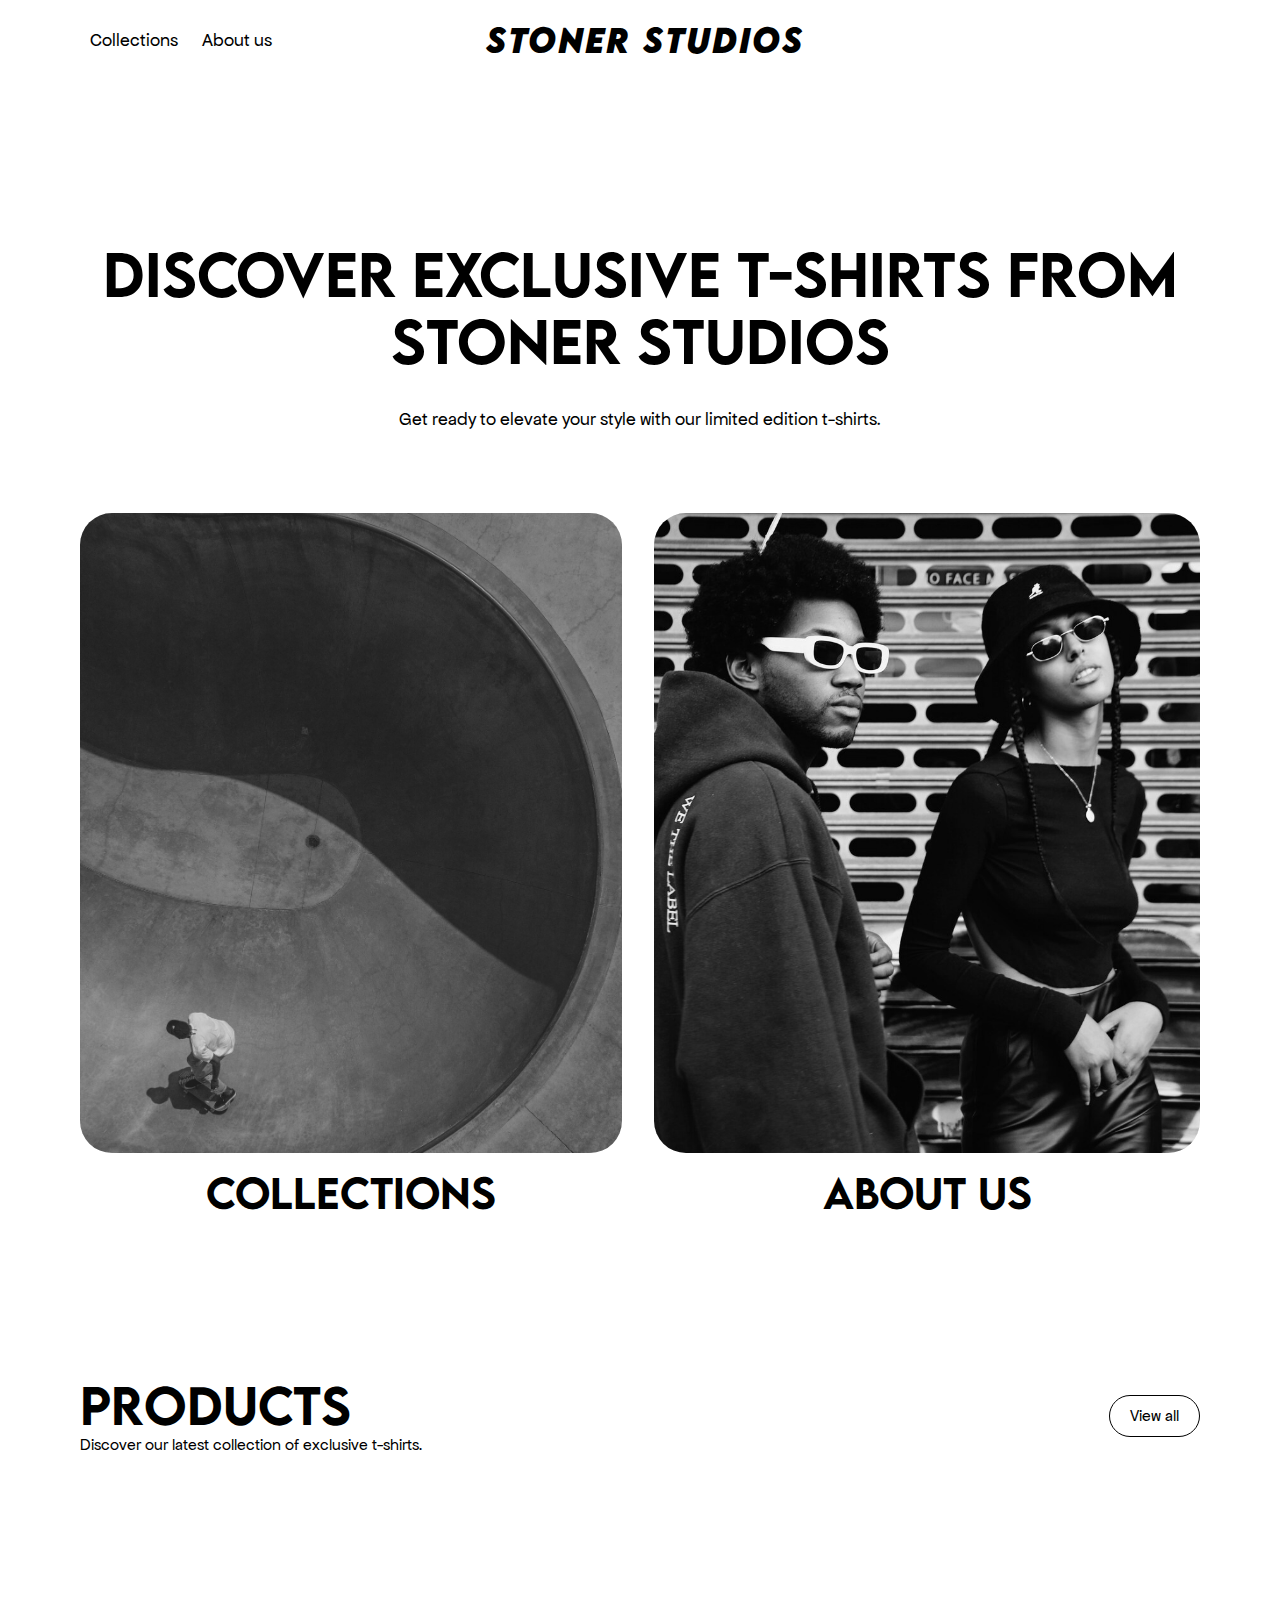
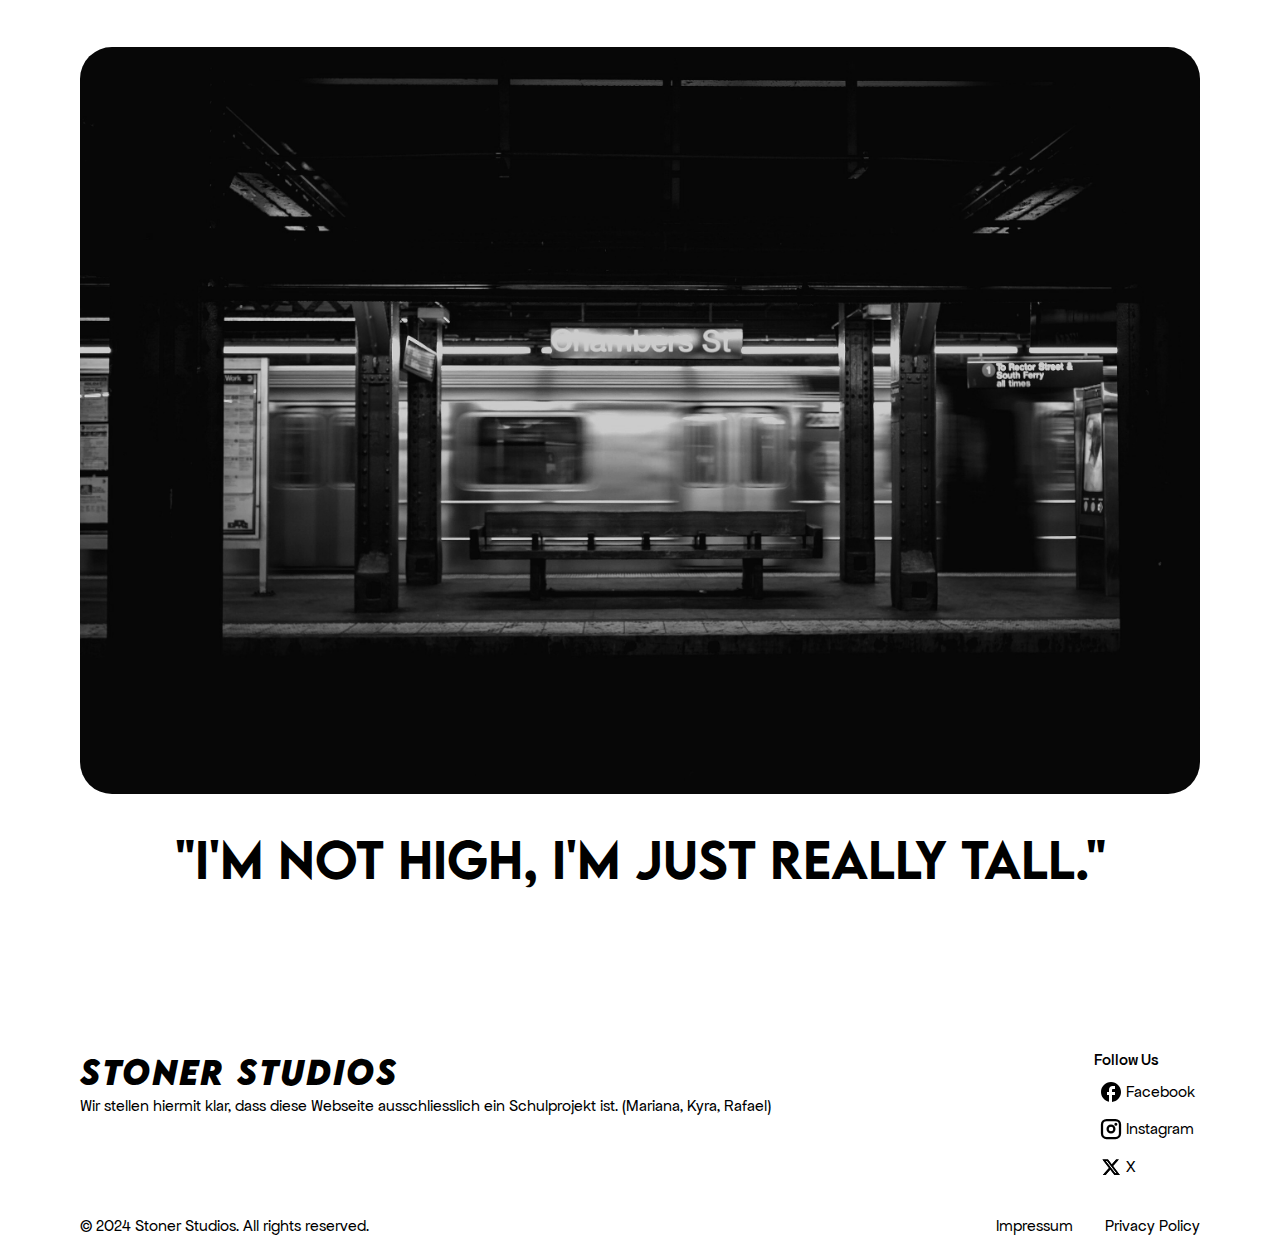
<file: index.html>
<!DOCTYPE html>
<html lang="en">
  <head>
    <meta charset="utf-8" />
    <meta name="viewport" content="width=device-width, initial-scale=1" />
    <title>Home - Stoner Studios</title>
    <link rel="stylesheet" href="./css/common.css" />
    <link rel="stylesheet" href="./css/index.css" />
    <link rel="stylesheet" href="./css/game.css" />
    <link
      id="favicon"
      rel="icon"
      type="image/svg+xml"
      href="./images/favicon/favicon1.svg"
    />
    <link
      rel="stylesheet"
      href="https://cdnjs.cloudflare.com/ajax/libs/font-awesome/4.7.0/css/font-awesome.min.css"
    />
  </head>

  <body>
    <div id="navbar-container"></div>
    <div id="content" style="display: none">
      <!-- hero section-->
      <div class="container">
        <div class="hero_wrapper">
          <h1>
            Discover exclusive t-shirts from <br />
            Stoner Studios
          </h1>
          <div class="margin-small-top">
            <p class="text medium">
              Get ready to elevate your style with our limited edition t-shirts.
            </p>
          </div>
          <!-- two images with links -->
          <div class="two-images_grid">
            <a class="image_link" href="products.html">
              <img
                class="hero_img"
                src="./images/2.jpg"
                alt="Collections Cover Image"
              />
              <h3>Collections</h3>
            </a>
            <a class="image_link" href="about-us.html">
              <img
                class="hero_img"
                src="./images/17.jpg"
                alt="Collections About us Image"
              />
              <h3>About us</h3>
            </a>
          </div>
        </div>
      </div>
      <!-- products section -->
      <div class="container">
        <div class="product_wrapper">
          <!-- products heading -->
          <div class="text_button_wrapper">
            <div class="flex_column">
              <h2>Products</h2>
              <p>Discover our latest collection of exclusive t-shirts.</p>
            </div>
            <a href="products.html"><button>View all</button></a>
          </div>
        </div>

        <!-- products items -->

        <div class="random-product-list" id="random-product-container"></div>
      </div>
      <!-- large img with quote  -->
      <div class="container">
        <div class="img-quote_wrapper">
          <img
            class="img-quote"
            src="images/3.jpg"
            alt="Image of a Subway Station"
          />
          <h2>"I'm not high, I'm just really tall."</h2>
        </div>
      </div>
      <!-- footer -->

      <div id="footer-container"></div>
      <!-- Game -->

      <section>
        <span class="overlay"></span>

        <div class="modal-box">
          <i class="fa-regular fa-circle-check"></i>
          <div class="buttons">
            <button class="close-btn">x</button>
          </div>
          <h2>Play Game</h2>
          <h3>and get 10% off your next purchase</h3>
          <div class="wrapper">
            <ul class="cards">
              <li class="card">
                <div class="view front-view">
                  <img src="images/short_logo.png" alt="icon" />
                </div>
                <div class="view back-view">
                  <img
                    src="images/img-1.png"
                    style="filter: none"
                    alt="card-img"
                  />
                </div>
              </li>
              <li class="card">
                <div class="view front-view">
                  <img src="images/short_logo.png" alt="icon" />
                </div>
                <div class="view back-view">
                  <img
                    src="images/img-6.png"
                    style="filter: none"
                    alt="card-img"
                  />
                </div>
              </li>
              <li class="card">
                <div class="view front-view">
                  <img src="images/short_logo.png" alt="icon" />
                </div>
                <div class="view back-view">
                  <img
                    src="images/img-3.png"
                    style="filter: none"
                    alt="card-img"
                  />
                </div>
              </li>
              <li class="card">
                <div class="view front-view">
                  <img src="images/short_logo.png" alt="icon" />
                </div>
                <div class="view back-view">
                  <img
                    src="images/img-2.png"
                    style="filter: none"
                    alt="card-img"
                  />
                </div>
              </li>
              <li class="card">
                <div class="view front-view">
                  <img src="images/short_logo.png" alt="icon" />
                </div>
                <div class="view back-view">
                  <img
                    src="images/img-1.png"
                    style="filter: none"
                    alt="card-img"
                  />
                </div>
              </li>
              <li class="card">
                <div class="view front-view">
                  <img src="images/short_logo.png" alt="icon" />
                </div>
                <div class="view back-view">
                  <img
                    src="images/img-5.png"
                    style="filter: none"
                    alt="card-img"
                  />
                </div>
              </li>
              <li class="card">
                <div class="view front-view">
                  <img src="images/short_logo.png" alt="icon" />
                </div>
                <div class="view back-view">
                  <img
                    src="images/img-2.png"
                    style="filter: none"
                    alt="card-img"
                  />
                </div>
              </li>
              <li class="card">
                <div class="view front-view">
                  <img src="images/short_logo.png" alt="icon" />
                </div>
                <div class="view back-view">
                  <img
                    src="images/img-6.png"
                    style="filter: none"
                    alt="card-img"
                  />
                </div>
              </li>
              <li class="card">
                <div class="view front-view">
                  <img src="images/short_logo.png" alt="icon" />
                </div>
                <div class="view back-view">
                  <img
                    src="images/img-3.png"
                    style="filter: none"
                    alt="card-img"
                  />
                </div>
              </li>
              <li class="card">
                <div class="view front-view">
                  <img src="images/short_logo.png" alt="icon" />
                </div>
                <div class="view back-view">
                  <img
                    src="images/img-4.png"
                    style="filter: none"
                    alt="card-img"
                  />
                </div>
              </li>
              <li class="card">
                <div class="view front-view">
                  <img src="images/short_logo.png" alt="icon" />
                </div>
                <div class="view back-view">
                  <img
                    src="images/img-5.png"
                    style="filter: none"
                    alt="card-img"
                  />
                </div>
              </li>
              <li class="card">
                <div class="view front-view">
                  <img src="images/short_logo.png" alt="icon" />
                </div>
                <div class="view back-view">
                  <img
                    src="images/img-4.png"
                    style="filter: none"
                    alt="card-img"
                  />
                </div>
              </li>
              <li class="card">
                <div class="view front-view">
                  <img src="images/short_logo.png" alt="icon" />
                </div>
                <div class="view back-view">
                  <img
                    src="images/img-4.png"
                    style="filter: none"
                    alt="card-img"
                  />
                </div>
              </li>
              <li class="card">
                <div class="view front-view">
                  <img src="images/short_logo.png" alt="icon" />
                </div>
                <div class="view back-view">
                  <img
                    src="images/img-4.png"
                    style="filter: none"
                    alt="card-img"
                  />
                </div>
              </li>
              <li class="card">
                <div class="view front-view">
                  <img src="images/short_logo.png" alt="icon" />
                </div>
                <div class="view back-view">
                  <img
                    src="images/img-4.png"
                    style="filter: none"
                    alt="card-img"
                  />
                </div>
              </li>
              <li class="card">
                <div class="view front-view">
                  <img src="images/short_logo.png" alt="icon" />
                </div>
                <div class="view back-view">
                  <img
                    src="images/img-4.png"
                    style="filter: none"
                    alt="card-img"
                  />
                </div>
              </li>
            </ul>
          </div>
          <div class="winning-message" style="display: none">
            <h2>Congratulations!</h2>
            <h3>You have matched all the cards</h3>
            <p>
              Please sign up for the newsletter and receive a 10% discount on
              your next purchase.
            </p>

            <form class="modal-box_wrapper" id="formContainer">
              <input
                class="modal-box-input1"
                type="text"
                id="surname"
                name="surname"
                placeholder="Surname"
              />
              <span id="surname-error" class="error-message"></span>

              <input
                class="modal-box-input2"
                type="text"
                id="name"
                name="name"
                placeholder="Name"
              />
              <span id="name-error" class="error-message"></span>

              <input
                class="email_input modal-box-input3"
                type="text"
                id="email"
                name="email"
                placeholder="E-Mail"
              />
              <span id="email-error" class="error-message"></span>

              <div class="subscribe-container">
                <button class="btn-secondary button" type="submit" id="submit">
                  Subscribe
                </button>
              </div>
            </form>
          </div>
          <div id="spinner" class="spinner" style="display: none">
            <img src="./images/spin.svg" alt="loading" />
          </div>
          <div
            id="success-message"
            class="success-message"
            style="display: none"
          >
            <h2>Thanks for subscribing!</h2>
            <h3>Expect your discount code in your email shortly</h3>
          </div>
        </div>
      </section>
    </div>
    <!-- Javascript -->
    <script src="./js/databaseClient.js"></script>
    <script src="./js/common.js"></script>
    <script src="./js/components.js"></script>
    <script src="./js/game.js"></script>
    <script src="./js/index.js"></script>
  </body>
</html>
</file>
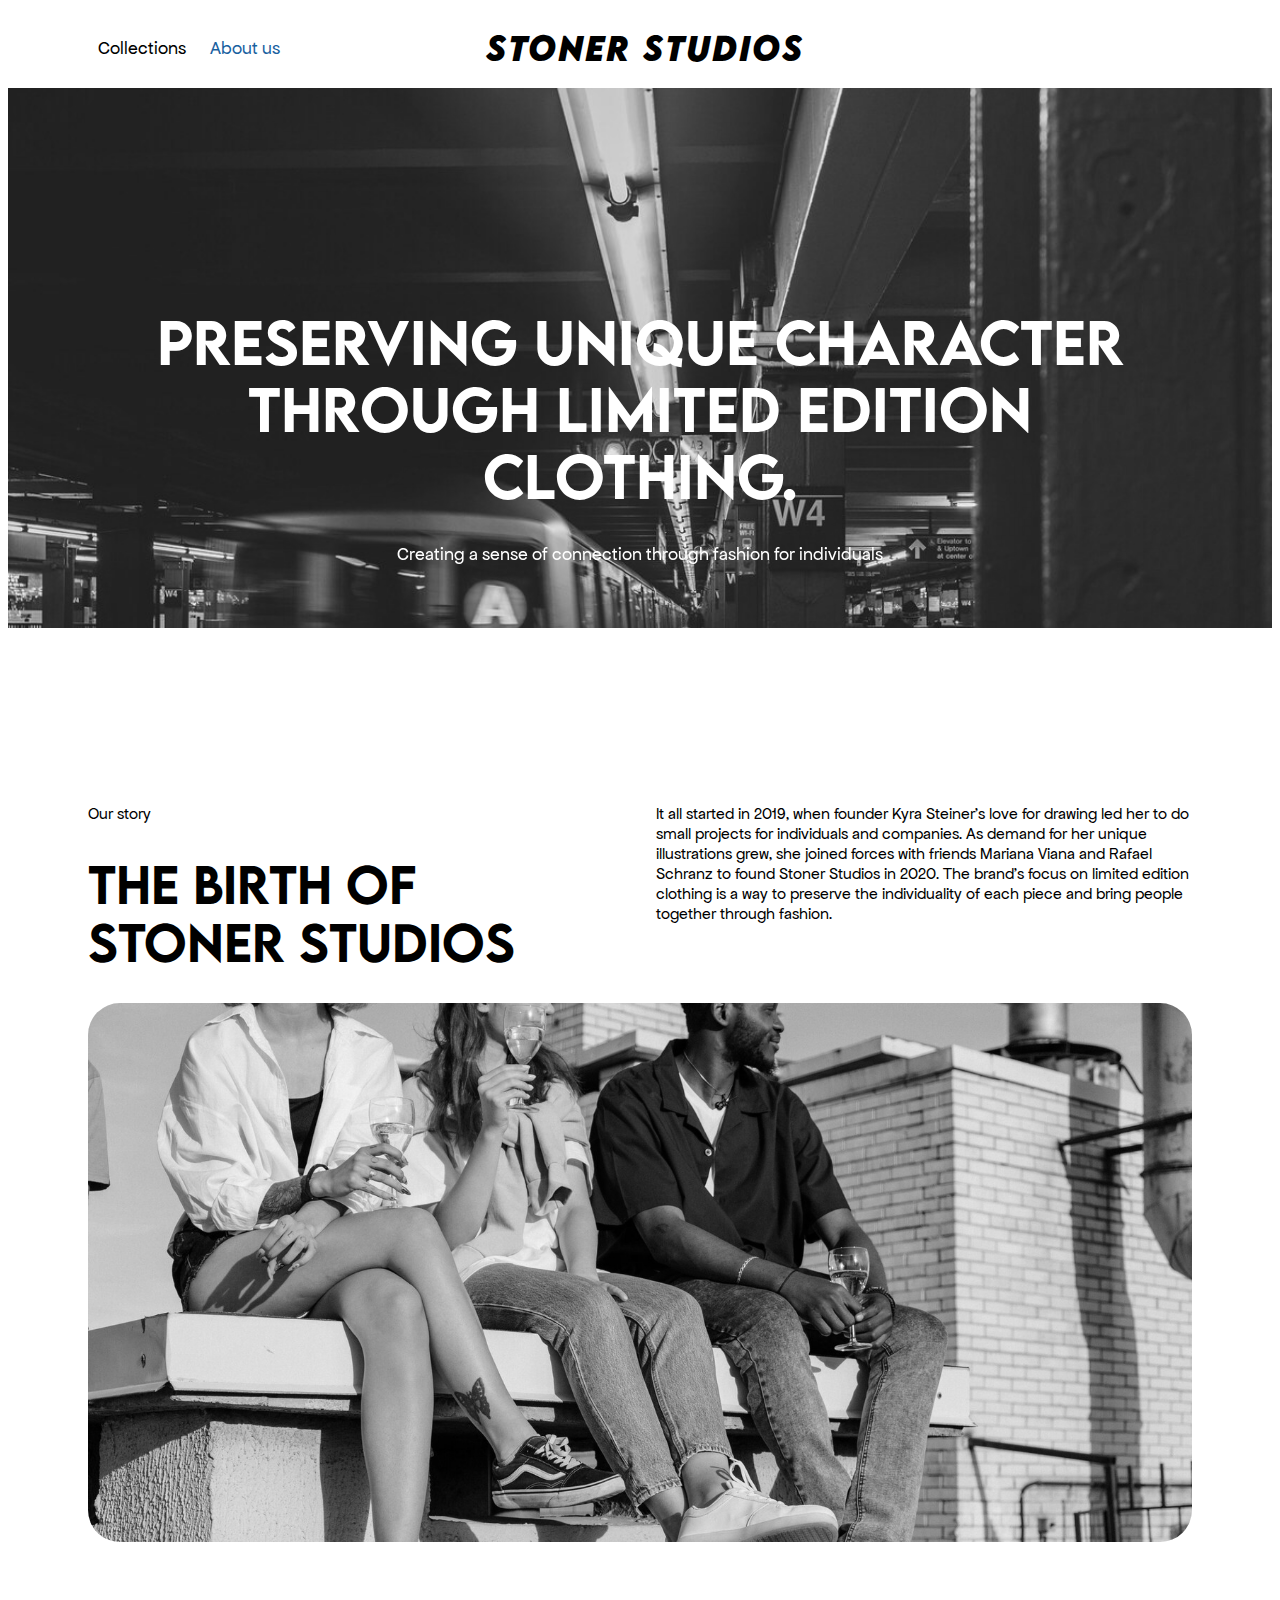
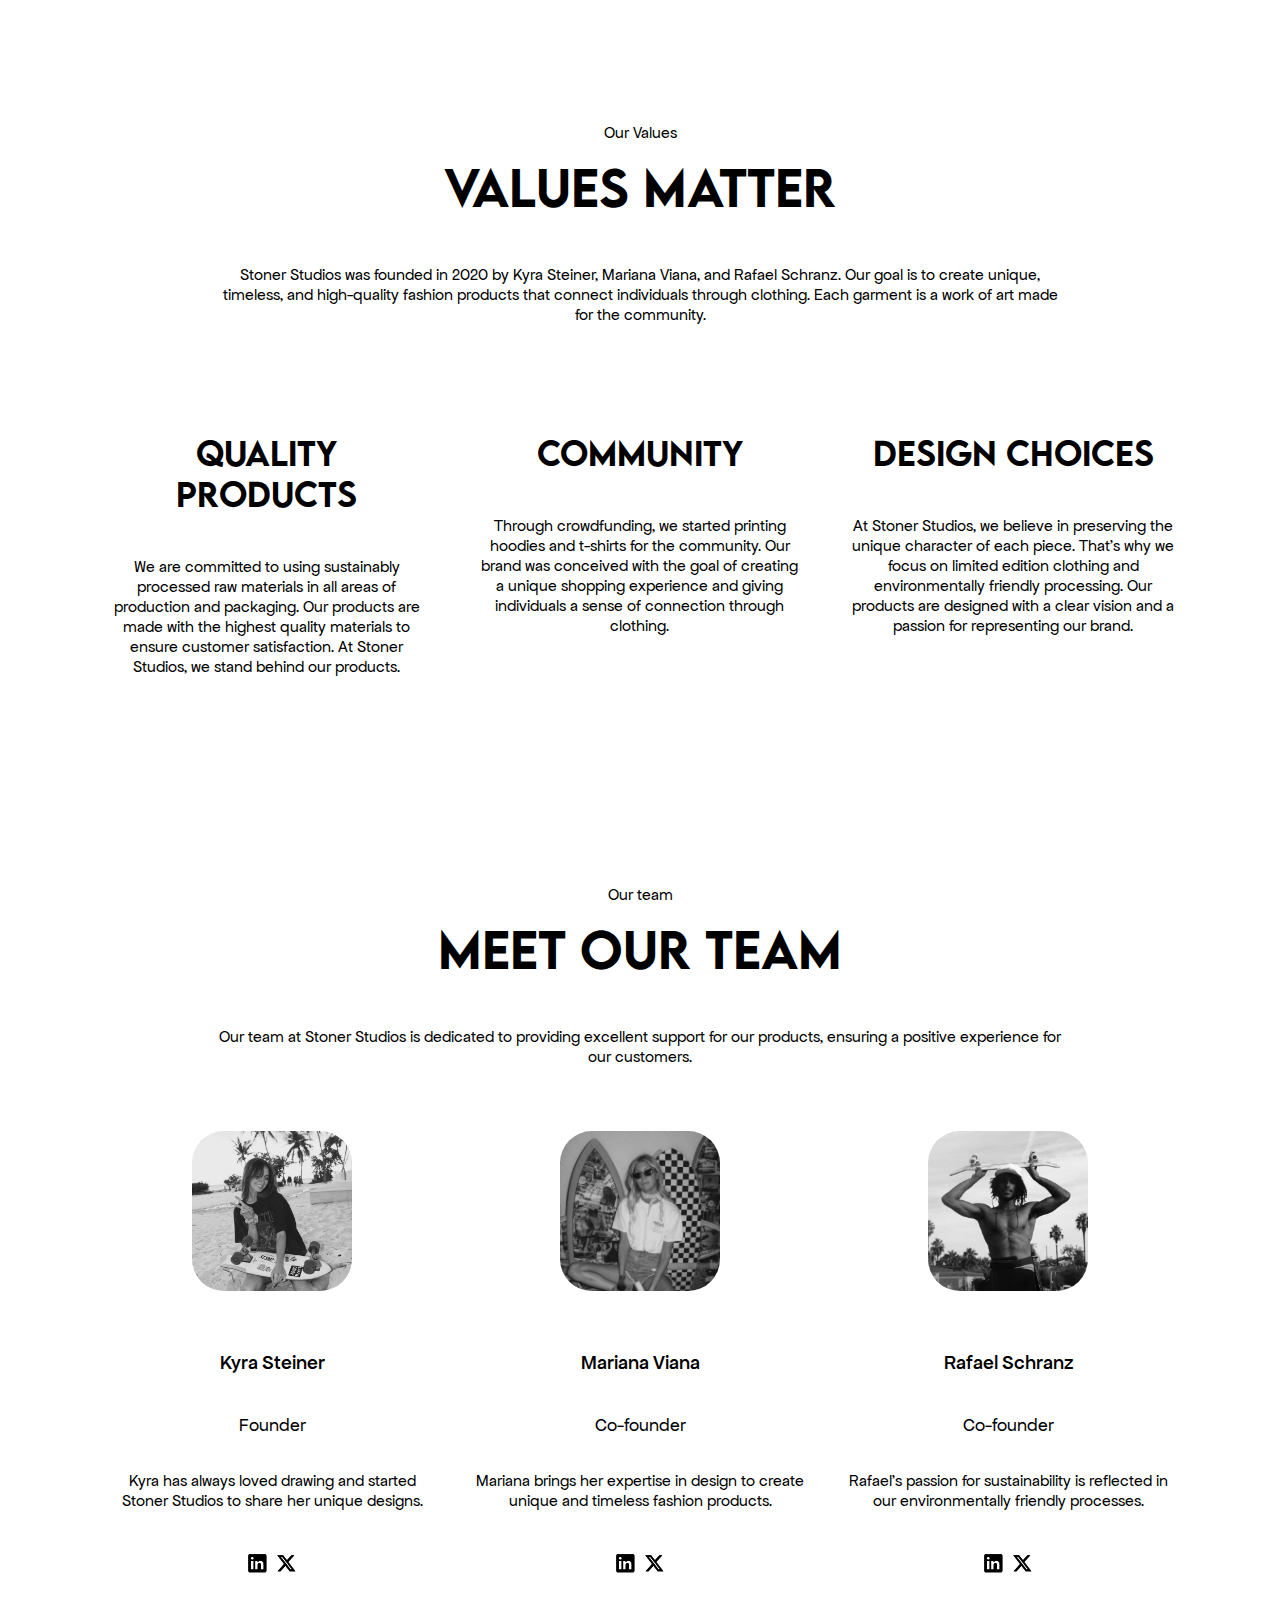
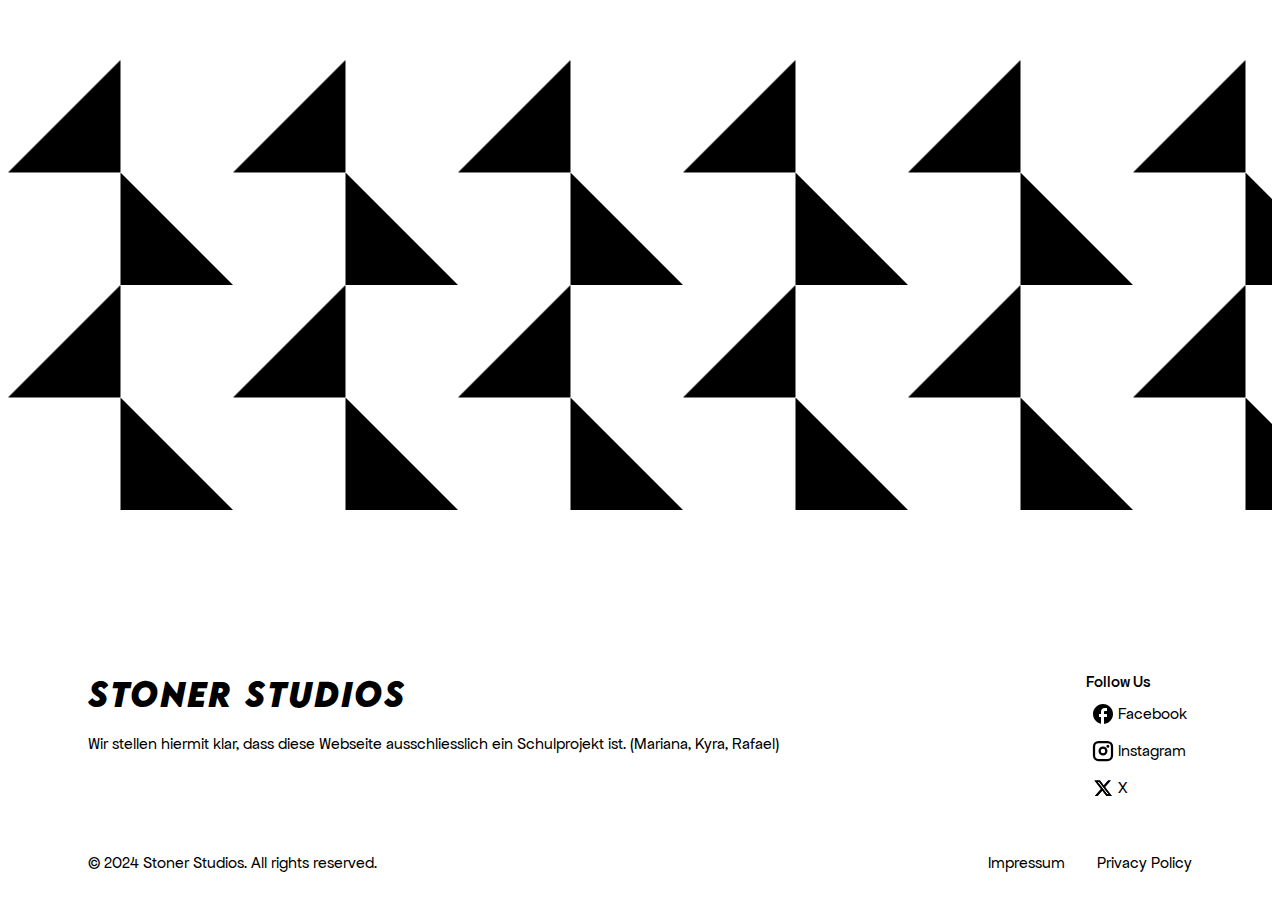
<file: about-us.html>
<!DOCTYPE html>
<html lang="en">
  <head>
    <meta charset="utf-8" />
    <meta name="viewport" content="width=device-width, initial-scale=1" />
    <title>About us - Stoner Studios</title>
    <link rel="stylesheet" href="./css/common.css" />
    <link rel="stylesheet" href="./css/about-us.css" />
    <link
      id="favicon"
      rel="icon"
      type="image/svg+xml"
      href="./images/favicon/favicon1.svg"
    />
    <link
      rel="stylesheet"
      href="https://cdnjs.cloudflare.com/ajax/libs/font-awesome/4.7.0/css/font-awesome.min.css"
    />
  </head>

  <body>
    <!--navbar-->
    <div id="navbar-container"></div>

    <div id="content" style="display: none">
      <!-- hero section-->
      <div class="aboutus_hero_wrapper">
        <div class="hero_text">
          <div class="container">
            <h1>
              Preserving unique character through limited edition clothing.
            </h1>
            <div class="margin-small-top">
              <p class="text medium">
                Creating a sense of connection through fashion for individuals
              </p>
            </div>
          </div>
        </div>
      </div>
      <!-- our story section -->
      <div class="container">
        <!-- our story heading -->
        <div class="ourstory_wrapper">
          <div class="flex_column">
            <p>Our story</p>
            <div class="margin-xsmall-top">
              <h2>The birth of Stoner Studios</h2>
            </div>
          </div>
          <p>
            It all started in 2019, when founder Kyra Steiner's love for drawing
            led her to do small projects for individuals and companies. As
            demand for her unique illustrations grew, she joined forces with
            friends Mariana Viana and Rafael Schranz to found Stoner Studios in
            2020. The brand's focus on limited edition clothing is a way to
            preserve the individuality of each piece and bring people together
            through fashion.
          </p>
        </div>

        <div class="margin-small-top">
          <img
            class="ourstory_img"
            src="images/team_8.jpg"
            alt="Stoner Studios Team"
          />
        </div>
      </div>
    </div>

    <!-- our values section -->
    <div class="container">
      <!-- our values heading -->
      <div class="centered_heading_wrapper">
        <div>
          <p>Our Values</p>
          <div class="margin-xsmall-top">
            <h2>Values matter</h2>
          </div>
        </div>
        <p class="margin-small-top">
          Stoner Studios was founded in 2020 by Kyra Steiner, Mariana Viana, and
          Rafael Schranz. Our goal is to create unique, timeless, and
          high-quality fashion products that connect individuals through
          clothing. Each garment is a work of art made for the community.
        </p>
      </div>
      <div class="ourvalues_wrapper">
        <div class="ourvalues_3item_grid_item">
          <h4>Quality Products</h4>
          <p class="margin-small-top">
            We are committed to using sustainably processed raw materials in all
            areas of production and packaging. Our products are made with the
            highest quality materials to ensure customer satisfaction. At Stoner
            Studios, we stand behind our products.
          </p>
        </div>
        <div class="ourvalues_3item_grid_item">
          <h4>Community</h4>
          <p class="margin-small-top">
            Through crowdfunding, we started printing hoodies and t-shirts for
            the community. Our brand was conceived with the goal of creating a
            unique shopping experience and giving individuals a sense of
            connection through clothing.
          </p>
        </div>
        <div class="ourvalues_3item_grid_item">
          <h4>Design Choices</h4>
          <p class="margin-small-top">
            At Stoner Studios, we believe in preserving the unique character of
            each piece. That's why we focus on limited edition clothing and
            environmentally friendly processing. Our products are designed with
            a clear vision and a passion for representing our brand.
          </p>
        </div>
      </div>
    </div>
    <!-- our values section -->
    <div class="container">
      <!-- our values heading -->
      <div class="centered_heading_wrapper">
        <div>
          <p>Our team</p>
          <div class="margin-xsmall-top">
            <h2>Meet our team</h2>
          </div>
        </div>
        <p class="margin-small-top">
          Our team at Stoner Studios is dedicated to providing excellent support
          for our products, ensuring a positive experience for our customers.
        </p>
      </div>
      <div class="team_wrapper">
        <div class="team_grid_item">
          <img
            class="team_grid_item_image"
            src="./images/Team/kyrasteiner.jpg"
            alt="Kyra Steiner"
          />
          <div class="team_grid_item_text">
            <div>
              <h5>Kyra Steiner</h5>
              <p class="text medium">Founder</p>
            </div>

            <p>
              Kyra has always loved drawing and started Stoner Studios to share
              her unique designs.
            </p>
          </div>
          <div>
            <a
              target="_blank"
              href="https://www.linkedin.com/in/kyra-steiner-1932b525a/"
              ><svg
                class="team_social_icon"
                width="25"
                height="24"
                viewBox="0 0 25 24"
                fill="none"
                xmlns="http://www.w3.org/2000/svg"
              >
                <path
                  fill-rule="evenodd"
                  clip-rule="evenodd"
                  d="M4.83337 3.24268C4.00494 3.24268 3.33337 3.91425 3.33337 4.74268V19.7427C3.33337 20.5711 4.00494 21.2427 4.83337 21.2427H19.8334C20.6618 21.2427 21.3334 20.5711 21.3334 19.7427V4.74268C21.3334 3.91425 20.6618 3.24268 19.8334 3.24268H4.83337ZM8.85413 7.2454C8.85976 8.20165 8.14398 8.79087 7.2946 8.78665C6.49444 8.78243 5.79694 8.1454 5.80116 7.24681C5.80538 6.40165 6.47335 5.72243 7.34101 5.74212C8.22132 5.76181 8.85976 6.40728 8.85413 7.2454ZM12.6131 10.0044H10.0931H10.0917V18.5643H12.7551V18.3646C12.7551 17.9847 12.7548 17.6047 12.7545 17.2246C12.7537 16.2108 12.7528 15.1959 12.758 14.1824C12.7594 13.9363 12.7706 13.6804 12.8339 13.4455C13.0715 12.568 13.8605 12.0013 14.7408 12.1406C15.3061 12.2291 15.6801 12.5568 15.8376 13.0898C15.9347 13.423 15.9783 13.7816 15.9825 14.129C15.9939 15.1766 15.9923 16.2242 15.9907 17.2719C15.9901 17.6417 15.9895 18.0117 15.9895 18.3815V18.5629H18.6614V18.3576C18.6614 17.9056 18.6612 17.4537 18.6609 17.0018C18.6604 15.8723 18.6598 14.7428 18.6628 13.6129C18.6642 13.1024 18.6094 12.599 18.4842 12.1054C18.2972 11.3713 17.9105 10.7638 17.2819 10.3251C16.8361 10.0129 16.3467 9.81178 15.7997 9.78928C15.7374 9.78669 15.6746 9.7833 15.6115 9.77989C15.3318 9.76477 15.0475 9.74941 14.7801 9.80334C14.0151 9.95662 13.343 10.3068 12.8353 10.9241C12.7763 10.9949 12.7186 11.0668 12.6325 11.1741L12.6131 11.1984V10.0044ZM6.01501 18.5671H8.66579V10.01H6.01501V18.5671Z"
                  fill="black"
                />
                <path
                  fill-rule="evenodd"
                  clip-rule="evenodd"
                  d="M4.83337 3.24268C4.00494 3.24268 3.33337 3.91425 3.33337 4.74268V19.7427C3.33337 20.5711 4.00494 21.2427 4.83337 21.2427H19.8334C20.6618 21.2427 21.3334 20.5711 21.3334 19.7427V4.74268C21.3334 3.91425 20.6618 3.24268 19.8334 3.24268H4.83337ZM8.85413 7.2454C8.85976 8.20165 8.14398 8.79087 7.2946 8.78665C6.49444 8.78243 5.79694 8.1454 5.80116 7.24681C5.80538 6.40165 6.47335 5.72243 7.34101 5.74212C8.22132 5.76181 8.85976 6.40728 8.85413 7.2454ZM12.6131 10.0044H10.0931H10.0917V18.5643H12.7551V18.3646C12.7551 17.9847 12.7548 17.6047 12.7545 17.2246C12.7537 16.2108 12.7528 15.1959 12.758 14.1824C12.7594 13.9363 12.7706 13.6804 12.8339 13.4455C13.0715 12.568 13.8605 12.0013 14.7408 12.1406C15.3061 12.2291 15.6801 12.5568 15.8376 13.0898C15.9347 13.423 15.9783 13.7816 15.9825 14.129C15.9939 15.1766 15.9923 16.2242 15.9907 17.2719C15.9901 17.6417 15.9895 18.0117 15.9895 18.3815V18.5629H18.6614V18.3576C18.6614 17.9056 18.6612 17.4537 18.6609 17.0018C18.6604 15.8723 18.6598 14.7428 18.6628 13.6129C18.6642 13.1024 18.6094 12.599 18.4842 12.1054C18.2972 11.3713 17.9105 10.7638 17.2819 10.3251C16.8361 10.0129 16.3467 9.81178 15.7997 9.78928C15.7374 9.78669 15.6746 9.7833 15.6115 9.77989C15.3318 9.76477 15.0475 9.74941 14.7801 9.80334C14.0151 9.95662 13.343 10.3068 12.8353 10.9241C12.7763 10.9949 12.7186 11.0668 12.6325 11.1741L12.6131 11.1984V10.0044ZM6.01501 18.5671H8.66579V10.01H6.01501V18.5671Z"
                  fill="black"
                  fill-opacity="0.2"
                />
                <path
                  fill-rule="evenodd"
                  clip-rule="evenodd"
                  d="M4.83337 3.24268C4.00494 3.24268 3.33337 3.91425 3.33337 4.74268V19.7427C3.33337 20.5711 4.00494 21.2427 4.83337 21.2427H19.8334C20.6618 21.2427 21.3334 20.5711 21.3334 19.7427V4.74268C21.3334 3.91425 20.6618 3.24268 19.8334 3.24268H4.83337ZM8.85413 7.2454C8.85976 8.20165 8.14398 8.79087 7.2946 8.78665C6.49444 8.78243 5.79694 8.1454 5.80116 7.24681C5.80538 6.40165 6.47335 5.72243 7.34101 5.74212C8.22132 5.76181 8.85976 6.40728 8.85413 7.2454ZM12.6131 10.0044H10.0931H10.0917V18.5643H12.7551V18.3646C12.7551 17.9847 12.7548 17.6047 12.7545 17.2246C12.7537 16.2108 12.7528 15.1959 12.758 14.1824C12.7594 13.9363 12.7706 13.6804 12.8339 13.4455C13.0715 12.568 13.8605 12.0013 14.7408 12.1406C15.3061 12.2291 15.6801 12.5568 15.8376 13.0898C15.9347 13.423 15.9783 13.7816 15.9825 14.129C15.9939 15.1766 15.9923 16.2242 15.9907 17.2719C15.9901 17.6417 15.9895 18.0117 15.9895 18.3815V18.5629H18.6614V18.3576C18.6614 17.9056 18.6612 17.4537 18.6609 17.0018C18.6604 15.8723 18.6598 14.7428 18.6628 13.6129C18.6642 13.1024 18.6094 12.599 18.4842 12.1054C18.2972 11.3713 17.9105 10.7638 17.2819 10.3251C16.8361 10.0129 16.3467 9.81178 15.7997 9.78928C15.7374 9.78669 15.6746 9.7833 15.6115 9.77989C15.3318 9.76477 15.0475 9.74941 14.7801 9.80334C14.0151 9.95662 13.343 10.3068 12.8353 10.9241C12.7763 10.9949 12.7186 11.0668 12.6325 11.1741L12.6131 11.1984V10.0044ZM6.01501 18.5671H8.66579V10.01H6.01501V18.5671Z"
                  fill="black"
                  fill-opacity="0.2"
                />
                <path
                  fill-rule="evenodd"
                  clip-rule="evenodd"
                  d="M4.83337 3.24268C4.00494 3.24268 3.33337 3.91425 3.33337 4.74268V19.7427C3.33337 20.5711 4.00494 21.2427 4.83337 21.2427H19.8334C20.6618 21.2427 21.3334 20.5711 21.3334 19.7427V4.74268C21.3334 3.91425 20.6618 3.24268 19.8334 3.24268H4.83337ZM8.85413 7.2454C8.85976 8.20165 8.14398 8.79087 7.2946 8.78665C6.49444 8.78243 5.79694 8.1454 5.80116 7.24681C5.80538 6.40165 6.47335 5.72243 7.34101 5.74212C8.22132 5.76181 8.85976 6.40728 8.85413 7.2454ZM12.6131 10.0044H10.0931H10.0917V18.5643H12.7551V18.3646C12.7551 17.9847 12.7548 17.6047 12.7545 17.2246C12.7537 16.2108 12.7528 15.1959 12.758 14.1824C12.7594 13.9363 12.7706 13.6804 12.8339 13.4455C13.0715 12.568 13.8605 12.0013 14.7408 12.1406C15.3061 12.2291 15.6801 12.5568 15.8376 13.0898C15.9347 13.423 15.9783 13.7816 15.9825 14.129C15.9939 15.1766 15.9923 16.2242 15.9907 17.2719C15.9901 17.6417 15.9895 18.0117 15.9895 18.3815V18.5629H18.6614V18.3576C18.6614 17.9056 18.6612 17.4537 18.6609 17.0018C18.6604 15.8723 18.6598 14.7428 18.6628 13.6129C18.6642 13.1024 18.6094 12.599 18.4842 12.1054C18.2972 11.3713 17.9105 10.7638 17.2819 10.3251C16.8361 10.0129 16.3467 9.81178 15.7997 9.78928C15.7374 9.78669 15.6746 9.7833 15.6115 9.77989C15.3318 9.76477 15.0475 9.74941 14.7801 9.80334C14.0151 9.95662 13.343 10.3068 12.8353 10.9241C12.7763 10.9949 12.7186 11.0668 12.6325 11.1741L12.6131 11.1984V10.0044ZM6.01501 18.5671H8.66579V10.01H6.01501V18.5671Z"
                  fill="black"
                  fill-opacity="0.2"
                />
                <path
                  fill-rule="evenodd"
                  clip-rule="evenodd"
                  d="M4.83337 3.24268C4.00494 3.24268 3.33337 3.91425 3.33337 4.74268V19.7427C3.33337 20.5711 4.00494 21.2427 4.83337 21.2427H19.8334C20.6618 21.2427 21.3334 20.5711 21.3334 19.7427V4.74268C21.3334 3.91425 20.6618 3.24268 19.8334 3.24268H4.83337ZM8.85413 7.2454C8.85976 8.20165 8.14398 8.79087 7.2946 8.78665C6.49444 8.78243 5.79694 8.1454 5.80116 7.24681C5.80538 6.40165 6.47335 5.72243 7.34101 5.74212C8.22132 5.76181 8.85976 6.40728 8.85413 7.2454ZM12.6131 10.0044H10.0931H10.0917V18.5643H12.7551V18.3646C12.7551 17.9847 12.7548 17.6047 12.7545 17.2246C12.7537 16.2108 12.7528 15.1959 12.758 14.1824C12.7594 13.9363 12.7706 13.6804 12.8339 13.4455C13.0715 12.568 13.8605 12.0013 14.7408 12.1406C15.3061 12.2291 15.6801 12.5568 15.8376 13.0898C15.9347 13.423 15.9783 13.7816 15.9825 14.129C15.9939 15.1766 15.9923 16.2242 15.9907 17.2719C15.9901 17.6417 15.9895 18.0117 15.9895 18.3815V18.5629H18.6614V18.3576C18.6614 17.9056 18.6612 17.4537 18.6609 17.0018C18.6604 15.8723 18.6598 14.7428 18.6628 13.6129C18.6642 13.1024 18.6094 12.599 18.4842 12.1054C18.2972 11.3713 17.9105 10.7638 17.2819 10.3251C16.8361 10.0129 16.3467 9.81178 15.7997 9.78928C15.7374 9.78669 15.6746 9.7833 15.6115 9.77989C15.3318 9.76477 15.0475 9.74941 14.7801 9.80334C14.0151 9.95662 13.343 10.3068 12.8353 10.9241C12.7763 10.9949 12.7186 11.0668 12.6325 11.1741L12.6131 11.1984V10.0044ZM6.01501 18.5671H8.66579V10.01H6.01501V18.5671Z"
                  fill="black"
                  fill-opacity="0.2"
                />
                <path
                  fill-rule="evenodd"
                  clip-rule="evenodd"
                  d="M4.83337 3.24268C4.00494 3.24268 3.33337 3.91425 3.33337 4.74268V19.7427C3.33337 20.5711 4.00494 21.2427 4.83337 21.2427H19.8334C20.6618 21.2427 21.3334 20.5711 21.3334 19.7427V4.74268C21.3334 3.91425 20.6618 3.24268 19.8334 3.24268H4.83337ZM8.85413 7.2454C8.85976 8.20165 8.14398 8.79087 7.2946 8.78665C6.49444 8.78243 5.79694 8.1454 5.80116 7.24681C5.80538 6.40165 6.47335 5.72243 7.34101 5.74212C8.22132 5.76181 8.85976 6.40728 8.85413 7.2454ZM12.6131 10.0044H10.0931H10.0917V18.5643H12.7551V18.3646C12.7551 17.9847 12.7548 17.6047 12.7545 17.2246C12.7537 16.2108 12.7528 15.1959 12.758 14.1824C12.7594 13.9363 12.7706 13.6804 12.8339 13.4455C13.0715 12.568 13.8605 12.0013 14.7408 12.1406C15.3061 12.2291 15.6801 12.5568 15.8376 13.0898C15.9347 13.423 15.9783 13.7816 15.9825 14.129C15.9939 15.1766 15.9923 16.2242 15.9907 17.2719C15.9901 17.6417 15.9895 18.0117 15.9895 18.3815V18.5629H18.6614V18.3576C18.6614 17.9056 18.6612 17.4537 18.6609 17.0018C18.6604 15.8723 18.6598 14.7428 18.6628 13.6129C18.6642 13.1024 18.6094 12.599 18.4842 12.1054C18.2972 11.3713 17.9105 10.7638 17.2819 10.3251C16.8361 10.0129 16.3467 9.81178 15.7997 9.78928C15.7374 9.78669 15.6746 9.7833 15.6115 9.77989C15.3318 9.76477 15.0475 9.74941 14.7801 9.80334C14.0151 9.95662 13.343 10.3068 12.8353 10.9241C12.7763 10.9949 12.7186 11.0668 12.6325 11.1741L12.6131 11.1984V10.0044ZM6.01501 18.5671H8.66579V10.01H6.01501V18.5671Z"
                  fill="black"
                  fill-opacity="0.2"
                />
                <path
                  fill-rule="evenodd"
                  clip-rule="evenodd"
                  d="M4.83337 3.24268C4.00494 3.24268 3.33337 3.91425 3.33337 4.74268V19.7427C3.33337 20.5711 4.00494 21.2427 4.83337 21.2427H19.8334C20.6618 21.2427 21.3334 20.5711 21.3334 19.7427V4.74268C21.3334 3.91425 20.6618 3.24268 19.8334 3.24268H4.83337ZM8.85413 7.2454C8.85976 8.20165 8.14398 8.79087 7.2946 8.78665C6.49444 8.78243 5.79694 8.1454 5.80116 7.24681C5.80538 6.40165 6.47335 5.72243 7.34101 5.74212C8.22132 5.76181 8.85976 6.40728 8.85413 7.2454ZM12.6131 10.0044H10.0931H10.0917V18.5643H12.7551V18.3646C12.7551 17.9847 12.7548 17.6047 12.7545 17.2246C12.7537 16.2108 12.7528 15.1959 12.758 14.1824C12.7594 13.9363 12.7706 13.6804 12.8339 13.4455C13.0715 12.568 13.8605 12.0013 14.7408 12.1406C15.3061 12.2291 15.6801 12.5568 15.8376 13.0898C15.9347 13.423 15.9783 13.7816 15.9825 14.129C15.9939 15.1766 15.9923 16.2242 15.9907 17.2719C15.9901 17.6417 15.9895 18.0117 15.9895 18.3815V18.5629H18.6614V18.3576C18.6614 17.9056 18.6612 17.4537 18.6609 17.0018C18.6604 15.8723 18.6598 14.7428 18.6628 13.6129C18.6642 13.1024 18.6094 12.599 18.4842 12.1054C18.2972 11.3713 17.9105 10.7638 17.2819 10.3251C16.8361 10.0129 16.3467 9.81178 15.7997 9.78928C15.7374 9.78669 15.6746 9.7833 15.6115 9.77989C15.3318 9.76477 15.0475 9.74941 14.7801 9.80334C14.0151 9.95662 13.343 10.3068 12.8353 10.9241C12.7763 10.9949 12.7186 11.0668 12.6325 11.1741L12.6131 11.1984V10.0044ZM6.01501 18.5671H8.66579V10.01H6.01501V18.5671Z"
                  fill="black"
                  fill-opacity="0.2"
                />
                <path
                  fill-rule="evenodd"
                  clip-rule="evenodd"
                  d="M4.83337 3.24268C4.00494 3.24268 3.33337 3.91425 3.33337 4.74268V19.7427C3.33337 20.5711 4.00494 21.2427 4.83337 21.2427H19.8334C20.6618 21.2427 21.3334 20.5711 21.3334 19.7427V4.74268C21.3334 3.91425 20.6618 3.24268 19.8334 3.24268H4.83337ZM8.85413 7.2454C8.85976 8.20165 8.14398 8.79087 7.2946 8.78665C6.49444 8.78243 5.79694 8.1454 5.80116 7.24681C5.80538 6.40165 6.47335 5.72243 7.34101 5.74212C8.22132 5.76181 8.85976 6.40728 8.85413 7.2454ZM12.6131 10.0044H10.0931H10.0917V18.5643H12.7551V18.3646C12.7551 17.9847 12.7548 17.6047 12.7545 17.2246C12.7537 16.2108 12.7528 15.1959 12.758 14.1824C12.7594 13.9363 12.7706 13.6804 12.8339 13.4455C13.0715 12.568 13.8605 12.0013 14.7408 12.1406C15.3061 12.2291 15.6801 12.5568 15.8376 13.0898C15.9347 13.423 15.9783 13.7816 15.9825 14.129C15.9939 15.1766 15.9923 16.2242 15.9907 17.2719C15.9901 17.6417 15.9895 18.0117 15.9895 18.3815V18.5629H18.6614V18.3576C18.6614 17.9056 18.6612 17.4537 18.6609 17.0018C18.6604 15.8723 18.6598 14.7428 18.6628 13.6129C18.6642 13.1024 18.6094 12.599 18.4842 12.1054C18.2972 11.3713 17.9105 10.7638 17.2819 10.3251C16.8361 10.0129 16.3467 9.81178 15.7997 9.78928C15.7374 9.78669 15.6746 9.7833 15.6115 9.77989C15.3318 9.76477 15.0475 9.74941 14.7801 9.80334C14.0151 9.95662 13.343 10.3068 12.8353 10.9241C12.7763 10.9949 12.7186 11.0668 12.6325 11.1741L12.6131 11.1984V10.0044ZM6.01501 18.5671H8.66579V10.01H6.01501V18.5671Z"
                  fill="black"
                  fill-opacity="0.2"
                />
                <path
                  fill-rule="evenodd"
                  clip-rule="evenodd"
                  d="M4.83337 3.24268C4.00494 3.24268 3.33337 3.91425 3.33337 4.74268V19.7427C3.33337 20.5711 4.00494 21.2427 4.83337 21.2427H19.8334C20.6618 21.2427 21.3334 20.5711 21.3334 19.7427V4.74268C21.3334 3.91425 20.6618 3.24268 19.8334 3.24268H4.83337ZM8.85413 7.2454C8.85976 8.20165 8.14398 8.79087 7.2946 8.78665C6.49444 8.78243 5.79694 8.1454 5.80116 7.24681C5.80538 6.40165 6.47335 5.72243 7.34101 5.74212C8.22132 5.76181 8.85976 6.40728 8.85413 7.2454ZM12.6131 10.0044H10.0931H10.0917V18.5643H12.7551V18.3646C12.7551 17.9847 12.7548 17.6047 12.7545 17.2246C12.7537 16.2108 12.7528 15.1959 12.758 14.1824C12.7594 13.9363 12.7706 13.6804 12.8339 13.4455C13.0715 12.568 13.8605 12.0013 14.7408 12.1406C15.3061 12.2291 15.6801 12.5568 15.8376 13.0898C15.9347 13.423 15.9783 13.7816 15.9825 14.129C15.9939 15.1766 15.9923 16.2242 15.9907 17.2719C15.9901 17.6417 15.9895 18.0117 15.9895 18.3815V18.5629H18.6614V18.3576C18.6614 17.9056 18.6612 17.4537 18.6609 17.0018C18.6604 15.8723 18.6598 14.7428 18.6628 13.6129C18.6642 13.1024 18.6094 12.599 18.4842 12.1054C18.2972 11.3713 17.9105 10.7638 17.2819 10.3251C16.8361 10.0129 16.3467 9.81178 15.7997 9.78928C15.7374 9.78669 15.6746 9.7833 15.6115 9.77989C15.3318 9.76477 15.0475 9.74941 14.7801 9.80334C14.0151 9.95662 13.343 10.3068 12.8353 10.9241C12.7763 10.9949 12.7186 11.0668 12.6325 11.1741L12.6131 11.1984V10.0044ZM6.01501 18.5671H8.66579V10.01H6.01501V18.5671Z"
                  fill="black"
                  fill-opacity="0.2"
                />
              </svg>
            </a>
            <a target="_blank" href="https://x.com/">
              <svg
                width="25"
                height="24"
                viewBox="0 0 25 24"
                fill="none"
                xmlns="http://www.w3.org/2000/svg"
                class="team_social_icon"
              >
                <path
                  d="M17.5095 4.24268H20.2696L14.2395 11.0201L21.3334 20.2427H15.779L11.4285 14.6493L6.4506 20.2427H3.68881L10.1385 12.9935L3.33337 4.24268H9.02882L12.9613 9.3553L17.5095 4.24268ZM16.5407 18.6181H18.0702L8.19778 5.78196H6.55657L16.5407 18.6181Z"
                  fill="black"
                />
                <path
                  d="M17.5095 4.24268H20.2696L14.2395 11.0201L21.3334 20.2427H15.779L11.4285 14.6493L6.4506 20.2427H3.68881L10.1385 12.9935L3.33337 4.24268H9.02882L12.9613 9.3553L17.5095 4.24268ZM16.5407 18.6181H18.0702L8.19778 5.78196H6.55657L16.5407 18.6181Z"
                  fill="black"
                  fill-opacity="0.2"
                />
                <path
                  d="M17.5095 4.24268H20.2696L14.2395 11.0201L21.3334 20.2427H15.779L11.4285 14.6493L6.4506 20.2427H3.68881L10.1385 12.9935L3.33337 4.24268H9.02882L12.9613 9.3553L17.5095 4.24268ZM16.5407 18.6181H18.0702L8.19778 5.78196H6.55657L16.5407 18.6181Z"
                  fill="black"
                  fill-opacity="0.2"
                />
                <path
                  d="M17.5095 4.24268H20.2696L14.2395 11.0201L21.3334 20.2427H15.779L11.4285 14.6493L6.4506 20.2427H3.68881L10.1385 12.9935L3.33337 4.24268H9.02882L12.9613 9.3553L17.5095 4.24268ZM16.5407 18.6181H18.0702L8.19778 5.78196H6.55657L16.5407 18.6181Z"
                  fill="black"
                  fill-opacity="0.2"
                />
                <path
                  d="M17.5095 4.24268H20.2696L14.2395 11.0201L21.3334 20.2427H15.779L11.4285 14.6493L6.4506 20.2427H3.68881L10.1385 12.9935L3.33337 4.24268H9.02882L12.9613 9.3553L17.5095 4.24268ZM16.5407 18.6181H18.0702L8.19778 5.78196H6.55657L16.5407 18.6181Z"
                  fill="black"
                  fill-opacity="0.2"
                />
                <path
                  d="M17.5095 4.24268H20.2696L14.2395 11.0201L21.3334 20.2427H15.779L11.4285 14.6493L6.4506 20.2427H3.68881L10.1385 12.9935L3.33337 4.24268H9.02882L12.9613 9.3553L17.5095 4.24268ZM16.5407 18.6181H18.0702L8.19778 5.78196H6.55657L16.5407 18.6181Z"
                  fill="black"
                  fill-opacity="0.2"
                />
                <path
                  d="M17.5095 4.24268H20.2696L14.2395 11.0201L21.3334 20.2427H15.779L11.4285 14.6493L6.4506 20.2427H3.68881L10.1385 12.9935L3.33337 4.24268H9.02882L12.9613 9.3553L17.5095 4.24268ZM16.5407 18.6181H18.0702L8.19778 5.78196H6.55657L16.5407 18.6181Z"
                  fill="black"
                  fill-opacity="0.2"
                />
                <path
                  d="M17.5095 4.24268H20.2696L14.2395 11.0201L21.3334 20.2427H15.779L11.4285 14.6493L6.4506 20.2427H3.68881L10.1385 12.9935L3.33337 4.24268H9.02882L12.9613 9.3553L17.5095 4.24268ZM16.5407 18.6181H18.0702L8.19778 5.78196H6.55657L16.5407 18.6181Z"
                  fill="black"
                  fill-opacity="0.2"
                />
                <path
                  d="M17.5095 4.24268H20.2696L14.2395 11.0201L21.3334 20.2427H15.779L11.4285 14.6493L6.4506 20.2427H3.68881L10.1385 12.9935L3.33337 4.24268H9.02882L12.9613 9.3553L17.5095 4.24268ZM16.5407 18.6181H18.0702L8.19778 5.78196H6.55657L16.5407 18.6181Z"
                  fill="black"
                  fill-opacity="0.2"
                />
              </svg>
            </a>
          </div>
        </div>
        <div class="team_grid_item">
          <img
            class="team_grid_item_image"
            src="./images/Team/marianaviana.jpeg"
            alt="Mariana Viana"
          />
          <div class="team_grid_item_text">
            <div>
              <h5>Mariana Viana</h5>
              <p class="text medium">Co-founder</p>
            </div>
            <p>
              Mariana brings her expertise in design to create unique and
              timeless fashion products.
            </p>
          </div>
          <div>
            <a
              target="_blank"
              href="https://www.linkedin.com/in/mariana-de-castro-viana/"
              ><svg
                class="team_social_icon"
                width="25"
                height="24"
                viewBox="0 0 25 24"
                fill="none"
                xmlns="http://www.w3.org/2000/svg"
              >
                <path
                  fill-rule="evenodd"
                  clip-rule="evenodd"
                  d="M4.83337 3.24268C4.00494 3.24268 3.33337 3.91425 3.33337 4.74268V19.7427C3.33337 20.5711 4.00494 21.2427 4.83337 21.2427H19.8334C20.6618 21.2427 21.3334 20.5711 21.3334 19.7427V4.74268C21.3334 3.91425 20.6618 3.24268 19.8334 3.24268H4.83337ZM8.85413 7.2454C8.85976 8.20165 8.14398 8.79087 7.2946 8.78665C6.49444 8.78243 5.79694 8.1454 5.80116 7.24681C5.80538 6.40165 6.47335 5.72243 7.34101 5.74212C8.22132 5.76181 8.85976 6.40728 8.85413 7.2454ZM12.6131 10.0044H10.0931H10.0917V18.5643H12.7551V18.3646C12.7551 17.9847 12.7548 17.6047 12.7545 17.2246C12.7537 16.2108 12.7528 15.1959 12.758 14.1824C12.7594 13.9363 12.7706 13.6804 12.8339 13.4455C13.0715 12.568 13.8605 12.0013 14.7408 12.1406C15.3061 12.2291 15.6801 12.5568 15.8376 13.0898C15.9347 13.423 15.9783 13.7816 15.9825 14.129C15.9939 15.1766 15.9923 16.2242 15.9907 17.2719C15.9901 17.6417 15.9895 18.0117 15.9895 18.3815V18.5629H18.6614V18.3576C18.6614 17.9056 18.6612 17.4537 18.6609 17.0018C18.6604 15.8723 18.6598 14.7428 18.6628 13.6129C18.6642 13.1024 18.6094 12.599 18.4842 12.1054C18.2972 11.3713 17.9105 10.7638 17.2819 10.3251C16.8361 10.0129 16.3467 9.81178 15.7997 9.78928C15.7374 9.78669 15.6746 9.7833 15.6115 9.77989C15.3318 9.76477 15.0475 9.74941 14.7801 9.80334C14.0151 9.95662 13.343 10.3068 12.8353 10.9241C12.7763 10.9949 12.7186 11.0668 12.6325 11.1741L12.6131 11.1984V10.0044ZM6.01501 18.5671H8.66579V10.01H6.01501V18.5671Z"
                  fill="black"
                />
                <path
                  fill-rule="evenodd"
                  clip-rule="evenodd"
                  d="M4.83337 3.24268C4.00494 3.24268 3.33337 3.91425 3.33337 4.74268V19.7427C3.33337 20.5711 4.00494 21.2427 4.83337 21.2427H19.8334C20.6618 21.2427 21.3334 20.5711 21.3334 19.7427V4.74268C21.3334 3.91425 20.6618 3.24268 19.8334 3.24268H4.83337ZM8.85413 7.2454C8.85976 8.20165 8.14398 8.79087 7.2946 8.78665C6.49444 8.78243 5.79694 8.1454 5.80116 7.24681C5.80538 6.40165 6.47335 5.72243 7.34101 5.74212C8.22132 5.76181 8.85976 6.40728 8.85413 7.2454ZM12.6131 10.0044H10.0931H10.0917V18.5643H12.7551V18.3646C12.7551 17.9847 12.7548 17.6047 12.7545 17.2246C12.7537 16.2108 12.7528 15.1959 12.758 14.1824C12.7594 13.9363 12.7706 13.6804 12.8339 13.4455C13.0715 12.568 13.8605 12.0013 14.7408 12.1406C15.3061 12.2291 15.6801 12.5568 15.8376 13.0898C15.9347 13.423 15.9783 13.7816 15.9825 14.129C15.9939 15.1766 15.9923 16.2242 15.9907 17.2719C15.9901 17.6417 15.9895 18.0117 15.9895 18.3815V18.5629H18.6614V18.3576C18.6614 17.9056 18.6612 17.4537 18.6609 17.0018C18.6604 15.8723 18.6598 14.7428 18.6628 13.6129C18.6642 13.1024 18.6094 12.599 18.4842 12.1054C18.2972 11.3713 17.9105 10.7638 17.2819 10.3251C16.8361 10.0129 16.3467 9.81178 15.7997 9.78928C15.7374 9.78669 15.6746 9.7833 15.6115 9.77989C15.3318 9.76477 15.0475 9.74941 14.7801 9.80334C14.0151 9.95662 13.343 10.3068 12.8353 10.9241C12.7763 10.9949 12.7186 11.0668 12.6325 11.1741L12.6131 11.1984V10.0044ZM6.01501 18.5671H8.66579V10.01H6.01501V18.5671Z"
                  fill="black"
                  fill-opacity="0.2"
                />
                <path
                  fill-rule="evenodd"
                  clip-rule="evenodd"
                  d="M4.83337 3.24268C4.00494 3.24268 3.33337 3.91425 3.33337 4.74268V19.7427C3.33337 20.5711 4.00494 21.2427 4.83337 21.2427H19.8334C20.6618 21.2427 21.3334 20.5711 21.3334 19.7427V4.74268C21.3334 3.91425 20.6618 3.24268 19.8334 3.24268H4.83337ZM8.85413 7.2454C8.85976 8.20165 8.14398 8.79087 7.2946 8.78665C6.49444 8.78243 5.79694 8.1454 5.80116 7.24681C5.80538 6.40165 6.47335 5.72243 7.34101 5.74212C8.22132 5.76181 8.85976 6.40728 8.85413 7.2454ZM12.6131 10.0044H10.0931H10.0917V18.5643H12.7551V18.3646C12.7551 17.9847 12.7548 17.6047 12.7545 17.2246C12.7537 16.2108 12.7528 15.1959 12.758 14.1824C12.7594 13.9363 12.7706 13.6804 12.8339 13.4455C13.0715 12.568 13.8605 12.0013 14.7408 12.1406C15.3061 12.2291 15.6801 12.5568 15.8376 13.0898C15.9347 13.423 15.9783 13.7816 15.9825 14.129C15.9939 15.1766 15.9923 16.2242 15.9907 17.2719C15.9901 17.6417 15.9895 18.0117 15.9895 18.3815V18.5629H18.6614V18.3576C18.6614 17.9056 18.6612 17.4537 18.6609 17.0018C18.6604 15.8723 18.6598 14.7428 18.6628 13.6129C18.6642 13.1024 18.6094 12.599 18.4842 12.1054C18.2972 11.3713 17.9105 10.7638 17.2819 10.3251C16.8361 10.0129 16.3467 9.81178 15.7997 9.78928C15.7374 9.78669 15.6746 9.7833 15.6115 9.77989C15.3318 9.76477 15.0475 9.74941 14.7801 9.80334C14.0151 9.95662 13.343 10.3068 12.8353 10.9241C12.7763 10.9949 12.7186 11.0668 12.6325 11.1741L12.6131 11.1984V10.0044ZM6.01501 18.5671H8.66579V10.01H6.01501V18.5671Z"
                  fill="black"
                  fill-opacity="0.2"
                />
                <path
                  fill-rule="evenodd"
                  clip-rule="evenodd"
                  d="M4.83337 3.24268C4.00494 3.24268 3.33337 3.91425 3.33337 4.74268V19.7427C3.33337 20.5711 4.00494 21.2427 4.83337 21.2427H19.8334C20.6618 21.2427 21.3334 20.5711 21.3334 19.7427V4.74268C21.3334 3.91425 20.6618 3.24268 19.8334 3.24268H4.83337ZM8.85413 7.2454C8.85976 8.20165 8.14398 8.79087 7.2946 8.78665C6.49444 8.78243 5.79694 8.1454 5.80116 7.24681C5.80538 6.40165 6.47335 5.72243 7.34101 5.74212C8.22132 5.76181 8.85976 6.40728 8.85413 7.2454ZM12.6131 10.0044H10.0931H10.0917V18.5643H12.7551V18.3646C12.7551 17.9847 12.7548 17.6047 12.7545 17.2246C12.7537 16.2108 12.7528 15.1959 12.758 14.1824C12.7594 13.9363 12.7706 13.6804 12.8339 13.4455C13.0715 12.568 13.8605 12.0013 14.7408 12.1406C15.3061 12.2291 15.6801 12.5568 15.8376 13.0898C15.9347 13.423 15.9783 13.7816 15.9825 14.129C15.9939 15.1766 15.9923 16.2242 15.9907 17.2719C15.9901 17.6417 15.9895 18.0117 15.9895 18.3815V18.5629H18.6614V18.3576C18.6614 17.9056 18.6612 17.4537 18.6609 17.0018C18.6604 15.8723 18.6598 14.7428 18.6628 13.6129C18.6642 13.1024 18.6094 12.599 18.4842 12.1054C18.2972 11.3713 17.9105 10.7638 17.2819 10.3251C16.8361 10.0129 16.3467 9.81178 15.7997 9.78928C15.7374 9.78669 15.6746 9.7833 15.6115 9.77989C15.3318 9.76477 15.0475 9.74941 14.7801 9.80334C14.0151 9.95662 13.343 10.3068 12.8353 10.9241C12.7763 10.9949 12.7186 11.0668 12.6325 11.1741L12.6131 11.1984V10.0044ZM6.01501 18.5671H8.66579V10.01H6.01501V18.5671Z"
                  fill="black"
                  fill-opacity="0.2"
                />
                <path
                  fill-rule="evenodd"
                  clip-rule="evenodd"
                  d="M4.83337 3.24268C4.00494 3.24268 3.33337 3.91425 3.33337 4.74268V19.7427C3.33337 20.5711 4.00494 21.2427 4.83337 21.2427H19.8334C20.6618 21.2427 21.3334 20.5711 21.3334 19.7427V4.74268C21.3334 3.91425 20.6618 3.24268 19.8334 3.24268H4.83337ZM8.85413 7.2454C8.85976 8.20165 8.14398 8.79087 7.2946 8.78665C6.49444 8.78243 5.79694 8.1454 5.80116 7.24681C5.80538 6.40165 6.47335 5.72243 7.34101 5.74212C8.22132 5.76181 8.85976 6.40728 8.85413 7.2454ZM12.6131 10.0044H10.0931H10.0917V18.5643H12.7551V18.3646C12.7551 17.9847 12.7548 17.6047 12.7545 17.2246C12.7537 16.2108 12.7528 15.1959 12.758 14.1824C12.7594 13.9363 12.7706 13.6804 12.8339 13.4455C13.0715 12.568 13.8605 12.0013 14.7408 12.1406C15.3061 12.2291 15.6801 12.5568 15.8376 13.0898C15.9347 13.423 15.9783 13.7816 15.9825 14.129C15.9939 15.1766 15.9923 16.2242 15.9907 17.2719C15.9901 17.6417 15.9895 18.0117 15.9895 18.3815V18.5629H18.6614V18.3576C18.6614 17.9056 18.6612 17.4537 18.6609 17.0018C18.6604 15.8723 18.6598 14.7428 18.6628 13.6129C18.6642 13.1024 18.6094 12.599 18.4842 12.1054C18.2972 11.3713 17.9105 10.7638 17.2819 10.3251C16.8361 10.0129 16.3467 9.81178 15.7997 9.78928C15.7374 9.78669 15.6746 9.7833 15.6115 9.77989C15.3318 9.76477 15.0475 9.74941 14.7801 9.80334C14.0151 9.95662 13.343 10.3068 12.8353 10.9241C12.7763 10.9949 12.7186 11.0668 12.6325 11.1741L12.6131 11.1984V10.0044ZM6.01501 18.5671H8.66579V10.01H6.01501V18.5671Z"
                  fill="black"
                  fill-opacity="0.2"
                />
                <path
                  fill-rule="evenodd"
                  clip-rule="evenodd"
                  d="M4.83337 3.24268C4.00494 3.24268 3.33337 3.91425 3.33337 4.74268V19.7427C3.33337 20.5711 4.00494 21.2427 4.83337 21.2427H19.8334C20.6618 21.2427 21.3334 20.5711 21.3334 19.7427V4.74268C21.3334 3.91425 20.6618 3.24268 19.8334 3.24268H4.83337ZM8.85413 7.2454C8.85976 8.20165 8.14398 8.79087 7.2946 8.78665C6.49444 8.78243 5.79694 8.1454 5.80116 7.24681C5.80538 6.40165 6.47335 5.72243 7.34101 5.74212C8.22132 5.76181 8.85976 6.40728 8.85413 7.2454ZM12.6131 10.0044H10.0931H10.0917V18.5643H12.7551V18.3646C12.7551 17.9847 12.7548 17.6047 12.7545 17.2246C12.7537 16.2108 12.7528 15.1959 12.758 14.1824C12.7594 13.9363 12.7706 13.6804 12.8339 13.4455C13.0715 12.568 13.8605 12.0013 14.7408 12.1406C15.3061 12.2291 15.6801 12.5568 15.8376 13.0898C15.9347 13.423 15.9783 13.7816 15.9825 14.129C15.9939 15.1766 15.9923 16.2242 15.9907 17.2719C15.9901 17.6417 15.9895 18.0117 15.9895 18.3815V18.5629H18.6614V18.3576C18.6614 17.9056 18.6612 17.4537 18.6609 17.0018C18.6604 15.8723 18.6598 14.7428 18.6628 13.6129C18.6642 13.1024 18.6094 12.599 18.4842 12.1054C18.2972 11.3713 17.9105 10.7638 17.2819 10.3251C16.8361 10.0129 16.3467 9.81178 15.7997 9.78928C15.7374 9.78669 15.6746 9.7833 15.6115 9.77989C15.3318 9.76477 15.0475 9.74941 14.7801 9.80334C14.0151 9.95662 13.343 10.3068 12.8353 10.9241C12.7763 10.9949 12.7186 11.0668 12.6325 11.1741L12.6131 11.1984V10.0044ZM6.01501 18.5671H8.66579V10.01H6.01501V18.5671Z"
                  fill="black"
                  fill-opacity="0.2"
                />
                <path
                  fill-rule="evenodd"
                  clip-rule="evenodd"
                  d="M4.83337 3.24268C4.00494 3.24268 3.33337 3.91425 3.33337 4.74268V19.7427C3.33337 20.5711 4.00494 21.2427 4.83337 21.2427H19.8334C20.6618 21.2427 21.3334 20.5711 21.3334 19.7427V4.74268C21.3334 3.91425 20.6618 3.24268 19.8334 3.24268H4.83337ZM8.85413 7.2454C8.85976 8.20165 8.14398 8.79087 7.2946 8.78665C6.49444 8.78243 5.79694 8.1454 5.80116 7.24681C5.80538 6.40165 6.47335 5.72243 7.34101 5.74212C8.22132 5.76181 8.85976 6.40728 8.85413 7.2454ZM12.6131 10.0044H10.0931H10.0917V18.5643H12.7551V18.3646C12.7551 17.9847 12.7548 17.6047 12.7545 17.2246C12.7537 16.2108 12.7528 15.1959 12.758 14.1824C12.7594 13.9363 12.7706 13.6804 12.8339 13.4455C13.0715 12.568 13.8605 12.0013 14.7408 12.1406C15.3061 12.2291 15.6801 12.5568 15.8376 13.0898C15.9347 13.423 15.9783 13.7816 15.9825 14.129C15.9939 15.1766 15.9923 16.2242 15.9907 17.2719C15.9901 17.6417 15.9895 18.0117 15.9895 18.3815V18.5629H18.6614V18.3576C18.6614 17.9056 18.6612 17.4537 18.6609 17.0018C18.6604 15.8723 18.6598 14.7428 18.6628 13.6129C18.6642 13.1024 18.6094 12.599 18.4842 12.1054C18.2972 11.3713 17.9105 10.7638 17.2819 10.3251C16.8361 10.0129 16.3467 9.81178 15.7997 9.78928C15.7374 9.78669 15.6746 9.7833 15.6115 9.77989C15.3318 9.76477 15.0475 9.74941 14.7801 9.80334C14.0151 9.95662 13.343 10.3068 12.8353 10.9241C12.7763 10.9949 12.7186 11.0668 12.6325 11.1741L12.6131 11.1984V10.0044ZM6.01501 18.5671H8.66579V10.01H6.01501V18.5671Z"
                  fill="black"
                  fill-opacity="0.2"
                />
                <path
                  fill-rule="evenodd"
                  clip-rule="evenodd"
                  d="M4.83337 3.24268C4.00494 3.24268 3.33337 3.91425 3.33337 4.74268V19.7427C3.33337 20.5711 4.00494 21.2427 4.83337 21.2427H19.8334C20.6618 21.2427 21.3334 20.5711 21.3334 19.7427V4.74268C21.3334 3.91425 20.6618 3.24268 19.8334 3.24268H4.83337ZM8.85413 7.2454C8.85976 8.20165 8.14398 8.79087 7.2946 8.78665C6.49444 8.78243 5.79694 8.1454 5.80116 7.24681C5.80538 6.40165 6.47335 5.72243 7.34101 5.74212C8.22132 5.76181 8.85976 6.40728 8.85413 7.2454ZM12.6131 10.0044H10.0931H10.0917V18.5643H12.7551V18.3646C12.7551 17.9847 12.7548 17.6047 12.7545 17.2246C12.7537 16.2108 12.7528 15.1959 12.758 14.1824C12.7594 13.9363 12.7706 13.6804 12.8339 13.4455C13.0715 12.568 13.8605 12.0013 14.7408 12.1406C15.3061 12.2291 15.6801 12.5568 15.8376 13.0898C15.9347 13.423 15.9783 13.7816 15.9825 14.129C15.9939 15.1766 15.9923 16.2242 15.9907 17.2719C15.9901 17.6417 15.9895 18.0117 15.9895 18.3815V18.5629H18.6614V18.3576C18.6614 17.9056 18.6612 17.4537 18.6609 17.0018C18.6604 15.8723 18.6598 14.7428 18.6628 13.6129C18.6642 13.1024 18.6094 12.599 18.4842 12.1054C18.2972 11.3713 17.9105 10.7638 17.2819 10.3251C16.8361 10.0129 16.3467 9.81178 15.7997 9.78928C15.7374 9.78669 15.6746 9.7833 15.6115 9.77989C15.3318 9.76477 15.0475 9.74941 14.7801 9.80334C14.0151 9.95662 13.343 10.3068 12.8353 10.9241C12.7763 10.9949 12.7186 11.0668 12.6325 11.1741L12.6131 11.1984V10.0044ZM6.01501 18.5671H8.66579V10.01H6.01501V18.5671Z"
                  fill="black"
                  fill-opacity="0.2"
                />
                <path
                  fill-rule="evenodd"
                  clip-rule="evenodd"
                  d="M4.83337 3.24268C4.00494 3.24268 3.33337 3.91425 3.33337 4.74268V19.7427C3.33337 20.5711 4.00494 21.2427 4.83337 21.2427H19.8334C20.6618 21.2427 21.3334 20.5711 21.3334 19.7427V4.74268C21.3334 3.91425 20.6618 3.24268 19.8334 3.24268H4.83337ZM8.85413 7.2454C8.85976 8.20165 8.14398 8.79087 7.2946 8.78665C6.49444 8.78243 5.79694 8.1454 5.80116 7.24681C5.80538 6.40165 6.47335 5.72243 7.34101 5.74212C8.22132 5.76181 8.85976 6.40728 8.85413 7.2454ZM12.6131 10.0044H10.0931H10.0917V18.5643H12.7551V18.3646C12.7551 17.9847 12.7548 17.6047 12.7545 17.2246C12.7537 16.2108 12.7528 15.1959 12.758 14.1824C12.7594 13.9363 12.7706 13.6804 12.8339 13.4455C13.0715 12.568 13.8605 12.0013 14.7408 12.1406C15.3061 12.2291 15.6801 12.5568 15.8376 13.0898C15.9347 13.423 15.9783 13.7816 15.9825 14.129C15.9939 15.1766 15.9923 16.2242 15.9907 17.2719C15.9901 17.6417 15.9895 18.0117 15.9895 18.3815V18.5629H18.6614V18.3576C18.6614 17.9056 18.6612 17.4537 18.6609 17.0018C18.6604 15.8723 18.6598 14.7428 18.6628 13.6129C18.6642 13.1024 18.6094 12.599 18.4842 12.1054C18.2972 11.3713 17.9105 10.7638 17.2819 10.3251C16.8361 10.0129 16.3467 9.81178 15.7997 9.78928C15.7374 9.78669 15.6746 9.7833 15.6115 9.77989C15.3318 9.76477 15.0475 9.74941 14.7801 9.80334C14.0151 9.95662 13.343 10.3068 12.8353 10.9241C12.7763 10.9949 12.7186 11.0668 12.6325 11.1741L12.6131 11.1984V10.0044ZM6.01501 18.5671H8.66579V10.01H6.01501V18.5671Z"
                  fill="black"
                  fill-opacity="0.2"
                />
              </svg>
            </a>
            <a target="_blank" href="https://x.com/">
              <svg
                class="team_social_icon"
                width="25"
                height="24"
                viewBox="0 0 25 24"
                fill="none"
                xmlns="http://www.w3.org/2000/svg"
              >
                <path
                  d="M17.5095 4.24268H20.2696L14.2395 11.0201L21.3334 20.2427H15.779L11.4285 14.6493L6.4506 20.2427H3.68881L10.1385 12.9935L3.33337 4.24268H9.02882L12.9613 9.3553L17.5095 4.24268ZM16.5407 18.6181H18.0702L8.19778 5.78196H6.55657L16.5407 18.6181Z"
                  fill="black"
                />
                <path
                  d="M17.5095 4.24268H20.2696L14.2395 11.0201L21.3334 20.2427H15.779L11.4285 14.6493L6.4506 20.2427H3.68881L10.1385 12.9935L3.33337 4.24268H9.02882L12.9613 9.3553L17.5095 4.24268ZM16.5407 18.6181H18.0702L8.19778 5.78196H6.55657L16.5407 18.6181Z"
                  fill="black"
                  fill-opacity="0.2"
                />
                <path
                  d="M17.5095 4.24268H20.2696L14.2395 11.0201L21.3334 20.2427H15.779L11.4285 14.6493L6.4506 20.2427H3.68881L10.1385 12.9935L3.33337 4.24268H9.02882L12.9613 9.3553L17.5095 4.24268ZM16.5407 18.6181H18.0702L8.19778 5.78196H6.55657L16.5407 18.6181Z"
                  fill="black"
                  fill-opacity="0.2"
                />
                <path
                  d="M17.5095 4.24268H20.2696L14.2395 11.0201L21.3334 20.2427H15.779L11.4285 14.6493L6.4506 20.2427H3.68881L10.1385 12.9935L3.33337 4.24268H9.02882L12.9613 9.3553L17.5095 4.24268ZM16.5407 18.6181H18.0702L8.19778 5.78196H6.55657L16.5407 18.6181Z"
                  fill="black"
                  fill-opacity="0.2"
                />
                <path
                  d="M17.5095 4.24268H20.2696L14.2395 11.0201L21.3334 20.2427H15.779L11.4285 14.6493L6.4506 20.2427H3.68881L10.1385 12.9935L3.33337 4.24268H9.02882L12.9613 9.3553L17.5095 4.24268ZM16.5407 18.6181H18.0702L8.19778 5.78196H6.55657L16.5407 18.6181Z"
                  fill="black"
                  fill-opacity="0.2"
                />
                <path
                  d="M17.5095 4.24268H20.2696L14.2395 11.0201L21.3334 20.2427H15.779L11.4285 14.6493L6.4506 20.2427H3.68881L10.1385 12.9935L3.33337 4.24268H9.02882L12.9613 9.3553L17.5095 4.24268ZM16.5407 18.6181H18.0702L8.19778 5.78196H6.55657L16.5407 18.6181Z"
                  fill="black"
                  fill-opacity="0.2"
                />
                <path
                  d="M17.5095 4.24268H20.2696L14.2395 11.0201L21.3334 20.2427H15.779L11.4285 14.6493L6.4506 20.2427H3.68881L10.1385 12.9935L3.33337 4.24268H9.02882L12.9613 9.3553L17.5095 4.24268ZM16.5407 18.6181H18.0702L8.19778 5.78196H6.55657L16.5407 18.6181Z"
                  fill="black"
                  fill-opacity="0.2"
                />
                <path
                  d="M17.5095 4.24268H20.2696L14.2395 11.0201L21.3334 20.2427H15.779L11.4285 14.6493L6.4506 20.2427H3.68881L10.1385 12.9935L3.33337 4.24268H9.02882L12.9613 9.3553L17.5095 4.24268ZM16.5407 18.6181H18.0702L8.19778 5.78196H6.55657L16.5407 18.6181Z"
                  fill="black"
                  fill-opacity="0.2"
                />
                <path
                  d="M17.5095 4.24268H20.2696L14.2395 11.0201L21.3334 20.2427H15.779L11.4285 14.6493L6.4506 20.2427H3.68881L10.1385 12.9935L3.33337 4.24268H9.02882L12.9613 9.3553L17.5095 4.24268ZM16.5407 18.6181H18.0702L8.19778 5.78196H6.55657L16.5407 18.6181Z"
                  fill="black"
                  fill-opacity="0.2"
                />
              </svg>
            </a>
          </div>
        </div>
        <div class="team_grid_item">
          <img
            class="team_grid_item_image"
            src="./images/Team/rafaelschranz.jpg"
            alt="Rafael Schranz"
          />
          <div class="team_grid_item_text">
            <div>
              <h5>Rafael Schranz</h5>
              <p class="text medium">Co-founder</p>
            </div>
            <p>
              Rafael's passion for sustainability is reflected in our
              environmentally friendly processes.
            </p>
          </div>
          <div>
            <a
              target="_blank"
              href="https://www.linkedin.com/in/rafael-schranz/"
              ><svg
                class="team_social_icon"
                width="25"
                height="24"
                viewBox="0 0 25 24"
                fill="none"
                xmlns="http://www.w3.org/2000/svg"
              >
                <path
                  fill-rule="evenodd"
                  clip-rule="evenodd"
                  d="M4.83337 3.24268C4.00494 3.24268 3.33337 3.91425 3.33337 4.74268V19.7427C3.33337 20.5711 4.00494 21.2427 4.83337 21.2427H19.8334C20.6618 21.2427 21.3334 20.5711 21.3334 19.7427V4.74268C21.3334 3.91425 20.6618 3.24268 19.8334 3.24268H4.83337ZM8.85413 7.2454C8.85976 8.20165 8.14398 8.79087 7.2946 8.78665C6.49444 8.78243 5.79694 8.1454 5.80116 7.24681C5.80538 6.40165 6.47335 5.72243 7.34101 5.74212C8.22132 5.76181 8.85976 6.40728 8.85413 7.2454ZM12.6131 10.0044H10.0931H10.0917V18.5643H12.7551V18.3646C12.7551 17.9847 12.7548 17.6047 12.7545 17.2246C12.7537 16.2108 12.7528 15.1959 12.758 14.1824C12.7594 13.9363 12.7706 13.6804 12.8339 13.4455C13.0715 12.568 13.8605 12.0013 14.7408 12.1406C15.3061 12.2291 15.6801 12.5568 15.8376 13.0898C15.9347 13.423 15.9783 13.7816 15.9825 14.129C15.9939 15.1766 15.9923 16.2242 15.9907 17.2719C15.9901 17.6417 15.9895 18.0117 15.9895 18.3815V18.5629H18.6614V18.3576C18.6614 17.9056 18.6612 17.4537 18.6609 17.0018C18.6604 15.8723 18.6598 14.7428 18.6628 13.6129C18.6642 13.1024 18.6094 12.599 18.4842 12.1054C18.2972 11.3713 17.9105 10.7638 17.2819 10.3251C16.8361 10.0129 16.3467 9.81178 15.7997 9.78928C15.7374 9.78669 15.6746 9.7833 15.6115 9.77989C15.3318 9.76477 15.0475 9.74941 14.7801 9.80334C14.0151 9.95662 13.343 10.3068 12.8353 10.9241C12.7763 10.9949 12.7186 11.0668 12.6325 11.1741L12.6131 11.1984V10.0044ZM6.01501 18.5671H8.66579V10.01H6.01501V18.5671Z"
                  fill="black"
                />
                <path
                  fill-rule="evenodd"
                  clip-rule="evenodd"
                  d="M4.83337 3.24268C4.00494 3.24268 3.33337 3.91425 3.33337 4.74268V19.7427C3.33337 20.5711 4.00494 21.2427 4.83337 21.2427H19.8334C20.6618 21.2427 21.3334 20.5711 21.3334 19.7427V4.74268C21.3334 3.91425 20.6618 3.24268 19.8334 3.24268H4.83337ZM8.85413 7.2454C8.85976 8.20165 8.14398 8.79087 7.2946 8.78665C6.49444 8.78243 5.79694 8.1454 5.80116 7.24681C5.80538 6.40165 6.47335 5.72243 7.34101 5.74212C8.22132 5.76181 8.85976 6.40728 8.85413 7.2454ZM12.6131 10.0044H10.0931H10.0917V18.5643H12.7551V18.3646C12.7551 17.9847 12.7548 17.6047 12.7545 17.2246C12.7537 16.2108 12.7528 15.1959 12.758 14.1824C12.7594 13.9363 12.7706 13.6804 12.8339 13.4455C13.0715 12.568 13.8605 12.0013 14.7408 12.1406C15.3061 12.2291 15.6801 12.5568 15.8376 13.0898C15.9347 13.423 15.9783 13.7816 15.9825 14.129C15.9939 15.1766 15.9923 16.2242 15.9907 17.2719C15.9901 17.6417 15.9895 18.0117 15.9895 18.3815V18.5629H18.6614V18.3576C18.6614 17.9056 18.6612 17.4537 18.6609 17.0018C18.6604 15.8723 18.6598 14.7428 18.6628 13.6129C18.6642 13.1024 18.6094 12.599 18.4842 12.1054C18.2972 11.3713 17.9105 10.7638 17.2819 10.3251C16.8361 10.0129 16.3467 9.81178 15.7997 9.78928C15.7374 9.78669 15.6746 9.7833 15.6115 9.77989C15.3318 9.76477 15.0475 9.74941 14.7801 9.80334C14.0151 9.95662 13.343 10.3068 12.8353 10.9241C12.7763 10.9949 12.7186 11.0668 12.6325 11.1741L12.6131 11.1984V10.0044ZM6.01501 18.5671H8.66579V10.01H6.01501V18.5671Z"
                  fill="black"
                  fill-opacity="0.2"
                />
                <path
                  fill-rule="evenodd"
                  clip-rule="evenodd"
                  d="M4.83337 3.24268C4.00494 3.24268 3.33337 3.91425 3.33337 4.74268V19.7427C3.33337 20.5711 4.00494 21.2427 4.83337 21.2427H19.8334C20.6618 21.2427 21.3334 20.5711 21.3334 19.7427V4.74268C21.3334 3.91425 20.6618 3.24268 19.8334 3.24268H4.83337ZM8.85413 7.2454C8.85976 8.20165 8.14398 8.79087 7.2946 8.78665C6.49444 8.78243 5.79694 8.1454 5.80116 7.24681C5.80538 6.40165 6.47335 5.72243 7.34101 5.74212C8.22132 5.76181 8.85976 6.40728 8.85413 7.2454ZM12.6131 10.0044H10.0931H10.0917V18.5643H12.7551V18.3646C12.7551 17.9847 12.7548 17.6047 12.7545 17.2246C12.7537 16.2108 12.7528 15.1959 12.758 14.1824C12.7594 13.9363 12.7706 13.6804 12.8339 13.4455C13.0715 12.568 13.8605 12.0013 14.7408 12.1406C15.3061 12.2291 15.6801 12.5568 15.8376 13.0898C15.9347 13.423 15.9783 13.7816 15.9825 14.129C15.9939 15.1766 15.9923 16.2242 15.9907 17.2719C15.9901 17.6417 15.9895 18.0117 15.9895 18.3815V18.5629H18.6614V18.3576C18.6614 17.9056 18.6612 17.4537 18.6609 17.0018C18.6604 15.8723 18.6598 14.7428 18.6628 13.6129C18.6642 13.1024 18.6094 12.599 18.4842 12.1054C18.2972 11.3713 17.9105 10.7638 17.2819 10.3251C16.8361 10.0129 16.3467 9.81178 15.7997 9.78928C15.7374 9.78669 15.6746 9.7833 15.6115 9.77989C15.3318 9.76477 15.0475 9.74941 14.7801 9.80334C14.0151 9.95662 13.343 10.3068 12.8353 10.9241C12.7763 10.9949 12.7186 11.0668 12.6325 11.1741L12.6131 11.1984V10.0044ZM6.01501 18.5671H8.66579V10.01H6.01501V18.5671Z"
                  fill="black"
                  fill-opacity="0.2"
                />
                <path
                  fill-rule="evenodd"
                  clip-rule="evenodd"
                  d="M4.83337 3.24268C4.00494 3.24268 3.33337 3.91425 3.33337 4.74268V19.7427C3.33337 20.5711 4.00494 21.2427 4.83337 21.2427H19.8334C20.6618 21.2427 21.3334 20.5711 21.3334 19.7427V4.74268C21.3334 3.91425 20.6618 3.24268 19.8334 3.24268H4.83337ZM8.85413 7.2454C8.85976 8.20165 8.14398 8.79087 7.2946 8.78665C6.49444 8.78243 5.79694 8.1454 5.80116 7.24681C5.80538 6.40165 6.47335 5.72243 7.34101 5.74212C8.22132 5.76181 8.85976 6.40728 8.85413 7.2454ZM12.6131 10.0044H10.0931H10.0917V18.5643H12.7551V18.3646C12.7551 17.9847 12.7548 17.6047 12.7545 17.2246C12.7537 16.2108 12.7528 15.1959 12.758 14.1824C12.7594 13.9363 12.7706 13.6804 12.8339 13.4455C13.0715 12.568 13.8605 12.0013 14.7408 12.1406C15.3061 12.2291 15.6801 12.5568 15.8376 13.0898C15.9347 13.423 15.9783 13.7816 15.9825 14.129C15.9939 15.1766 15.9923 16.2242 15.9907 17.2719C15.9901 17.6417 15.9895 18.0117 15.9895 18.3815V18.5629H18.6614V18.3576C18.6614 17.9056 18.6612 17.4537 18.6609 17.0018C18.6604 15.8723 18.6598 14.7428 18.6628 13.6129C18.6642 13.1024 18.6094 12.599 18.4842 12.1054C18.2972 11.3713 17.9105 10.7638 17.2819 10.3251C16.8361 10.0129 16.3467 9.81178 15.7997 9.78928C15.7374 9.78669 15.6746 9.7833 15.6115 9.77989C15.3318 9.76477 15.0475 9.74941 14.7801 9.80334C14.0151 9.95662 13.343 10.3068 12.8353 10.9241C12.7763 10.9949 12.7186 11.0668 12.6325 11.1741L12.6131 11.1984V10.0044ZM6.01501 18.5671H8.66579V10.01H6.01501V18.5671Z"
                  fill="black"
                  fill-opacity="0.2"
                />
                <path
                  fill-rule="evenodd"
                  clip-rule="evenodd"
                  d="M4.83337 3.24268C4.00494 3.24268 3.33337 3.91425 3.33337 4.74268V19.7427C3.33337 20.5711 4.00494 21.2427 4.83337 21.2427H19.8334C20.6618 21.2427 21.3334 20.5711 21.3334 19.7427V4.74268C21.3334 3.91425 20.6618 3.24268 19.8334 3.24268H4.83337ZM8.85413 7.2454C8.85976 8.20165 8.14398 8.79087 7.2946 8.78665C6.49444 8.78243 5.79694 8.1454 5.80116 7.24681C5.80538 6.40165 6.47335 5.72243 7.34101 5.74212C8.22132 5.76181 8.85976 6.40728 8.85413 7.2454ZM12.6131 10.0044H10.0931H10.0917V18.5643H12.7551V18.3646C12.7551 17.9847 12.7548 17.6047 12.7545 17.2246C12.7537 16.2108 12.7528 15.1959 12.758 14.1824C12.7594 13.9363 12.7706 13.6804 12.8339 13.4455C13.0715 12.568 13.8605 12.0013 14.7408 12.1406C15.3061 12.2291 15.6801 12.5568 15.8376 13.0898C15.9347 13.423 15.9783 13.7816 15.9825 14.129C15.9939 15.1766 15.9923 16.2242 15.9907 17.2719C15.9901 17.6417 15.9895 18.0117 15.9895 18.3815V18.5629H18.6614V18.3576C18.6614 17.9056 18.6612 17.4537 18.6609 17.0018C18.6604 15.8723 18.6598 14.7428 18.6628 13.6129C18.6642 13.1024 18.6094 12.599 18.4842 12.1054C18.2972 11.3713 17.9105 10.7638 17.2819 10.3251C16.8361 10.0129 16.3467 9.81178 15.7997 9.78928C15.7374 9.78669 15.6746 9.7833 15.6115 9.77989C15.3318 9.76477 15.0475 9.74941 14.7801 9.80334C14.0151 9.95662 13.343 10.3068 12.8353 10.9241C12.7763 10.9949 12.7186 11.0668 12.6325 11.1741L12.6131 11.1984V10.0044ZM6.01501 18.5671H8.66579V10.01H6.01501V18.5671Z"
                  fill="black"
                  fill-opacity="0.2"
                />
                <path
                  fill-rule="evenodd"
                  clip-rule="evenodd"
                  d="M4.83337 3.24268C4.00494 3.24268 3.33337 3.91425 3.33337 4.74268V19.7427C3.33337 20.5711 4.00494 21.2427 4.83337 21.2427H19.8334C20.6618 21.2427 21.3334 20.5711 21.3334 19.7427V4.74268C21.3334 3.91425 20.6618 3.24268 19.8334 3.24268H4.83337ZM8.85413 7.2454C8.85976 8.20165 8.14398 8.79087 7.2946 8.78665C6.49444 8.78243 5.79694 8.1454 5.80116 7.24681C5.80538 6.40165 6.47335 5.72243 7.34101 5.74212C8.22132 5.76181 8.85976 6.40728 8.85413 7.2454ZM12.6131 10.0044H10.0931H10.0917V18.5643H12.7551V18.3646C12.7551 17.9847 12.7548 17.6047 12.7545 17.2246C12.7537 16.2108 12.7528 15.1959 12.758 14.1824C12.7594 13.9363 12.7706 13.6804 12.8339 13.4455C13.0715 12.568 13.8605 12.0013 14.7408 12.1406C15.3061 12.2291 15.6801 12.5568 15.8376 13.0898C15.9347 13.423 15.9783 13.7816 15.9825 14.129C15.9939 15.1766 15.9923 16.2242 15.9907 17.2719C15.9901 17.6417 15.9895 18.0117 15.9895 18.3815V18.5629H18.6614V18.3576C18.6614 17.9056 18.6612 17.4537 18.6609 17.0018C18.6604 15.8723 18.6598 14.7428 18.6628 13.6129C18.6642 13.1024 18.6094 12.599 18.4842 12.1054C18.2972 11.3713 17.9105 10.7638 17.2819 10.3251C16.8361 10.0129 16.3467 9.81178 15.7997 9.78928C15.7374 9.78669 15.6746 9.7833 15.6115 9.77989C15.3318 9.76477 15.0475 9.74941 14.7801 9.80334C14.0151 9.95662 13.343 10.3068 12.8353 10.9241C12.7763 10.9949 12.7186 11.0668 12.6325 11.1741L12.6131 11.1984V10.0044ZM6.01501 18.5671H8.66579V10.01H6.01501V18.5671Z"
                  fill="black"
                  fill-opacity="0.2"
                />
                <path
                  fill-rule="evenodd"
                  clip-rule="evenodd"
                  d="M4.83337 3.24268C4.00494 3.24268 3.33337 3.91425 3.33337 4.74268V19.7427C3.33337 20.5711 4.00494 21.2427 4.83337 21.2427H19.8334C20.6618 21.2427 21.3334 20.5711 21.3334 19.7427V4.74268C21.3334 3.91425 20.6618 3.24268 19.8334 3.24268H4.83337ZM8.85413 7.2454C8.85976 8.20165 8.14398 8.79087 7.2946 8.78665C6.49444 8.78243 5.79694 8.1454 5.80116 7.24681C5.80538 6.40165 6.47335 5.72243 7.34101 5.74212C8.22132 5.76181 8.85976 6.40728 8.85413 7.2454ZM12.6131 10.0044H10.0931H10.0917V18.5643H12.7551V18.3646C12.7551 17.9847 12.7548 17.6047 12.7545 17.2246C12.7537 16.2108 12.7528 15.1959 12.758 14.1824C12.7594 13.9363 12.7706 13.6804 12.8339 13.4455C13.0715 12.568 13.8605 12.0013 14.7408 12.1406C15.3061 12.2291 15.6801 12.5568 15.8376 13.0898C15.9347 13.423 15.9783 13.7816 15.9825 14.129C15.9939 15.1766 15.9923 16.2242 15.9907 17.2719C15.9901 17.6417 15.9895 18.0117 15.9895 18.3815V18.5629H18.6614V18.3576C18.6614 17.9056 18.6612 17.4537 18.6609 17.0018C18.6604 15.8723 18.6598 14.7428 18.6628 13.6129C18.6642 13.1024 18.6094 12.599 18.4842 12.1054C18.2972 11.3713 17.9105 10.7638 17.2819 10.3251C16.8361 10.0129 16.3467 9.81178 15.7997 9.78928C15.7374 9.78669 15.6746 9.7833 15.6115 9.77989C15.3318 9.76477 15.0475 9.74941 14.7801 9.80334C14.0151 9.95662 13.343 10.3068 12.8353 10.9241C12.7763 10.9949 12.7186 11.0668 12.6325 11.1741L12.6131 11.1984V10.0044ZM6.01501 18.5671H8.66579V10.01H6.01501V18.5671Z"
                  fill="black"
                  fill-opacity="0.2"
                />
                <path
                  fill-rule="evenodd"
                  clip-rule="evenodd"
                  d="M4.83337 3.24268C4.00494 3.24268 3.33337 3.91425 3.33337 4.74268V19.7427C3.33337 20.5711 4.00494 21.2427 4.83337 21.2427H19.8334C20.6618 21.2427 21.3334 20.5711 21.3334 19.7427V4.74268C21.3334 3.91425 20.6618 3.24268 19.8334 3.24268H4.83337ZM8.85413 7.2454C8.85976 8.20165 8.14398 8.79087 7.2946 8.78665C6.49444 8.78243 5.79694 8.1454 5.80116 7.24681C5.80538 6.40165 6.47335 5.72243 7.34101 5.74212C8.22132 5.76181 8.85976 6.40728 8.85413 7.2454ZM12.6131 10.0044H10.0931H10.0917V18.5643H12.7551V18.3646C12.7551 17.9847 12.7548 17.6047 12.7545 17.2246C12.7537 16.2108 12.7528 15.1959 12.758 14.1824C12.7594 13.9363 12.7706 13.6804 12.8339 13.4455C13.0715 12.568 13.8605 12.0013 14.7408 12.1406C15.3061 12.2291 15.6801 12.5568 15.8376 13.0898C15.9347 13.423 15.9783 13.7816 15.9825 14.129C15.9939 15.1766 15.9923 16.2242 15.9907 17.2719C15.9901 17.6417 15.9895 18.0117 15.9895 18.3815V18.5629H18.6614V18.3576C18.6614 17.9056 18.6612 17.4537 18.6609 17.0018C18.6604 15.8723 18.6598 14.7428 18.6628 13.6129C18.6642 13.1024 18.6094 12.599 18.4842 12.1054C18.2972 11.3713 17.9105 10.7638 17.2819 10.3251C16.8361 10.0129 16.3467 9.81178 15.7997 9.78928C15.7374 9.78669 15.6746 9.7833 15.6115 9.77989C15.3318 9.76477 15.0475 9.74941 14.7801 9.80334C14.0151 9.95662 13.343 10.3068 12.8353 10.9241C12.7763 10.9949 12.7186 11.0668 12.6325 11.1741L12.6131 11.1984V10.0044ZM6.01501 18.5671H8.66579V10.01H6.01501V18.5671Z"
                  fill="black"
                  fill-opacity="0.2"
                />
                <path
                  fill-rule="evenodd"
                  clip-rule="evenodd"
                  d="M4.83337 3.24268C4.00494 3.24268 3.33337 3.91425 3.33337 4.74268V19.7427C3.33337 20.5711 4.00494 21.2427 4.83337 21.2427H19.8334C20.6618 21.2427 21.3334 20.5711 21.3334 19.7427V4.74268C21.3334 3.91425 20.6618 3.24268 19.8334 3.24268H4.83337ZM8.85413 7.2454C8.85976 8.20165 8.14398 8.79087 7.2946 8.78665C6.49444 8.78243 5.79694 8.1454 5.80116 7.24681C5.80538 6.40165 6.47335 5.72243 7.34101 5.74212C8.22132 5.76181 8.85976 6.40728 8.85413 7.2454ZM12.6131 10.0044H10.0931H10.0917V18.5643H12.7551V18.3646C12.7551 17.9847 12.7548 17.6047 12.7545 17.2246C12.7537 16.2108 12.7528 15.1959 12.758 14.1824C12.7594 13.9363 12.7706 13.6804 12.8339 13.4455C13.0715 12.568 13.8605 12.0013 14.7408 12.1406C15.3061 12.2291 15.6801 12.5568 15.8376 13.0898C15.9347 13.423 15.9783 13.7816 15.9825 14.129C15.9939 15.1766 15.9923 16.2242 15.9907 17.2719C15.9901 17.6417 15.9895 18.0117 15.9895 18.3815V18.5629H18.6614V18.3576C18.6614 17.9056 18.6612 17.4537 18.6609 17.0018C18.6604 15.8723 18.6598 14.7428 18.6628 13.6129C18.6642 13.1024 18.6094 12.599 18.4842 12.1054C18.2972 11.3713 17.9105 10.7638 17.2819 10.3251C16.8361 10.0129 16.3467 9.81178 15.7997 9.78928C15.7374 9.78669 15.6746 9.7833 15.6115 9.77989C15.3318 9.76477 15.0475 9.74941 14.7801 9.80334C14.0151 9.95662 13.343 10.3068 12.8353 10.9241C12.7763 10.9949 12.7186 11.0668 12.6325 11.1741L12.6131 11.1984V10.0044ZM6.01501 18.5671H8.66579V10.01H6.01501V18.5671Z"
                  fill="black"
                  fill-opacity="0.2"
                />
              </svg>
            </a>
            <a target="_blank" href="https://x.com/">
              <svg
                class="team_social_icon"
                width="25"
                height="24"
                viewBox="0 0 25 24"
                fill="none"
                xmlns="http://www.w3.org/2000/svg"
              >
                <path
                  d="M17.5095 4.24268H20.2696L14.2395 11.0201L21.3334 20.2427H15.779L11.4285 14.6493L6.4506 20.2427H3.68881L10.1385 12.9935L3.33337 4.24268H9.02882L12.9613 9.3553L17.5095 4.24268ZM16.5407 18.6181H18.0702L8.19778 5.78196H6.55657L16.5407 18.6181Z"
                  fill="black"
                />
                <path
                  d="M17.5095 4.24268H20.2696L14.2395 11.0201L21.3334 20.2427H15.779L11.4285 14.6493L6.4506 20.2427H3.68881L10.1385 12.9935L3.33337 4.24268H9.02882L12.9613 9.3553L17.5095 4.24268ZM16.5407 18.6181H18.0702L8.19778 5.78196H6.55657L16.5407 18.6181Z"
                  fill="black"
                  fill-opacity="0.2"
                />
                <path
                  d="M17.5095 4.24268H20.2696L14.2395 11.0201L21.3334 20.2427H15.779L11.4285 14.6493L6.4506 20.2427H3.68881L10.1385 12.9935L3.33337 4.24268H9.02882L12.9613 9.3553L17.5095 4.24268ZM16.5407 18.6181H18.0702L8.19778 5.78196H6.55657L16.5407 18.6181Z"
                  fill="black"
                  fill-opacity="0.2"
                />
                <path
                  d="M17.5095 4.24268H20.2696L14.2395 11.0201L21.3334 20.2427H15.779L11.4285 14.6493L6.4506 20.2427H3.68881L10.1385 12.9935L3.33337 4.24268H9.02882L12.9613 9.3553L17.5095 4.24268ZM16.5407 18.6181H18.0702L8.19778 5.78196H6.55657L16.5407 18.6181Z"
                  fill="black"
                  fill-opacity="0.2"
                />
                <path
                  d="M17.5095 4.24268H20.2696L14.2395 11.0201L21.3334 20.2427H15.779L11.4285 14.6493L6.4506 20.2427H3.68881L10.1385 12.9935L3.33337 4.24268H9.02882L12.9613 9.3553L17.5095 4.24268ZM16.5407 18.6181H18.0702L8.19778 5.78196H6.55657L16.5407 18.6181Z"
                  fill="black"
                  fill-opacity="0.2"
                />
                <path
                  d="M17.5095 4.24268H20.2696L14.2395 11.0201L21.3334 20.2427H15.779L11.4285 14.6493L6.4506 20.2427H3.68881L10.1385 12.9935L3.33337 4.24268H9.02882L12.9613 9.3553L17.5095 4.24268ZM16.5407 18.6181H18.0702L8.19778 5.78196H6.55657L16.5407 18.6181Z"
                  fill="black"
                  fill-opacity="0.2"
                />
                <path
                  d="M17.5095 4.24268H20.2696L14.2395 11.0201L21.3334 20.2427H15.779L11.4285 14.6493L6.4506 20.2427H3.68881L10.1385 12.9935L3.33337 4.24268H9.02882L12.9613 9.3553L17.5095 4.24268ZM16.5407 18.6181H18.0702L8.19778 5.78196H6.55657L16.5407 18.6181Z"
                  fill="black"
                  fill-opacity="0.2"
                />
                <path
                  d="M17.5095 4.24268H20.2696L14.2395 11.0201L21.3334 20.2427H15.779L11.4285 14.6493L6.4506 20.2427H3.68881L10.1385 12.9935L3.33337 4.24268H9.02882L12.9613 9.3553L17.5095 4.24268ZM16.5407 18.6181H18.0702L8.19778 5.78196H6.55657L16.5407 18.6181Z"
                  fill="black"
                  fill-opacity="0.2"
                />
                <path
                  d="M17.5095 4.24268H20.2696L14.2395 11.0201L21.3334 20.2427H15.779L11.4285 14.6493L6.4506 20.2427H3.68881L10.1385 12.9935L3.33337 4.24268H9.02882L12.9613 9.3553L17.5095 4.24268ZM16.5407 18.6181H18.0702L8.19778 5.78196H6.55657L16.5407 18.6181Z"
                  fill="black"
                  fill-opacity="0.2"
                />
              </svg>
            </a>
          </div>
        </div>
      </div>
    </div>
    <div class="animation_body"></div>
    <div id="footer-container"></div>

    <!-- Javascript -->
    <script src="./js/databaseClient.js"></script>
    <script src="./js/common.js"></script>
    <script src="./js/components.js"></script>
  </body>
</html>
</file>
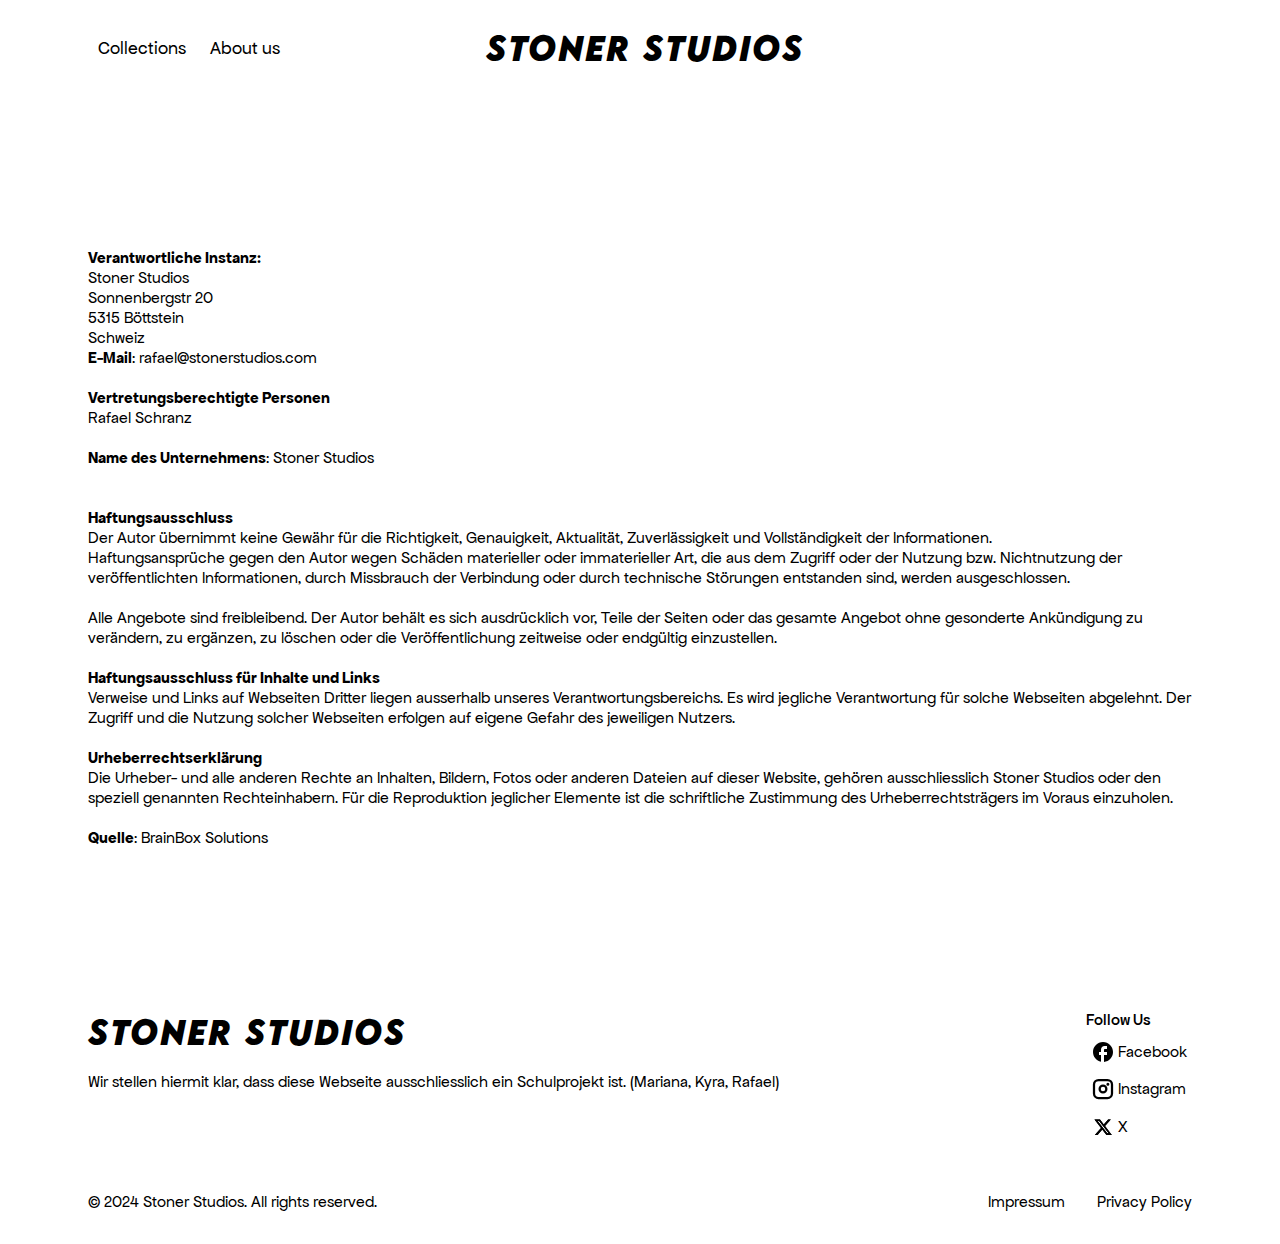
<file: impressum.html>
<!DOCTYPE html>
<html lang="en">
  <head>
    <meta charset="utf-8" />
    <meta name="viewport" content="width=device-width, initial-scale=1" />
    <title>Impressum - Stoner Studios</title>
    <link rel="stylesheet" href="./css/common.css" />
    <link rel="stylesheet" href="./css/legal.css" />
    <link
      id="favicon"
      rel="icon"
      type="image/svg+xml"
      href="./images/favicon/favicon1.svg"
    />
    <link
      rel="stylesheet"
      href="https://cdnjs.cloudflare.com/ajax/libs/font-awesome/4.7.0/css/font-awesome.min.css"
    />
  </head>

  <body>
    <div id="navbar-container"></div>
    <div class="content" id="content" style="display: none">
      <div class="container">
        <div class="content-generator-output">
          <b>Verantwortliche Instanz:</b><br />Stoner Studios
          <br />Sonnenbergstr 20<br />5315 Böttstein<br />Schweiz<br /><strong
            >E-Mail</strong
          >: rafael@stonerstudios.com<br /><br /><strong
            >Vertretungsberechtigte Personen</strong
          ><br />Rafael Schranz<br /><br /><strong>Name des Unternehmens</strong
          >: Stoner Studios <br /><br /><br /><strong>Haftungsausschluss</strong
          ><br />Der Autor übernimmt keine Gewähr für die Richtigkeit,
          Genauigkeit, Aktualität, Zuverlässigkeit und Vollständigkeit der
          Informationen.<br />Haftungsansprüche gegen den Autor wegen Schäden
          materieller oder immaterieller Art, die aus dem Zugriff oder der
          Nutzung bzw. Nichtnutzung der veröffentlichten Informationen, durch
          Missbrauch der Verbindung oder durch technische Störungen entstanden
          sind, werden ausgeschlossen.<br /><br />Alle Angebote sind
          freibleibend. Der Autor behält es sich ausdrücklich vor, Teile der
          Seiten oder das gesamte Angebot ohne gesonderte Ankündigung zu
          verändern, zu ergänzen, zu löschen oder die Veröffentlichung zeitweise
          oder endgültig einzustellen.<br /><br /><strong
            >Haftungsausschluss für Inhalte und Links</strong
          ><br />Verweise und Links auf Webseiten Dritter liegen ausserhalb
          unseres Verantwortungsbereichs. Es wird jegliche Verantwortung für
          solche Webseiten abgelehnt. Der Zugriff und die Nutzung solcher
          Webseiten erfolgen auf eigene Gefahr des jeweiligen Nutzers.<br /><br /><strong
            >Urheberrechtserklärung</strong
          ><br />Die Urheber- und alle anderen Rechte an Inhalten, Bildern,
          Fotos oder anderen Dateien auf dieser Website, gehören ausschliesslich
          Stoner Studios oder den speziell genannten Rechteinhabern. Für die
          Reproduktion jeglicher Elemente ist die schriftliche Zustimmung des
          Urheberrechtsträgers im Voraus einzuholen.<br /><br /><strong
            >Quelle</strong
          >:
          <a
            style="color: inherit; text-decoration: none"
            href="https://brainbox.swiss/"
            >BrainBox Solutions</a
          >
        </div>
      </div>
    </div>
    <!-- footer -->

    <div id="footer-container"></div>
    <!-- Javascript -->

    <script src="./js/common.js"></script>
    <script src="./js/components.js"></script>
  </body>
</html>
</file>
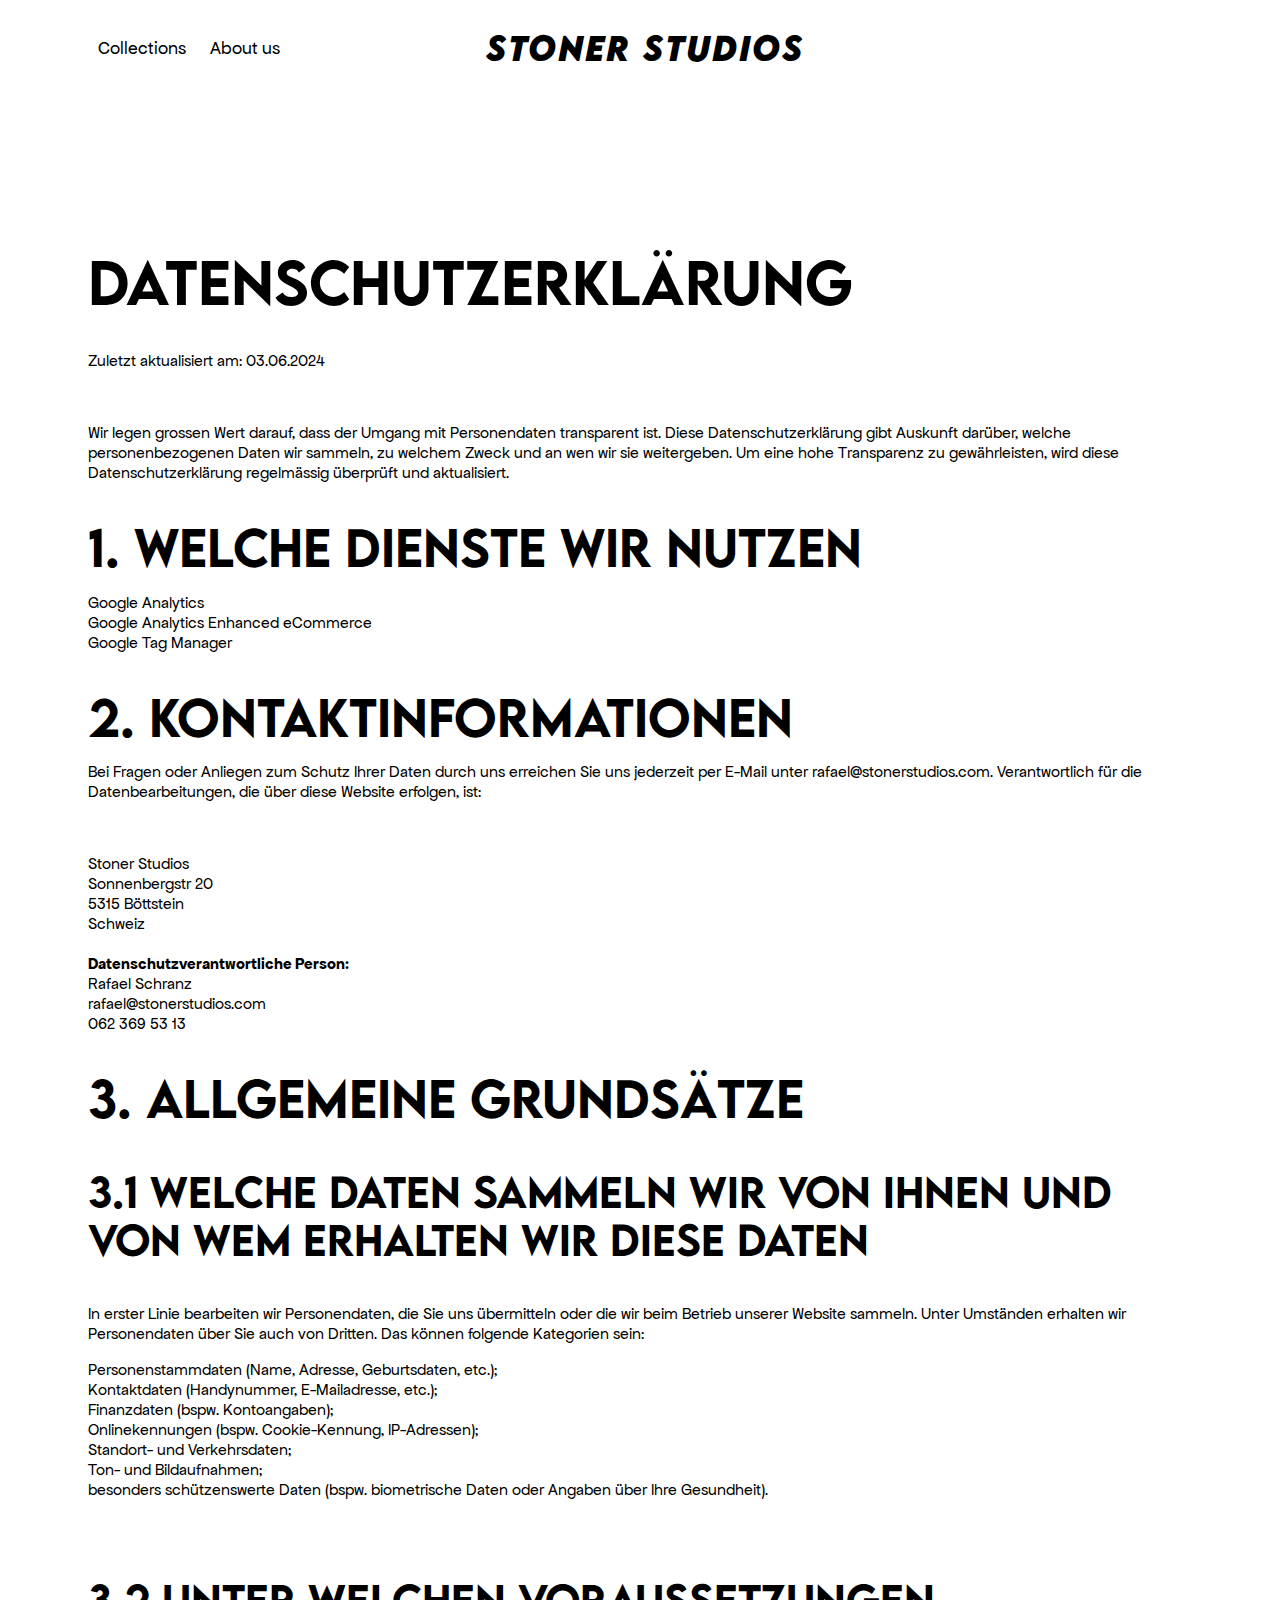
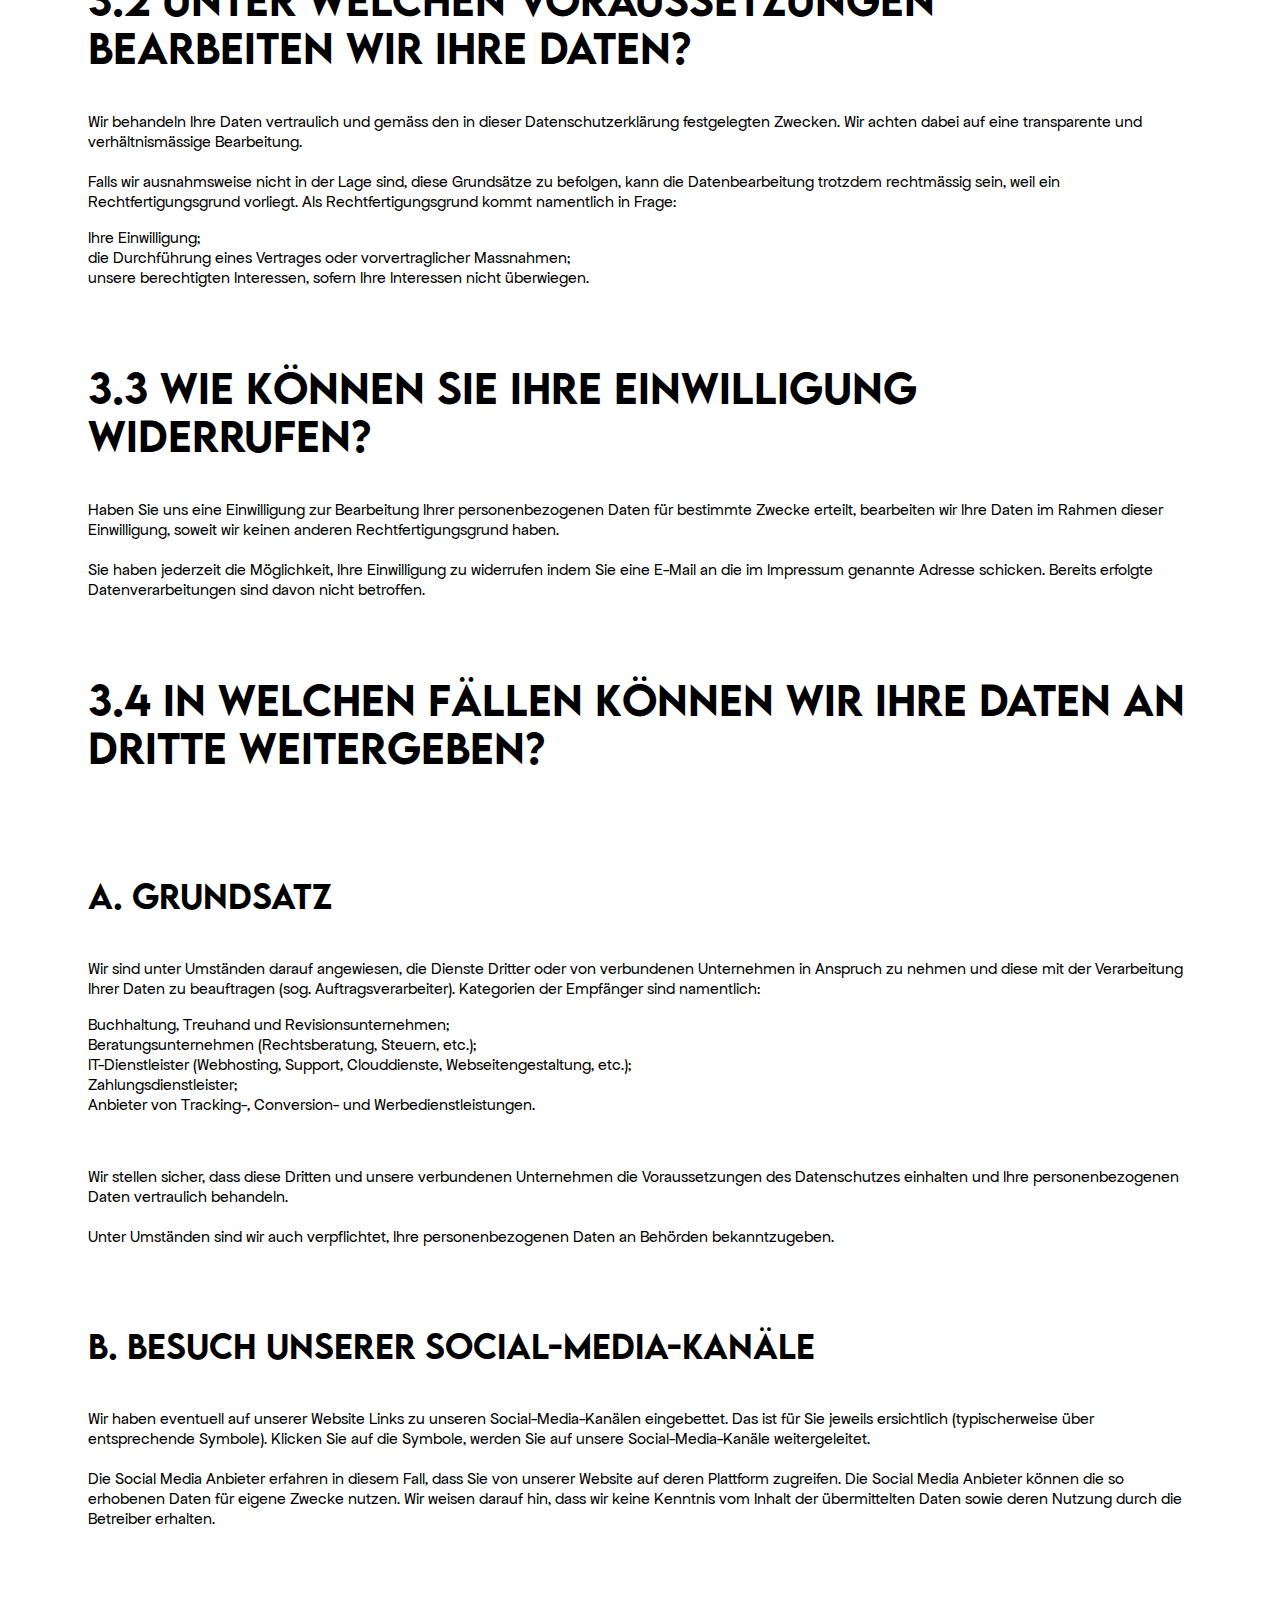
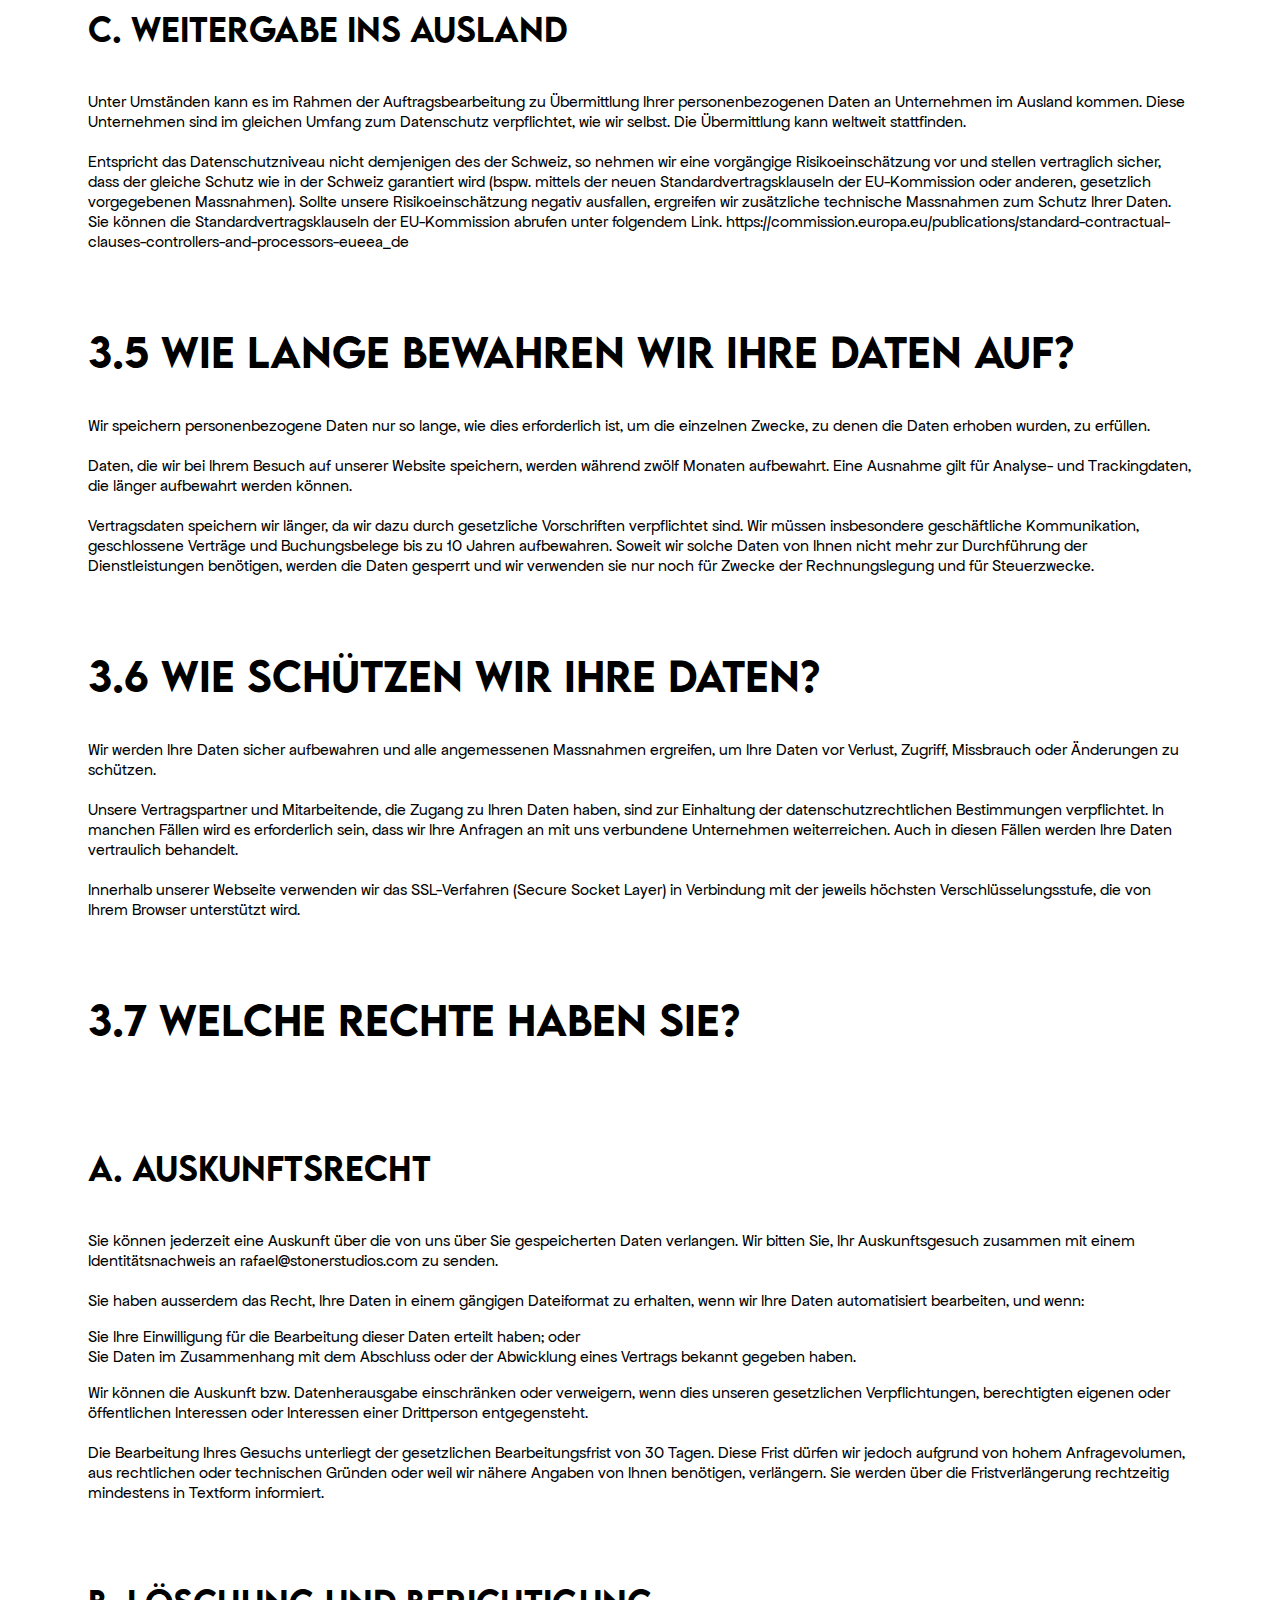
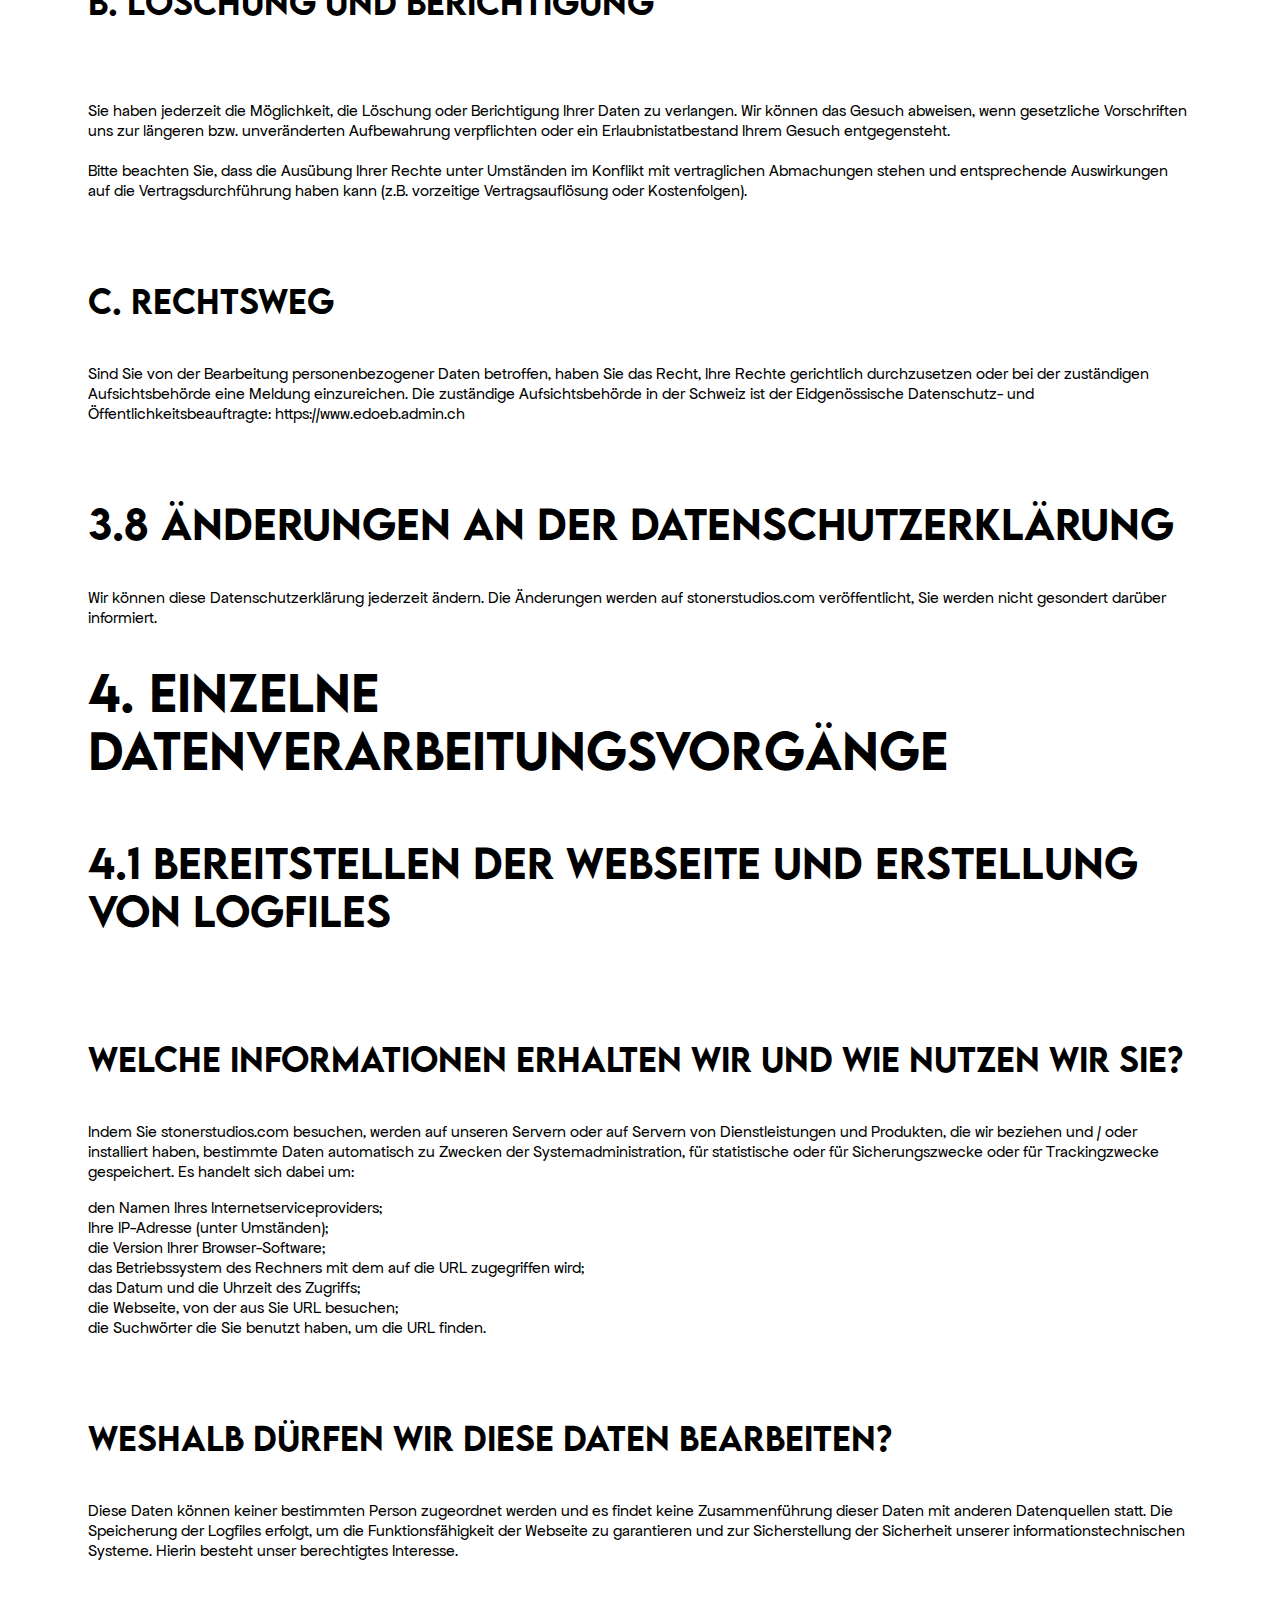
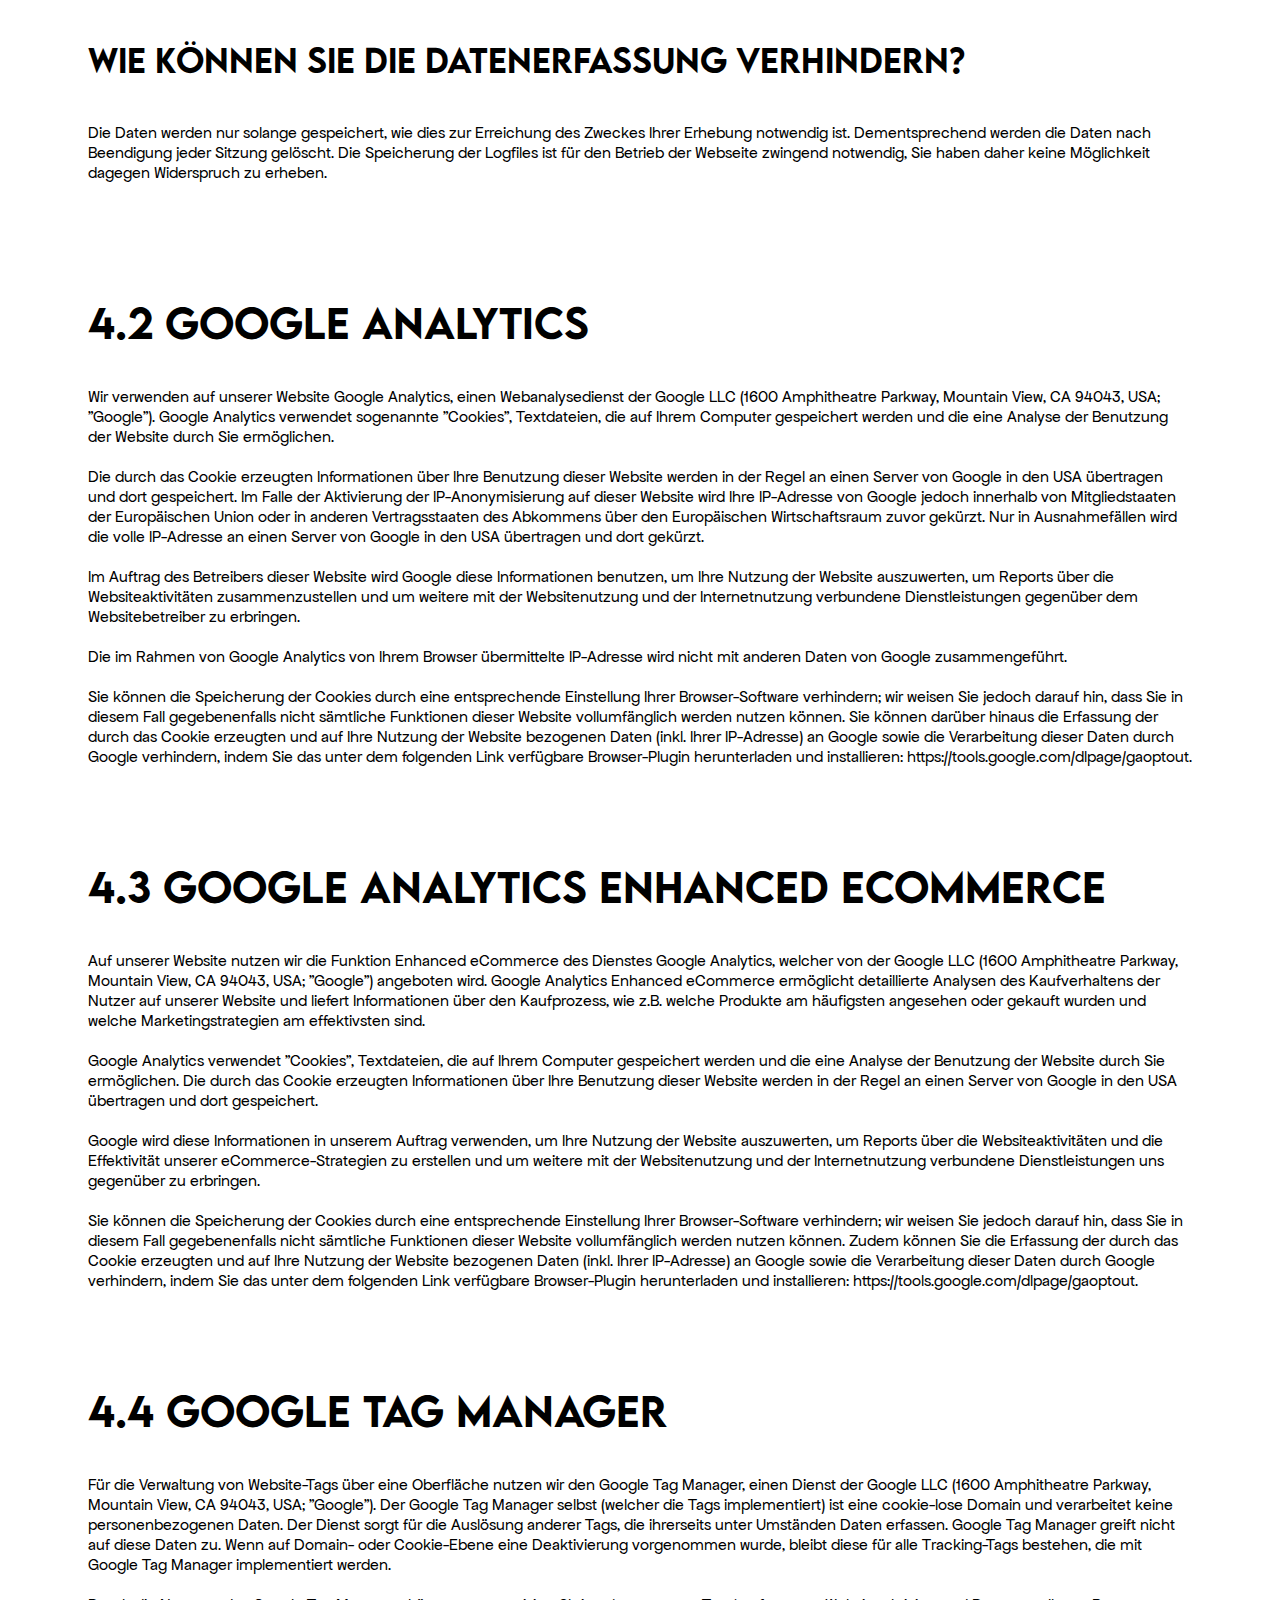
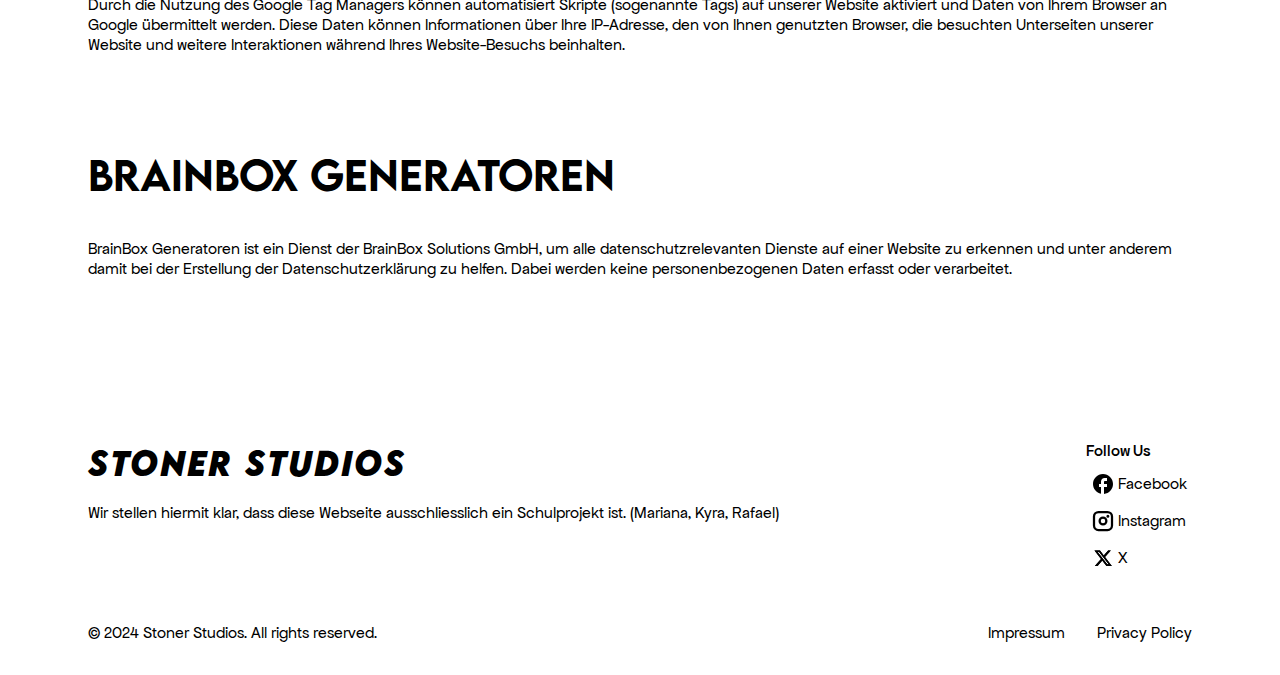
<file: privacy-policy.html>
<!DOCTYPE html>
<html lang="en">
  <head>
    <meta charset="utf-8" />
    <meta name="viewport" content="width=device-width, initial-scale=1" />
    <title>Privacy Policy - Stoner Studios</title>
    <link rel="stylesheet" href="./css/common.css" />
    <link rel="stylesheet" href="./css/legal.css" />
    <link
      id="favicon"
      rel="icon"
      type="image/svg+xml"
      href="./images/favicon/favicon1.svg"
    />
    <link
      rel="stylesheet"
      href="https://cdnjs.cloudflare.com/ajax/libs/font-awesome/4.7.0/css/font-awesome.min.css"
    />
  </head>

  <body>
    <div id="navbar-container"></div>
    <div class="content" id="content" style="display: none">
      <div class="container">
        <div class="content-generator-output">
          <h1>Datenschutzerklärung</h1>
          <br />
          <p>Zuletzt aktualisiert am: 03.06.2024</p>
          <br />
          <p>
            Wir legen grossen Wert darauf, dass der Umgang mit Personendaten
            transparent ist. Diese Datenschutzerklärung gibt Auskunft darüber,
            welche personenbezogenen Daten wir sammeln, zu welchem Zweck und an
            wen wir sie weitergeben. Um eine hohe Transparenz zu gewährleisten,
            wird diese Datenschutzerklärung regelmässig überprüft und
            aktualisiert.
          </p>
          <br />
          <h2>1. Welche Dienste wir nutzen</h2>
          <p></p>
          <ul>
            <li><span>Google Analytics</span></li>
            <li><span>Google Analytics Enhanced eCommerce</span></li>
            <li><span>Google Tag Manager</span></li>
          </ul>
          <p></p>
          <br />
          <h2>2. Kontaktinformationen</h2>
          <p>
            Bei Fragen oder Anliegen zum Schutz Ihrer Daten durch uns erreichen
            Sie uns jederzeit per E-Mail unter rafael@stonerstudios.com.
            Verantwortlich für die Datenbearbeitungen, die über diese Website
            erfolgen, ist:
          </p>
          <br />
          <p>
            Stoner Studios<br />Sonnenbergstr 20<br />5315 Böttstein<br />Schweiz<br /><br /><strong
              >Datenschutzverantwortliche Person:</strong
            ><br />Rafael Schranz<br />rafael@stonerstudios.com<br />062 369 53
            13
          </p>
          <br />
          <h2>3. Allgemeine Grundsätze</h2>
          <h3>
            3.1 Welche Daten sammeln wir von Ihnen und von wem erhalten wir
            diese Daten
          </h3>
          <p>
            In erster Linie bearbeiten wir Personendaten, die Sie uns
            übermitteln oder die wir beim Betrieb unserer Website sammeln. Unter
            Umständen erhalten wir Personendaten über Sie auch von Dritten. Das
            können folgende Kategorien sein:
          </p>
          <ul>
            <li>Personenstammdaten (Name, Adresse, Geburtsdaten, etc.);</li>
            <li>Kontaktdaten (Handynummer, E-Mailadresse, etc.);</li>
            <li>Finanzdaten (bspw. Kontoangaben);</li>
            <li>Onlinekennungen (bspw. Cookie-Kennung, IP-Adressen);</li>
            <li>Standort- und Verkehrsdaten;</li>
            <li>Ton- und Bildaufnahmen;</li>
            <li>
              besonders schützenswerte Daten (bspw. biometrische Daten oder
              Angaben über Ihre Gesundheit).
            </li>
          </ul>
          <br />
          <h3>3.2 Unter welchen Voraussetzungen bearbeiten wir Ihre Daten?</h3>
          <p>
            Wir behandeln Ihre Daten vertraulich und gemäss den in dieser
            Datenschutzerklärung festgelegten Zwecken. Wir achten dabei auf eine
            transparente und verhältnismässige Bearbeitung.<br /><br />Falls wir
            ausnahmsweise nicht in der Lage sind, diese Grundsätze zu befolgen,
            kann die Datenbearbeitung trotzdem rechtmässig sein, weil ein
            Rechtfertigungsgrund vorliegt. Als Rechtfertigungsgrund kommt
            namentlich in Frage:
          </p>
          <ul>
            <li>Ihre Einwilligung;</li>
            <li>
              die Durchführung eines Vertrages oder vorvertraglicher Massnahmen;
            </li>
            <li>
              unsere berechtigten Interessen, sofern Ihre Interessen nicht
              überwiegen.
            </li>
          </ul>
          <br />
          <h3>3.3 Wie können Sie Ihre Einwilligung widerrufen?</h3>
          <p>
            Haben Sie uns eine Einwilligung zur Bearbeitung Ihrer
            personenbezogenen Daten für bestimmte Zwecke erteilt, bearbeiten wir
            Ihre Daten im Rahmen dieser Einwilligung, soweit wir keinen anderen
            Rechtfertigungsgrund haben.<br /><br />Sie haben jederzeit die
            Möglichkeit, Ihre Einwilligung zu widerrufen indem Sie eine E-Mail
            an die im Impressum genannte Adresse schicken. Bereits erfolgte
            Datenverarbeitungen sind davon nicht betroffen.
          </p>
          <br />
          <h3>
            3.4 In welchen Fällen können wir Ihre Daten an Dritte weitergeben?
          </h3>
          <br />
          <h4>a. Grundsatz</h4>
          <p>
            Wir sind unter Umständen darauf angewiesen, die Dienste Dritter oder
            von verbundenen Unternehmen in Anspruch zu nehmen und diese mit der
            Verarbeitung Ihrer Daten zu beauftragen (sog. Auftragsverarbeiter).
            Kategorien der Empfänger sind namentlich:
          </p>
          <ul>
            <li>Buchhaltung, Treuhand und Revisionsunternehmen;</li>
            <li>Beratungsunternehmen (Rechtsberatung, Steuern, etc.);</li>
            <li>
              IT-Dienstleister (Webhosting, Support, Clouddienste,
              Webseitengestaltung, etc.);
            </li>
            <li>Zahlungsdienstleister;</li>
            <li>
              Anbieter von Tracking-, Conversion- und Werbedienstleistungen.
            </li>
          </ul>
          <br />
          <p>
            Wir stellen sicher, dass diese Dritten und unsere verbundenen
            Unternehmen die Voraussetzungen des Datenschutzes einhalten und Ihre
            personenbezogenen Daten vertraulich behandeln.<br /><br />Unter
            Umständen sind wir auch verpflichtet, Ihre personenbezogenen Daten
            an Behörden bekanntzugeben.
          </p>
          <br />
          <h4>b. Besuch unserer Social-Media-Kanäle</h4>
          <p>
            Wir haben eventuell auf unserer Website Links zu unseren
            Social-Media-Kanälen eingebettet. Das ist für Sie jeweils
            ersichtlich (typischerweise über entsprechende Symbole). Klicken Sie
            auf die Symbole, werden Sie auf unsere Social-Media-Kanäle
            weitergeleitet.<br /><br />Die Social Media Anbieter erfahren in
            diesem Fall, dass Sie von unserer Website auf deren Plattform
            zugreifen. Die Social Media Anbieter können die so erhobenen Daten
            für eigene Zwecke nutzen. Wir weisen darauf hin, dass wir keine
            Kenntnis vom Inhalt der übermittelten Daten sowie deren Nutzung
            durch die Betreiber erhalten.
          </p>
          <br />
          <h4>c. Weitergabe ins Ausland</h4>
          <p>
            Unter Umständen kann es im Rahmen der Auftragsbearbeitung zu
            Übermittlung Ihrer personenbezogenen Daten an Unternehmen im Ausland
            kommen. Diese Unternehmen sind im gleichen Umfang zum Datenschutz
            verpflichtet, wie wir selbst. Die Übermittlung kann weltweit
            stattfinden.<br /><br />Entspricht das Datenschutzniveau nicht
            demjenigen des der Schweiz, so nehmen wir eine vorgängige
            Risikoeinschätzung vor und stellen vertraglich sicher, dass der
            gleiche Schutz wie in der Schweiz garantiert wird (bspw. mittels der
            neuen Standardvertragsklauseln der EU-Kommission oder anderen,
            gesetzlich vorgegebenen Massnahmen). Sollte unsere
            Risikoeinschätzung negativ ausfallen, ergreifen wir zusätzliche
            technische Massnahmen zum Schutz Ihrer Daten. Sie können die
            Standardvertragsklauseln der EU-Kommission abrufen unter folgendem
            Link.
            https://commission.europa.eu/publications/standard-contractual-clauses-controllers-and-processors-eueea_de
          </p>
          <br />
          <h3>3.5 Wie lange bewahren wir Ihre Daten auf?</h3>
          <p>
            Wir speichern personenbezogene Daten nur so lange, wie dies
            erforderlich ist, um die einzelnen Zwecke, zu denen die Daten
            erhoben wurden, zu erfüllen.<br /><br />Daten, die wir bei Ihrem
            Besuch auf unserer Website speichern, werden während zwölf Monaten
            aufbewahrt. Eine Ausnahme gilt für Analyse- und Trackingdaten, die
            länger aufbewahrt werden können.<br /><br />Vertragsdaten speichern
            wir länger, da wir dazu durch gesetzliche Vorschriften verpflichtet
            sind. Wir müssen insbesondere geschäftliche Kommunikation,
            geschlossene Verträge und Buchungsbelege bis zu 10 Jahren
            aufbewahren. Soweit wir solche Daten von Ihnen nicht mehr zur
            Durchführung der Dienstleistungen benötigen, werden die Daten
            gesperrt und wir verwenden sie nur noch für Zwecke der
            Rechnungslegung und für Steuerzwecke.
          </p>
          <br />
          <h3>3.6 Wie schützen wir Ihre Daten?</h3>
          <p>
            Wir werden Ihre Daten sicher aufbewahren und alle angemessenen
            Massnahmen ergreifen, um Ihre Daten vor Verlust, Zugriff, Missbrauch
            oder Änderungen zu schützen.<br /><br />Unsere Vertragspartner und
            Mitarbeitende, die Zugang zu Ihren Daten haben, sind zur Einhaltung
            der datenschutzrechtlichen Bestimmungen verpflichtet. In manchen
            Fällen wird es erforderlich sein, dass wir Ihre Anfragen an mit uns
            verbundene Unternehmen weiterreichen. Auch in diesen Fällen werden
            Ihre Daten vertraulich behandelt.<br /><br />Innerhalb unserer
            Webseite verwenden wir das SSL-Verfahren (Secure Socket Layer) in
            Verbindung mit der jeweils höchsten Verschlüsselungsstufe, die von
            Ihrem Browser unterstützt wird.
          </p>
          <br />
          <h3>3.7 Welche Rechte haben Sie?</h3>
          <br />
          <h4>a. Auskunftsrecht</h4>
          <p>
            Sie können jederzeit eine Auskunft über die von uns über Sie
            gespeicherten Daten verlangen. Wir bitten Sie, Ihr Auskunftsgesuch
            zusammen mit einem Identitätsnachweis an rafael@stonerstudios.com zu
            senden.<br /><br />Sie haben ausserdem das Recht, Ihre Daten in
            einem gängigen Dateiformat zu erhalten, wenn wir Ihre Daten
            automatisiert bearbeiten, und wenn:
          </p>
          <ul>
            <li>
              Sie Ihre Einwilligung für die Bearbeitung dieser Daten erteilt
              haben; oder
            </li>
            <li>
              Sie Daten im Zusammenhang mit dem Abschluss oder der Abwicklung
              eines Vertrags bekannt gegeben haben.
            </li>
          </ul>
          <p>
            Wir können die Auskunft bzw. Datenherausgabe einschränken oder
            verweigern, wenn dies unseren gesetzlichen Verpflichtungen,
            berechtigten eigenen oder öffentlichen Interessen oder Interessen
            einer Drittperson entgegensteht.<br /><br />Die Bearbeitung Ihres
            Gesuchs unterliegt der gesetzlichen Bearbeitungsfrist von 30 Tagen.
            Diese Frist dürfen wir jedoch aufgrund von hohem Anfragevolumen, aus
            rechtlichen oder technischen Gründen oder weil wir nähere Angaben
            von Ihnen benötigen, verlängern. Sie werden über die
            Fristverlängerung rechtzeitig mindestens in Textform informiert.
          </p>
          <br />
          <h4>b. Löschung und Berichtigung</h4>
          <br />
          <p>
            Sie haben jederzeit die Möglichkeit, die Löschung oder Berichtigung
            Ihrer Daten zu verlangen. Wir können das Gesuch abweisen, wenn
            gesetzliche Vorschriften uns zur längeren bzw. unveränderten
            Aufbewahrung verpflichten oder ein Erlaubnistatbestand Ihrem Gesuch
            entgegensteht.<br /><br />Bitte beachten Sie, dass die Ausübung
            Ihrer Rechte unter Umständen im Konflikt mit vertraglichen
            Abmachungen stehen und entsprechende Auswirkungen auf die
            Vertragsdurchführung haben kann (z.B. vorzeitige Vertragsauflösung
            oder Kostenfolgen).
          </p>
          <br />
          <h4>c. Rechtsweg</h4>
          <p>
            Sind Sie von der Bearbeitung personenbezogener Daten betroffen,
            haben Sie das Recht, Ihre Rechte gerichtlich durchzusetzen oder bei
            der zuständigen Aufsichtsbehörde eine Meldung einzureichen. Die
            zuständige Aufsichtsbehörde in der Schweiz ist der Eidgenössische
            Datenschutz- und Öffentlichkeitsbeauftragte:
            https://www.edoeb.admin.ch
          </p>
          <br />
          <h3>3.8 Änderungen an der Datenschutzerklärung</h3>
          <p>
            Wir können diese Datenschutzerklärung jederzeit ändern. Die
            Änderungen werden auf stonerstudios.com veröffentlicht, Sie werden
            nicht gesondert darüber informiert.
          </p>
          <br />
          <h2>4. Einzelne Datenverarbeitungsvorgänge</h2>
          <br />
          <h3>4.1 Bereitstellen der Webseite und Erstellung von Logfiles</h3>
          <br />
          <h4>Welche Informationen erhalten wir und wie nutzen wir sie?</h4>
          <p>
            Indem Sie stonerstudios.com besuchen, werden auf unseren Servern
            oder auf Servern von Dienstleistungen und Produkten, die wir
            beziehen und / oder installiert haben, bestimmte Daten automatisch
            zu Zwecken der Systemadministration, für statistische oder für
            Sicherungszwecke oder für Trackingzwecke gespeichert. Es handelt
            sich dabei um:
          </p>
          <ul>
            <li>den Namen Ihres Internetserviceproviders;</li>
            <li>Ihre IP-Adresse (unter Umständen);</li>
            <li>die Version Ihrer Browser-Software;</li>
            <li>
              das Betriebssystem des Rechners mit dem auf die URL zugegriffen
              wird;
            </li>
            <li>das Datum und die Uhrzeit des Zugriffs;</li>
            <li>die Webseite, von der aus Sie URL besuchen;</li>
            <li>die Suchwörter die Sie benutzt haben, um die URL finden.</li>
          </ul>
          <br />
          <h4>Weshalb dürfen wir diese Daten bearbeiten?</h4>
          <p>
            Diese Daten können keiner bestimmten Person zugeordnet werden und es
            findet keine Zusammenführung dieser Daten mit anderen Datenquellen
            statt. Die Speicherung der Logfiles erfolgt, um die
            Funktionsfähigkeit der Webseite zu garantieren und zur
            Sicherstellung der Sicherheit unserer informationstechnischen
            Systeme. Hierin besteht unser berechtigtes Interesse.
          </p>
          <br />
          <h4>Wie können Sie die Datenerfassung verhindern?</h4>
          <p>
            Die Daten werden nur solange gespeichert, wie dies zur Erreichung
            des Zweckes Ihrer Erhebung notwendig ist. Dementsprechend werden die
            Daten nach Beendigung jeder Sitzung gelöscht. Die Speicherung der
            Logfiles ist für den Betrieb der Webseite zwingend notwendig, Sie
            haben daher keine Möglichkeit dagegen Widerspruch zu erheben.
          </p>
          <br />
          <br /><br />
          <h3>4.2 Google Analytics</h3>
          <p>
            Wir verwenden auf unserer Website Google Analytics, einen
            Webanalysedienst der Google LLC (1600 Amphitheatre Parkway, Mountain
            View, CA 94043, USA; "Google"). Google Analytics verwendet
            sogenannte "Cookies", Textdateien, die auf Ihrem Computer
            gespeichert werden und die eine Analyse der Benutzung der Website
            durch Sie ermöglichen.<br /><br />Die durch das Cookie erzeugten
            Informationen über Ihre Benutzung dieser Website werden in der Regel
            an einen Server von Google in den USA übertragen und dort
            gespeichert. Im Falle der Aktivierung der IP-Anonymisierung auf
            dieser Website wird Ihre IP-Adresse von Google jedoch innerhalb von
            Mitgliedstaaten der Europäischen Union oder in anderen
            Vertragsstaaten des Abkommens über den Europäischen Wirtschaftsraum
            zuvor gekürzt. Nur in Ausnahmefällen wird die volle IP-Adresse an
            einen Server von Google in den USA übertragen und dort gekürzt.<br /><br />Im
            Auftrag des Betreibers dieser Website wird Google diese
            Informationen benutzen, um Ihre Nutzung der Website auszuwerten, um
            Reports über die Websiteaktivitäten zusammenzustellen und um weitere
            mit der Websitenutzung und der Internetnutzung verbundene
            Dienstleistungen gegenüber dem Websitebetreiber zu erbringen.<br /><br />Die
            im Rahmen von Google Analytics von Ihrem Browser übermittelte
            IP-Adresse wird nicht mit anderen Daten von Google
            zusammengeführt.<br /><br />Sie können die Speicherung der Cookies
            durch eine entsprechende Einstellung Ihrer Browser-Software
            verhindern; wir weisen Sie jedoch darauf hin, dass Sie in diesem
            Fall gegebenenfalls nicht sämtliche Funktionen dieser Website
            vollumfänglich werden nutzen können. Sie können darüber hinaus die
            Erfassung der durch das Cookie erzeugten und auf Ihre Nutzung der
            Website bezogenen Daten (inkl. Ihrer IP-Adresse) an Google sowie die
            Verarbeitung dieser Daten durch Google verhindern, indem Sie das
            unter dem folgenden Link verfügbare Browser-Plugin herunterladen und
            installieren: https://tools.google.com/dlpage/gaoptout.
          </p>
          <br /><br />
          <h3>4.3 Google Analytics Enhanced eCommerce</h3>
          <p>
            Auf unserer Website nutzen wir die Funktion Enhanced eCommerce des
            Dienstes Google Analytics, welcher von der Google LLC (1600
            Amphitheatre Parkway, Mountain View, CA 94043, USA; "Google")
            angeboten wird. Google Analytics Enhanced eCommerce ermöglicht
            detaillierte Analysen des Kaufverhaltens der Nutzer auf unserer
            Website und liefert Informationen über den Kaufprozess, wie z.B.
            welche Produkte am häufigsten angesehen oder gekauft wurden und
            welche Marketingstrategien am effektivsten sind.<br /><br />Google
            Analytics verwendet "Cookies", Textdateien, die auf Ihrem Computer
            gespeichert werden und die eine Analyse der Benutzung der Website
            durch Sie ermöglichen. Die durch das Cookie erzeugten Informationen
            über Ihre Benutzung dieser Website werden in der Regel an einen
            Server von Google in den USA übertragen und dort gespeichert.<br /><br />Google
            wird diese Informationen in unserem Auftrag verwenden, um Ihre
            Nutzung der Website auszuwerten, um Reports über die
            Websiteaktivitäten und die Effektivität unserer eCommerce-Strategien
            zu erstellen und um weitere mit der Websitenutzung und der
            Internetnutzung verbundene Dienstleistungen uns gegenüber zu
            erbringen.<br /><br />Sie können die Speicherung der Cookies durch
            eine entsprechende Einstellung Ihrer Browser-Software verhindern;
            wir weisen Sie jedoch darauf hin, dass Sie in diesem Fall
            gegebenenfalls nicht sämtliche Funktionen dieser Website
            vollumfänglich werden nutzen können. Zudem können Sie die Erfassung
            der durch das Cookie erzeugten und auf Ihre Nutzung der Website
            bezogenen Daten (inkl. Ihrer IP-Adresse) an Google sowie die
            Verarbeitung dieser Daten durch Google verhindern, indem Sie das
            unter dem folgenden Link verfügbare Browser-Plugin herunterladen und
            installieren: https://tools.google.com/dlpage/gaoptout.
          </p>
          <br /><br />
          <h3>4.4 Google Tag Manager</h3>
          <p>
            Für die Verwaltung von Website-Tags über eine Oberfläche nutzen wir
            den Google Tag Manager, einen Dienst der Google LLC (1600
            Amphitheatre Parkway, Mountain View, CA 94043, USA; "Google"). Der
            Google Tag Manager selbst (welcher die Tags implementiert) ist eine
            cookie-lose Domain und verarbeitet keine personenbezogenen Daten.
            Der Dienst sorgt für die Auslösung anderer Tags, die ihrerseits
            unter Umständen Daten erfassen. Google Tag Manager greift nicht auf
            diese Daten zu. Wenn auf Domain- oder Cookie-Ebene eine
            Deaktivierung vorgenommen wurde, bleibt diese für alle Tracking-Tags
            bestehen, die mit Google Tag Manager implementiert werden.<br /><br />Durch
            die Nutzung des Google Tag Managers können automatisiert Skripte
            (sogenannte Tags) auf unserer Website aktiviert und Daten von Ihrem
            Browser an Google übermittelt werden. Diese Daten können
            Informationen über Ihre IP-Adresse, den von Ihnen genutzten Browser,
            die besuchten Unterseiten unserer Website und weitere Interaktionen
            während Ihres Website-Besuchs beinhalten.
          </p>
          <br /><br />
          <h3>BrainBox Generatoren</h3>
          BrainBox Generatoren ist ein Dienst der
          <a
            style="color: inherit"
            href="https://brainbox.swiss/"
            rel="nofollow"
            target="_blank"
            >BrainBox Solutions GmbH</a
          >, um alle datenschutzrelevanten Dienste auf einer Website zu erkennen
          und unter anderem damit bei der Erstellung der Datenschutzerklärung zu
          helfen. Dabei werden keine personenbezogenen Daten erfasst oder
          verarbeitet.
        </div>
      </div>
    </div>
    <!-- footer -->

    <div id="footer-container"></div>
    <!-- Javascript -->

    <script src="./js/common.js"></script>
    <script src="./js/components.js"></script>
  </body>
</html>
</file>
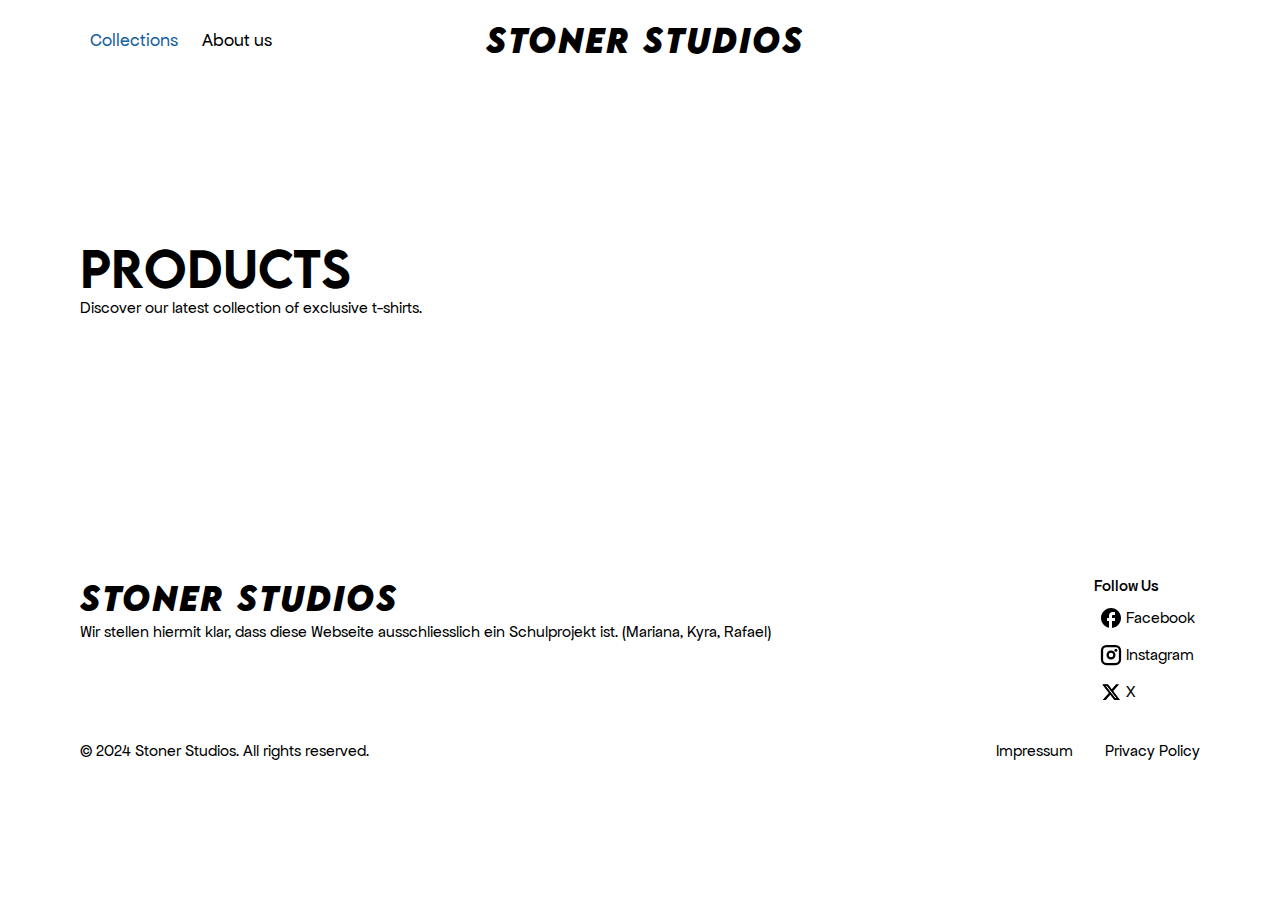
<file: products.html>
<!DOCTYPE html>
<html lang="en">
  <head>
    <meta charset="utf-8" />
    <meta name="viewport" content="width=device-width, initial-scale=1" />
    <title>Products - Stoner Studios</title>
    <link rel="stylesheet" href="./css/common.css" />
    <link rel="stylesheet" href="./css/products.css" />
    <link
      id="favicon"
      rel="icon"
      type="image/svg+xml"
      href="./images/favicon/favicon1.svg"
    />
    <link
      rel="stylesheet"
      href="https://cdnjs.cloudflare.com/ajax/libs/font-awesome/4.7.0/css/font-awesome.min.css"
    />
  </head>

  <body>
    <div id="navbar-container"></div>
    <div id="content" style="display: none">
      <!-- products section -->
      <div class="container">
        <div class="product_wrapper">
          <!-- products heading -->
          <div class="text_button_wrapper">
            <div class="flex_column">
              <h2>Products</h2>
              <p>Discover our latest collection of exclusive t-shirts.</p>
            </div>
          </div>
        </div>

        <div class="collection-list" id="collection-list"></div>
        <div class="product-list" id="product-list"></div>
      </div>
      <div id="footer-container"></div>
    </div>
    <!-- Javascript -->
    <script src="./js/databaseClient.js"></script>
    <script src="./js/components.js"></script>
    <script src="./js/common.js"></script>
    <script src="./js/products.js"></script>
  </body>
</html>
</file>
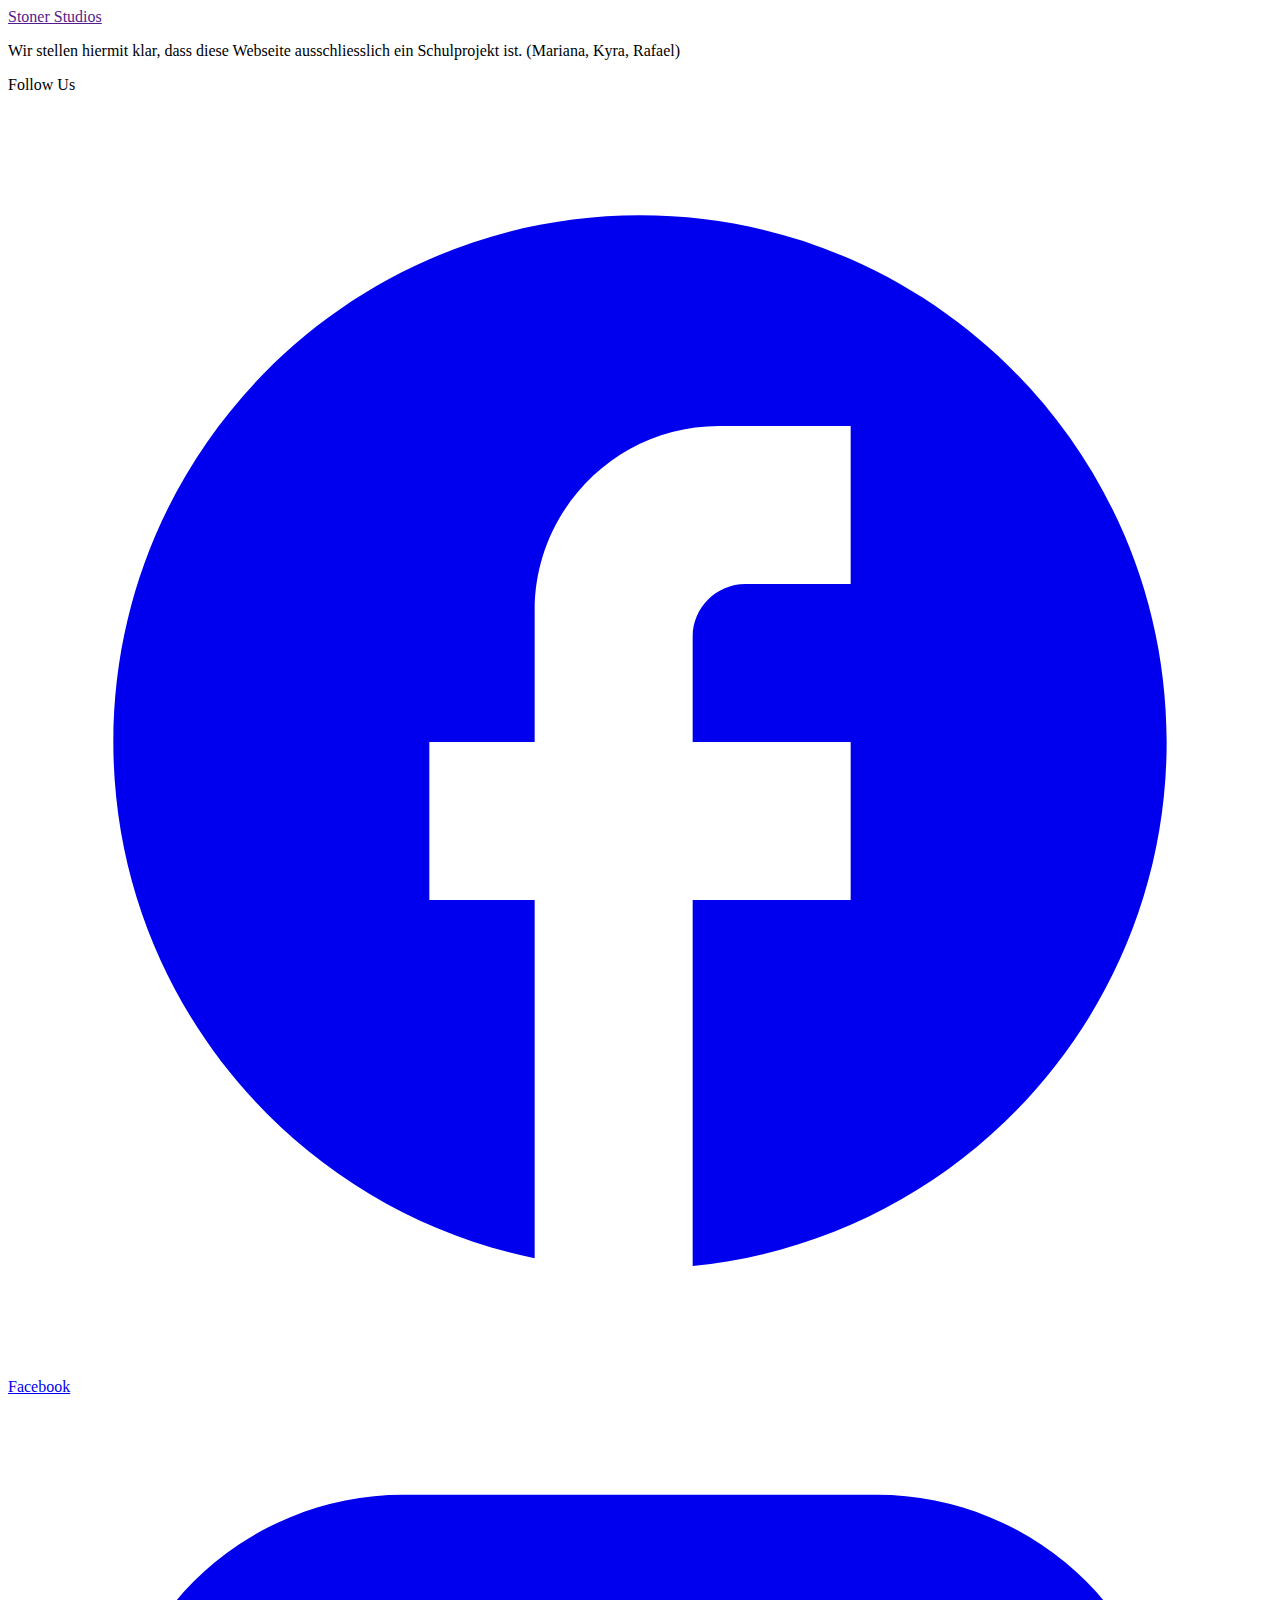
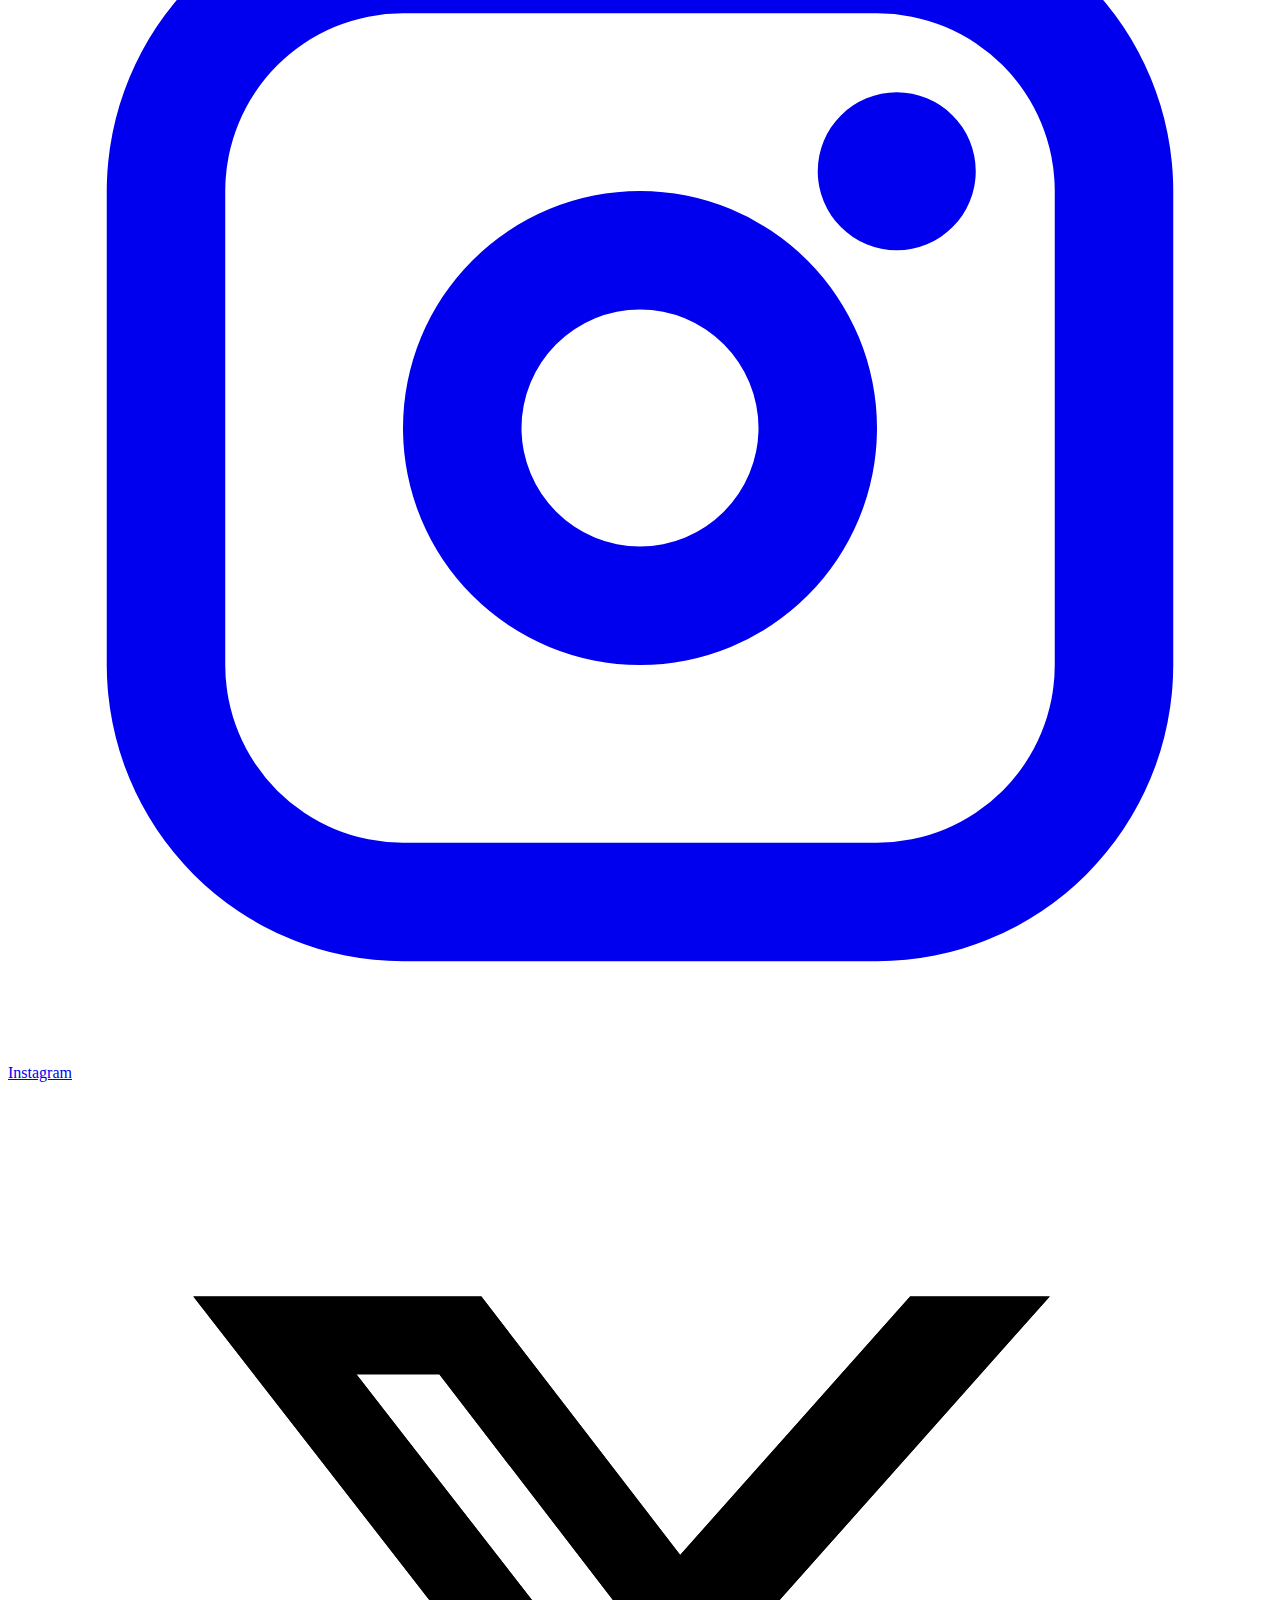
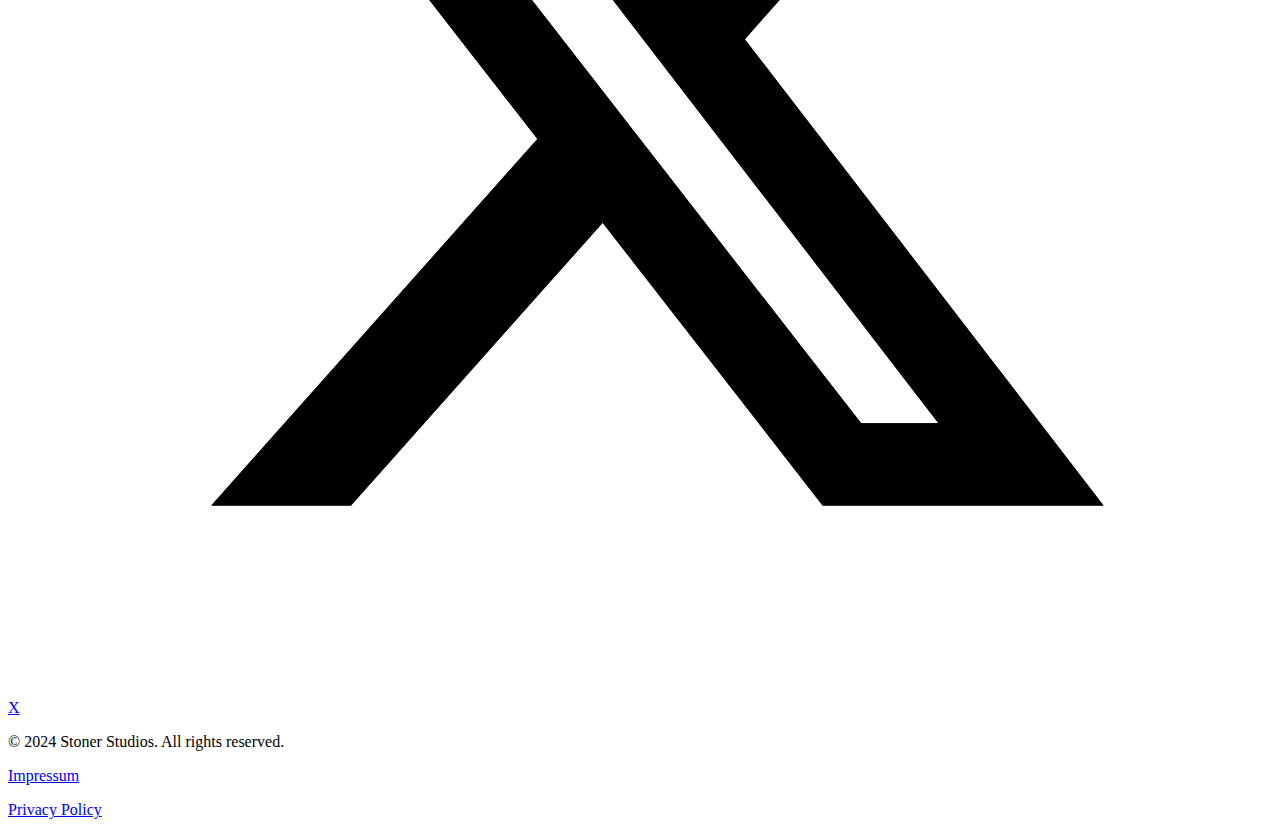
<file: components/footer.html>
<!DOCTYPE html>
<html lang="en">
  <head>
    <meta charset="UTF-8" />
    <meta name="viewport" content="width=device-width, initial-scale=1.0" />
  </head>
  <body>
    <!-- footer -->
    <div class="container">
      <div class="footer_wrapper">
        <!-- footer top -->
        <div class="footer_top">
          <!-- footer left section -->
          <div class="footer_left">
            <a class="logo" href="">Stoner Studios</a>
            <p>
              Wir stellen hiermit klar, dass diese Webseite ausschliesslich ein
              Schulprojekt ist. (Mariana, Kyra, Rafael)
            </p>
          </div>
          <!-- footer right section -->
          <div class="footer_right">
            <p class="text regular semibold">Follow Us</p>
            <a class="link" href="https://www.facebook.com/" target="_blank"
              ><svg
                xmlns="http://www.w3.org/2000/svg"
                xmlns:xlink="http://www.w3.org/1999/xlink"
                aria-hidden="true"
                role="img"
                class="social_icon"
                width="100%"
                height="100%"
                preserveAspectRatio="xMidYMid meet"
                viewBox="0 0 24 24"
              >
                <path
                  fill="currentColor"
                  d="M22 12c0-5.52-4.48-10-10-10S2 6.48 2 12c0 4.84 3.44 8.87 8 9.8V15H8v-3h2V9.5C10 7.57 11.57 6 13.5 6H16v3h-2c-.55 0-1 .45-1 1v2h3v3h-3v6.95c5.05-.5 9-4.76 9-9.95"
                ></path>
              </svg>

              Facebook</a
            >
            <a class="link" href="https://www.Instagram.com/" target="_blank"
              ><svg
                xmlns="http://www.w3.org/2000/svg"
                xmlns:xlink="http://www.w3.org/1999/xlink"
                aria-hidden="true"
                role="img"
                class="social_icon"
                width="100%"
                height="100%"
                preserveAspectRatio="xMidYMid meet"
                viewBox="0 0 256 256"
              >
                <path
                  fill="currentColor"
                  d="M128 80a48 48 0 1 0 48 48a48.05 48.05 0 0 0-48-48m0 72a24 24 0 1 1 24-24a24 24 0 0 1-24 24m48-132H80a60.07 60.07 0 0 0-60 60v96a60.07 60.07 0 0 0 60 60h96a60.07 60.07 0 0 0 60-60V80a60.07 60.07 0 0 0-60-60m36 156a36 36 0 0 1-36 36H80a36 36 0 0 1-36-36V80a36 36 0 0 1 36-36h96a36 36 0 0 1 36 36ZM196 76a16 16 0 1 1-16-16a16 16 0 0 1 16 16"
                ></path>
              </svg>

              Instagram
            </a>
            <a class="link" href="https://www.x.com/ " target="_blank"
              ><svg
                width="100%"
                height="100%"
                viewBox="0 0 25 24"
                xmlns="http://www.w3.org/2000/svg"
                xmlns:xlink="http://www.w3.org/1999/xlink"
                aria-hidden="true"
                role="img"
                class="social_icon"
              >
                <g id="Icon / X">
                  <g id="Vector">
                    <path
                      d="M17.8428 4.24268H20.6029L14.5728 11.0201L21.6667 20.2427H16.1123L11.7618 14.6493L6.78398 20.2427H4.02219L10.4719 12.9935L3.66675 4.24268H9.3622L13.2946 9.3553L17.8428 4.24268ZM16.874 18.6181H18.4035L8.53116 5.78196H6.88995L16.874 18.6181Z"
                      fill="black"
                    />
                    <path
                      d="M17.8428 4.24268H20.6029L14.5728 11.0201L21.6667 20.2427H16.1123L11.7618 14.6493L6.78398 20.2427H4.02219L10.4719 12.9935L3.66675 4.24268H9.3622L13.2946 9.3553L17.8428 4.24268ZM16.874 18.6181H18.4035L8.53116 5.78196H6.88995L16.874 18.6181Z"
                      fill="black"
                      fill-opacity="0.2"
                    />
                    <path
                      d="M17.8428 4.24268H20.6029L14.5728 11.0201L21.6667 20.2427H16.1123L11.7618 14.6493L6.78398 20.2427H4.02219L10.4719 12.9935L3.66675 4.24268H9.3622L13.2946 9.3553L17.8428 4.24268ZM16.874 18.6181H18.4035L8.53116 5.78196H6.88995L16.874 18.6181Z"
                      fill="black"
                      fill-opacity="0.2"
                    />
                    <path
                      d="M17.8428 4.24268H20.6029L14.5728 11.0201L21.6667 20.2427H16.1123L11.7618 14.6493L6.78398 20.2427H4.02219L10.4719 12.9935L3.66675 4.24268H9.3622L13.2946 9.3553L17.8428 4.24268ZM16.874 18.6181H18.4035L8.53116 5.78196H6.88995L16.874 18.6181Z"
                      fill="black"
                      fill-opacity="0.2"
                    />
                    <path
                      d="M17.8428 4.24268H20.6029L14.5728 11.0201L21.6667 20.2427H16.1123L11.7618 14.6493L6.78398 20.2427H4.02219L10.4719 12.9935L3.66675 4.24268H9.3622L13.2946 9.3553L17.8428 4.24268ZM16.874 18.6181H18.4035L8.53116 5.78196H6.88995L16.874 18.6181Z"
                      fill="black"
                      fill-opacity="0.2"
                    />
                    <path
                      d="M17.8428 4.24268H20.6029L14.5728 11.0201L21.6667 20.2427H16.1123L11.7618 14.6493L6.78398 20.2427H4.02219L10.4719 12.9935L3.66675 4.24268H9.3622L13.2946 9.3553L17.8428 4.24268ZM16.874 18.6181H18.4035L8.53116 5.78196H6.88995L16.874 18.6181Z"
                      fill="black"
                      fill-opacity="0.2"
                    />
                    <path
                      d="M17.8428 4.24268H20.6029L14.5728 11.0201L21.6667 20.2427H16.1123L11.7618 14.6493L6.78398 20.2427H4.02219L10.4719 12.9935L3.66675 4.24268H9.3622L13.2946 9.3553L17.8428 4.24268ZM16.874 18.6181H18.4035L8.53116 5.78196H6.88995L16.874 18.6181Z"
                      fill="black"
                      fill-opacity="0.2"
                    />
                    <path
                      d="M17.8428 4.24268H20.6029L14.5728 11.0201L21.6667 20.2427H16.1123L11.7618 14.6493L6.78398 20.2427H4.02219L10.4719 12.9935L3.66675 4.24268H9.3622L13.2946 9.3553L17.8428 4.24268ZM16.874 18.6181H18.4035L8.53116 5.78196H6.88995L16.874 18.6181Z"
                      fill="black"
                      fill-opacity="0.2"
                    />
                    <path
                      d="M17.8428 4.24268H20.6029L14.5728 11.0201L21.6667 20.2427H16.1123L11.7618 14.6493L6.78398 20.2427H4.02219L10.4719 12.9935L3.66675 4.24268H9.3622L13.2946 9.3553L17.8428 4.24268ZM16.874 18.6181H18.4035L8.53116 5.78196H6.88995L16.874 18.6181Z"
                      fill="black"
                      fill-opacity="0.2"
                    />
                  </g>
                </g>
              </svg>

              X</a
            >
          </div>
        </div>

        <!-- footer bottom -->

        <div class="footer_bottom">
          <p>© 2024 Stoner Studios. All rights reserved.</p>
          <div class="footer_legal">
            <a class="nav-link" href="./impressum.html"><p>Impressum</p></a>
            <a class="nav-link" href="./privacy-policy.html">
              <p>Privacy Policy</p></a
            >
          </div>
        </div>
      </div>
    </div>
  </body>
</html>
</file>
<file: css/common.css>
/*Variables*/
:root {
  --color-primary: black;
  --color-secondary: white;
  --color-alternate: #19619f;
}
/* Load local fonts */

@font-face {
  font-family: "Lemon Milk";
  font-weight: 400;
  src: url("../fonts/LEMONMILK-Regular.otf") format("opentype");
}
@font-face {
  font-family: "Lemon Milk";
  font-weight: 400;
  font-style: italic;
  src: url("../fonts/LEMONMILK-RegularItalic.otf") format("opentype");
}
@font-face {
  font-family: "Lemon Milk";
  font-weight: 500;
  src: url("../fonts/LEMONMILK-Medium.otf") format("opentype");
}
@font-face {
  font-family: "Lemon Milk";
  font-weight: 500;
  font-style: italic;
  src: url("../fonts/LEMONMILK-MediumItalic.otf") format("opentype");
}
@font-face {
  font-family: "Lemon Milk";
  font-weight: 700;
  src: url("../fonts/LEMONMILK-Bold.otf") format("opentype");
}
@font-face {
  font-family: "Lemon Milk";
  font-weight: 700;
  font-style: italic;
  src: url("../fonts/LEMONMILK-BoldItalic.otf") format("opentype");
}
@font-face {
  font-family: "Apfel Grotezk";
  font-weight: 400;
  font-style: normal;
  src: url("../fonts/ApfelGrotezk-Regular.woff2") format("woff2");
}
@font-face {
  font-family: "Apfel Grotezk";
  font-weight: 500;
  font-style: normal;
  src: url("../fonts/ApfelGrotezk-Mittel.woff2") format("woff2");
}
@font-face {
  font-family: "Apfel Grotezk";
  font-weight: 700;
  font-style: normal;
  src: url("../fonts/ApfelGrotezk-Fett.woff2") format("woff2");
}
@font-face {
  font-family: "Apfel Grotezk";
  font-weight: 800;
  font-style: normal;
  src: url("../fonts/ApfelGrotezk-Satt.woff2") format("woff2");
}

/* HTML Elements*/

input,
textarea,
select {
  font-family: inherit;
}

body {
  font-family: "Apfel Grotezk";
  font-weight: 400;
}
h1 {
  font-family: "LEMON MILK";
  font-size: 3.5rem;
  font-style: normal;
  font-weight: 500;
  line-height: 120%; /* 4.2rem */
  margin: 0%;
}
h2 {
  font-family: "LEMON MILK";
  font-size: 3rem;
  font-style: normal;
  font-weight: 500;
  line-height: 120%; /* 3.6rem */
  margin: 0%;
}
h3 {
  font-family: "LEMON MILK";
  font-size: 2.5rem;
  font-style: normal;
  font-weight: 500;
  line-height: 120%; /* 3rem */
}
h4 {
  font-family: "LEMON MILK";
  font-size: 2rem;
  font-style: normal;
  font-weight: 500;
  line-height: 130%; /* 2.6rem */
}
h5 {
  font-family: "Apfel Grotezk";
  font-size: 1.25rem;
  font-style: normal;
  font-weight: 500;
  line-height: 150%; /* 1.875rem */
}
a {
  text-decoration: none;
  color: inherit;
}
ul {
  list-style-type: none;
  padding: 0%;
}
button {
  display: flex;
  padding: 0.5rem 1.25rem;
  justify-content: center;
  align-items: center;
  gap: 0.5rem;
  font-family: "Apfel Grotezk";
  border-radius: var(--Border-Radius, 1.875rem);
  font-size: 1rem;
  font-style: normal;
  font-weight: 400;
  line-height: 150%; /* 1.5rem */
  border: 1.5px solid var(--color-primary);
  background-color: var(--color-secondary);
  color: var(--color-primary);
  transition-duration: 0.4s;
  cursor: pointer;
}
button:hover {
  background-color: var(--color-alternate);
  color: var(--color-secondary);
  border-color: var(--color-alternate);
}

img {
  object-fit: cover;
  width: 100%;
  max-width: 100%;
  border-radius: 2rem;
  filter: grayscale(100%);
  transition: 0.6s;
}
img:hover {
  filter: grayscale(0%);
}

form {
  display: flex;
  gap: 0.7rem;
  flex-wrap: wrap;
}

/* text classes */

.text {
  font-family: "Apfel Grotezk";
  line-height: 150%; /* 1.875rem */
  margin: 0%;
}
.text_button_wrapper {
  display: flex;
  justify-content: space-between;
  align-items: center;
  flex-wrap: wrap;
  gap: 1rem;
}

.text.regular {
  font-size: 1rem;
}
.text.medium {
  font-size: 1.125rem;
  font-style: normal;
}

.text.semibold {
  font-weight: 500;
}
.text.large {
  font-size: 1.25rem;
}

/* navbar */
.logo.center {
  margin-left: -12rem;
}

.logo {
  color: var(--color-primary);
  text-align: center;

  font-family: "LEMON MILK";
  font-size: 2rem;
  font-style: italic;
  font-weight: 700;
  line-height: 150%; /* 3rem */
  cursor: pointer;
  text-shadow: -1.2px -1.2px 0 transparent, 1.2px -1.2px 0 transparent,
    -1.2px 1.2px 0 transparent, 1.2px 1.2px 0 transparent;
  transition: text-shadow 1s ease-out, color 1s ease-out; /* Only color will transition smoothly */
  letter-spacing: 2px;
}
.logo:hover {
  color: white; /* This will change instantly */
  text-shadow: -1px -1px 0 #000, 1px -1px 0 #000, -1px 1px 0 #000,
    1px 1px 0 #000;
}

.nav {
  max-width: 1440px;
  height: 5rem;
  position: relative;
  padding-left: 5rem;
  padding-right: 5rem;
  margin: auto;
  display: flex;
  justify-content: space-between;
  align-items: center;
  position: relative;
  z-index: 3;
  background-color: white;
}

.nav > .nav-header > .nav-title {
  display: inline-block;
  font-size: 22px;
  padding: 10px 10px 10px 10px;
}

.nav > .nav-btn {
  display: none;
}

.nav > .nav-items {
  display: inline;
  float: right;
  font-size: 18px;
}

.nav > .nav-items > a {
  display: inline-block;
  padding: 13px 10px 13px 10px;
  text-decoration: none;
}

.nav > #nav-check {
  display: none;
}
.nav-link {
  transition: background-color 0.3s, color 0.3s;
}
.nav-link:hover {
  color: var(--color-alternate);
}
/* Footer */

.footer_top {
  display: flex;
  justify-content: space-between;
  gap: 5rem;
  flex-wrap: wrap;
}
.footer_right {
  display: flex;
  flex-direction: column;
  gap: 0.2rem;
}

.footer_bottom {
  margin-top: 2rem;
  margin-bottom: 1rem;
  display: flex;
  justify-content: space-between;
  align-items: center;
  flex-wrap: wrap;
  text-align: center;
}
.footer_legal {
  display: flex;
  gap: 2rem;
}

.social_link {
  display: flex;
  gap: 0.5rem;
  align-items: center;
}
.social_icon {
  max-width: 1.5rem;
  height: 1.5rem;
  object-fit: cover;
}
.footer-form_wrapper {
  display: grid;
  grid-template-columns: repeat(4, 1fr);
  grid-template-rows: repeat(2, 1fr);
  grid-column-gap: 1rem;
  grid-row-gap: 1rem;
}

/*Form*/
.input {
  padding: 0.75rem 5rem 0.75rem 0.75rem;
  border-radius: 0.2rem;
  font-family: inherit;
}
.footer-form-input1 {
  grid-area: 1 / 1 / 2 / 3;
}
.footer-form-input2 {
  grid-area: 1 / 3 / 2 / 5;
}

.footer-form-input3 {
  grid-area: 2 / 1 / 3 / 4;
}

.footer-form-input4 {
  grid-area: 2 / 4 / 3 / 5;
}
/*social link*/
.link {
  color: black;
  text-decoration: none;
  display: flex;
  align-items: center;
  padding: 5px;
  transition: background-color 0.3s, color 0.3s;
  gap: 0.2rem;
}

.link:hover {
  color: #19619f;
}

.link:active {
  color: white;
  background-color: white;
  transform: scale(0.98);
}

/* custom css classes */

.btn-secondary {
  color: var(--color-secondary);
  background-color: var(--color-primary);
}
.btn-secondary:hover {
  background-color: var(--color-secondary);
  color: var(--color-primary);
}
.container {
  max-width: 1440px;
  margin: auto;
  padding-left: 5rem;
  padding-right: 5rem;
  margin-top: 10rem;
}

.margin-small-top {
  margin-top: 2rem;
}
.margin-xsmall-top {
  margin-top: 1rem;
}
.flex_column {
  display: flex;
  flex-direction: column;
}

/*underline effect nav*/
.nav-items a {
  color: inherit;
  text-decoration: none;
  position: relative;
}

.nav-items a::after {
  content: "";
  position: absolute;
  left: 0;
  bottom: 0;
  width: 100%;
  height: 2px;
  background-color: var(--color-alternate);
  transform: scaleX(0); /* Initially hide the underline */
  transition: transform 0.3s ease;
}

.nav-items a.active::after, /* Show the underline for the active link */
.nav-items a:hover::after, /* Show the underline when hovered */
.nav-items a:focus::after {
  /* Show the underline when focused */
  transform: scaleX(1); /* Expand the underline to cover the text */
}
.nav-items a.active {
  color: var(--color-alternate); /* White text for the active link */
}
.nav-items a.active::after {
  transform: scaleX(0);
}
/* Responsive styles*/

@media only screen and (max-width: 900px) {
  /*html elements*/
  .logo {
    font-size: 1.5rem;
  }
  h1 {
    font-size: 3rem;
    word-wrap: break-word;
  }
  h2 {
    font-size: 2.5rem;
    margin: 0%;
    word-wrap: break-word;
  }
  form {
    justify-content: center;
  }

  /*navbar*/

  .nav {
    padding-left: 2rem;
  }
  .nav > .nav-btn {
    display: inline-block;
    position: absolute;
    right: 0px;
  }
  .nav > .nav-btn > label {
    display: inline-block;
    width: 50px;
    height: 50px;
    padding: 15px;
  }
  .logo.center {
    margin-left: 0%;
  }
  .navbar_icon {
    width: 100%;
  }
  .nav > .nav-items {
    position: absolute;
    display: flex;
    flex-direction: column;
    width: calc(100vw + 2rem);
    background-color: var(--color-secondary);
    transition: all 0.3s ease-in;
    overflow-y: hidden;
    left: -2rem;
    top: 5rem;
    z-index: 100;
    padding-left: 2rem;
    padding-right: 2rem;
    text-align: center;
    justify-content: start;
    overflow: hidden;
  }
  .first_mobile_nav {
    margin-top: 2rem;
  }

  .nav > .nav-items > a {
    display: block;
    width: 100%;
    font-size: 1.5rem;
    margin-left: 1rem;
  }
  .nav > #nav-check:not(:checked) ~ .nav-items {
    height: 0px;
  }
  .nav > #nav-check:checked ~ .nav-items {
    height: calc(100vh - 50px);
    overflow-y: auto;
  }

  /* footer*/
  .footer_top {
    gap: 2rem;
    justify-content: center;
    text-align: center;
  }
  .footer_bottom {
    flex-direction: column;
  }
  .footer_right {
    align-items: center;
  }
  .email_input {
    padding-right: 0.75rem;
  }

  /* Form*/
  .footer-form_wrapper {
    display: flex;
    flex-direction: column;
  }
  /*custom css*/

  .container {
    margin-top: 5rem;
    padding-left: 2rem;
    padding-right: 2rem;
  }
  .margin-small-top {
    margin-top: 1rem;
  }
  .margin-xsmall-top {
    margin-top: 0.5rem;
  }
}

@media only screen and (max-width: 500px) {
  .logo {
    font-size: 1.2rem;
  }
  h1 {
    font-size: 2.5rem;
  }
  h2 {
    font-size: 2rem;
  }
  h3 {
    font-size: 1.5rem;
  }
  h4 {
    font-size: 1.5rem;
  }
}
</file>
<file: css/index.css>
/*Variables*/
:root {
  --color-primary: black;
  --color-secondary: white;
  --color-alternate: #19619f;
}

/* CSS for Homepage */

/*product list*/
.random-product-list {
  margin-top: 2rem;
  display: grid;
  grid-template-columns: 1fr 1fr 1fr;
  column-gap: 5rem;
  gap: 2rem;
}
.random-product-item {
  padding: 1rem;
  display: flex;
  flex-direction: column;
  flex-wrap: wrap;
  gap: 1rem;
}
.random-product-img {
  width: 28rem;
  object-fit: contain;
  filter: grayscale(100%);
  transition: 0.3s;
}

.product-name {
  font-size: inherit;
}
.product-info {
  display: flex;
  justify-content: space-between;
  font-size: 1.2rem;
  font-weight: bold;
}
.product_img:hover {
  filter: grayscale(0%);
}
.product_item {
  margin-top: 2rem;
}

/* img quote*/
.img-quote {
  max-height: 47rem;
  margin-bottom: 2rem;
}
.img-quote_wrapper {
  text-align: center;
}
/*additional styles*/
.hero_wrapper {
  text-align: center;
}
.two-images_grid {
  display: flex;
  gap: 2rem;
  align-items: center;
  margin-top: 5rem;
  flex-wrap: wrap;
  justify-content: center;
}
.image_link {
  max-width: 100%;
  display: flex;
  flex-direction: column;
  align-items: center;
  flex-grow: 1;
  gap: 1rem;
  transition: color 0.5s ease-in-out;
}
.image_link:hover {
  color: var(--color-alternate);
}
.hero_img {
  max-height: 40rem;
}
/* responsive styles */
@media only screen and (max-width: 800px) {
  .random-product-list {
    margin-top: 2rem;
    grid-template-columns: 1fr 1fr;
    column-gap: 2rem;
  }
  .two-images_grid {
    margin-top: 2rem;
  }
  .hero_img {
    max-height: 25rem;
  }
  .product_item {
    text-align: center;
  }
}
@media only screen and (max-width: 600px) {
  .random-product-list {
    grid-template-columns: 1fr;
  }
}
</file>
<file: css/game.css>
/*Variables*/
:root {
  --color-primary: black;
  --color-secondary: white;
}

@font-face {
  font-family: "Lemon Milk";
  font-weight: 200;
  src: url("../fonts/LEMONMILK-Regular.otf") format("opentype");
}

* {
  margin: 0;
  padding: 0;
  box-sizing: border-box;
}
section {
  position: fixed;
  height: 100%;
  width: 100%;
}

button.show-modal,
.modal-box {
  position: fixed;
  left: 50%;
  top: 50%;
  transform: translate(-50%, -50%);
  box-shadow: 0 5px 10px rgba(0, 0, 0, 0.1);
}
section.active .show-modal {
  display: none;
}
.overlay {
  position: fixed;
  height: 100%;
  width: 100%;
  background: rgba(0, 0, 0, 0.1);
  opacity: 0;
  pointer-events: none;
}
section.active .overlay {
  opacity: 1;
  pointer-events: auto;
}
.modal-box {
  display: flex;
  flex-direction: column;
  align-items: center;
  max-width: 550px;
  width: 100%;
  padding: 30px 20px;
  border-radius: 24px;
  border: 1px solid var(--color-primary);
  background-color: #fff;
  opacity: 0;
  pointer-events: none;
  transition: all 0.3s ease;
  transform: translate(-50%, -50%) scale(1.2);
  max-height: 90vh;
  overflow-y: auto;
}
section.active .modal-box {
  opacity: 1;
  pointer-events: auto;
  transform: translate(-50%, -50%) scale(1);
}
.modal-box i {
  font-size: 70px;
  color: #000000;
}
.modal-box h2 {
  margin-top: 20px;
  font-size: 25px;
  font-weight: 500;
  color: #000000;
}
.modal-box h3 {
  font-size: 14px;
  font-weight: 400;
  color: #54595e;
  text-align: center;
  margin-top: 10px;
}

.modal-box .buttons {
  width: 100%;
  display: flex;
  justify-content: flex-end; /* Aligns the button to the right */
  padding: 0 20px; /* Adds horizontal padding */
  box-sizing: border-box; /* Ensures padding is included in the element's total width */
}

.modal-box button {
  font-size: 1rem;
  padding: 0.5rem 1rem;
}

.wrapper {
  padding: 25px;
  border-radius: 10px;
  background: #f8f8f8;
  box-shadow: 0 10px 30px rgba(0, 0, 0, 0.1);
}
.cards,
.card,
.view {
  display: flex;
  align-items: center;
  justify-content: center;
}
.cards {
  height: 400px;
  width: 400px;
  flex-wrap: wrap;
  justify-content: space-between;
}
.cards .card {
  cursor: pointer;
  list-style: none;
  user-select: none;
  position: relative;
  perspective: 1000px;
  transform-style: preserve-3d;
  height: calc(100% / 4 - 10px);
  width: calc(100% / 4 - 10px);
}
.card.shake {
  animation: shake 0.35s ease-in-out;
}
@keyframes shake {
  0%,
  100% {
    transform: translateX(0);
  }
  20% {
    transform: translateX(-13px);
  }
  40% {
    transform: translateX(13px);
  }
  60% {
    transform: translateX(-8px);
  }
  80% {
    transform: translateX(8px);
  }
}
.card .view {
  width: 100%;
  height: 100%;
  position: absolute;
  border-radius: 7px;
  background: #fff;
  pointer-events: none;
  backface-visibility: hidden;
  box-shadow: 0 3px 10px rgba(0, 0, 0, 0.1);
  transition: transform 0.25s linear;
}
.card .front-view img {
  width: 50px;
}
.card .back-view img {
  max-width: 50px;
}
.card .back-view {
  transform: rotateY(-180deg);
}
.card.flip .back-view {
  transform: rotateY(0);
}
.card.flip .front-view {
  transform: rotateY(180deg);
}
@media screen and (max-width: 700px) {
  .cards {
    height: 350px;
    width: 350px;
  }
  .card .front-view img {
    width: 35px;
  }
  .card .back-view img {
    max-width: 50px;
  }
}
@media screen and (max-width: 530px) {
  .cards {
    height: 300px;
    width: 300px;
  }
  .card .front-view img {
    width: 30px;
  }
  .card .back-view img {
    max-width: 40px;
  }
}

/* Form Styles */

.modal-box h2 {
  text-align: center;
}

.modal-box p {
  margin-block-start: 2em;
  margin-block-end: 1em;
  font-family: "Apfel Grotezk";
  font-weight: 400;
}
.modal-box_wrapper {
  display: flex;
  flex-wrap: wrap;
  gap: 10px;
}

.modal-box-input1,
.modal-box-input2,
.modal-box-input3 {
  flex: 1 1 30%;
  padding: 10px;
  border: 1px solid #000;
  border-radius: 5px;
}

.email_input {
  flex: 1 1 100%;
}

.subscribe-container {
  display: flex;
  justify-content: flex-end;
  width: 100%;
}

.subscribe-container button {
  display: inline-block;
  margin-top: 10px;
}

.error-message {
  color: red;
  font-size: 0.8em;
  display: none;
  margin-top: 5px;
  display: none;
}
</file>
<file: css/about-us.css>
/*Variables*/
:root {
  --color-primary: black;
  --color-secondary: white;
  --color-alternate: #19619f;
}

.aboutus_hero_wrapper {
  background-image: url(../images/16.jpg);
  background-size: cover;
  filter: grayscale(100%);
  filter: drop-shadow(50%);
  color: var(--color-secondary);
  height: 60vh;
  display: flex;
  flex-direction: column;
  justify-content: center;
}
.hero_text {
  display: flex;
  align-content: center;
  text-align: center;
  justify-content: center;
  align-items: center;
  flex-direction: column;
}
.ourstory_wrapper {
  display: grid;
  grid-template-columns: 1fr 1fr;
  gap: 2rem;
}
.centered_heading_wrapper {
  text-align: center;
  justify-content: center;
  align-content: center;
  gap: 1rem;
  padding: 0rem 8rem 0rem 8rem;
  display: flex;
  flex-direction: column;
  margin-bottom: 2rem;
}
.ourvalues_wrapper {
  text-align: center;
  justify-content: center;
  align-content: center;
  display: grid;
  grid-template-columns: 1fr 1fr 1fr;
  gap: 1rem;
}
.ourvalues_3item_grid_item {
  padding: 1rem;
}

.ourvalues_3item_grid_item_image {
  height: 2rem;
  width: 2rem;
}
.team_wrapper {
  text-align: center;
  justify-content: center;
  align-content: center;
  display: grid;
  grid-template-columns: 1fr 1fr 1fr;
}
.team_grid_item {
  padding: 1rem;
  display: flex;
  flex-direction: column;
  align-items: center;
  gap: 1.5rem;
}
.team_grid_item_text {
  display: flex;
  flex-direction: column;
  gap: 1rem;
}
.team_grid_item_image {
  height: 10rem;
  width: 10rem;
}
.ourstory_img {
  max-height: 50rem;
}

.team_social_icon{
  transition: color 0.3s;

}
.team_social_icon:hover{
  color: var(--color-alternate);
}
@media only screen and (max-width: 900px) {
  .ourstory_wrapper {
    grid-template-columns: 1fr;
  }
  .ourvalues_wrapper {
    grid-template-columns: 1fr;
  }

  .team_wrapper {
    grid-template-columns: 1fr;
  }
  .centered_heading_wrapper {
    padding: 0rem;
  }
 .aboutus_hero_wrapper {
  height: 90vh;
 }
}

/* CSS background animation */
.animation_body {
  --s: 25vmin;
  --p: calc(var(--s) / 2);
  --c1: black;
  --c2: white;
  --c3: white;
  --bg: var(--c3);
  --d: 12000ms;
  --e: cubic-bezier(0.76, 0, 0.24, 1);

  height: 50vh;
  margin: 4rem 0rem 2rem 0rem;

  background-color: var(--bg);
  background-image: linear-gradient(45deg, var(--c1) 25%, transparent 25%),
    linear-gradient(-45deg, var(--c1) 25%, transparent 25%),
    linear-gradient(45deg, transparent 75%, var(--c2) 75%),
    linear-gradient(-45deg, transparent 75%, var(--c2) 75%);
  background-size: var(--s) var(--s);
  background-position: calc(var(--p) * 1) calc(var(--p) * 0),
    calc(var(--p) * -1) calc(var(--p) * 1),
    calc(var(--p) * 1) calc(var(--p) * -1),
    calc(var(--p) * -1) calc(var(--p) * 0);
  animation: animation_color var(--d) var(--e) infinite,
    animation_position var(--d) var(--e) infinite;
}

@keyframes animation_color {
  0%,
  25% {
    --bg: var(--c3);
  }
  26%,
  50% {
    --bg: var(--c1);
  }
  51%,
  75% {
    --bg: var(--c3);
  }
  76%,
  100% {
    --bg: var(--c2);
  }
}

@keyframes animation_position {
  0% {
    background-position: calc(var(--p) * 1) calc(var(--p) * 0),
      calc(var(--p) * -1) calc(var(--p) * 1),
      calc(var(--p) * 1) calc(var(--p) * -1),
      calc(var(--p) * -1) calc(var(--p) * 0);
  }
  25% {
    background-position: calc(var(--p) * 1) calc(var(--p) * 4),
      calc(var(--p) * -1) calc(var(--p) * 5),
      calc(var(--p) * 1) calc(var(--p) * 3),
      calc(var(--p) * -1) calc(var(--p) * 4);
  }
  50% {
    background-position: calc(var(--p) * 3) calc(var(--p) * 8),
      calc(var(--p) * -3) calc(var(--p) * 9),
      calc(var(--p) * 2) calc(var(--p) * 7),
      calc(var(--p) * -2) calc(var(--p) * 8);
  }
  75% {
    background-position: calc(var(--p) * 3) calc(var(--p) * 12),
      calc(var(--p) * -3) calc(var(--p) * 13),
      calc(var(--p) * 2) calc(var(--p) * 11),
      calc(var(--p) * -2) calc(var(--p) * 12);
  }
  100% {
    background-position: calc(var(--p) * 5) calc(var(--p) * 16),
      calc(var(--p) * -5) calc(var(--p) * 17),
      calc(var(--p) * 5) calc(var(--p) * 15),
      calc(var(--p) * -5) calc(var(--p) * 16);
  }
}

@media (prefers-reduced-motion) {
  .animation_body {
    animation: none;
  }
}
</file>
<file: css/legal.css>
.content-generator-output{
min-height: 55vh;}

body{
    word-wrap: break-word;
}
</file>
<file: css/products.css>
* {
  margin: 0;
  padding: 0;
  box-sizing: border-box;
}

.collection-list {
  display: flex;
  flex-wrap: wrap;
  margin-top: 2rem;
  justify-content: space-between;
}
.collection-item {
  display: flex;
  flex-direction: column;
  align-items: center;
  cursor: pointer;
  width: 20%;
  padding: 0.5rem;
}

.collection-item.selected img {
  filter: grayscale(0%);
}
.collection-image {
  object-fit: cover;
  border-radius: 8px;
  height: 100%;
  
}

.collection-name {
  margin-top: 0.5rem;
  font-size: 1.2rem;
  text-align: center;
}
.product-list {
  display: flex;
  flex-wrap: wrap;
  margin-top: 4rem;
  margin-bottom: 4rem;
}
.product-item {
  padding: 1rem;
  width: 25%;
  display: flex;
  flex-direction: column;
  flex-wrap: wrap;
  gap: 1rem;
  box-sizing: border-box;
}
.product-image {
  width: 100%;
  height: auto;
  filter: grayscale(0%);
}
.product-name {
  font-size: inherit;
}
.product-info {
  display: flex;
  justify-content: space-between;
  font-size: 1.2rem;
  font-weight: bold;
}
.order-button {
  width: 100%;
}
@media only screen and (max-width: 900px) {
  .collection-item {
    width: 50%;
    
  }
  .product-item {
    width: 50%;
  }
 
}
@media only screen and (max-width: 500px) {
  .collection-item {
    width: 100%;
    padding: 0rem;
    margin-bottom: 2rem;
  }
  .product-item {
    width: 100%;
  }
  .collection-image{
    height: 20rem;
  }
}
</file>
